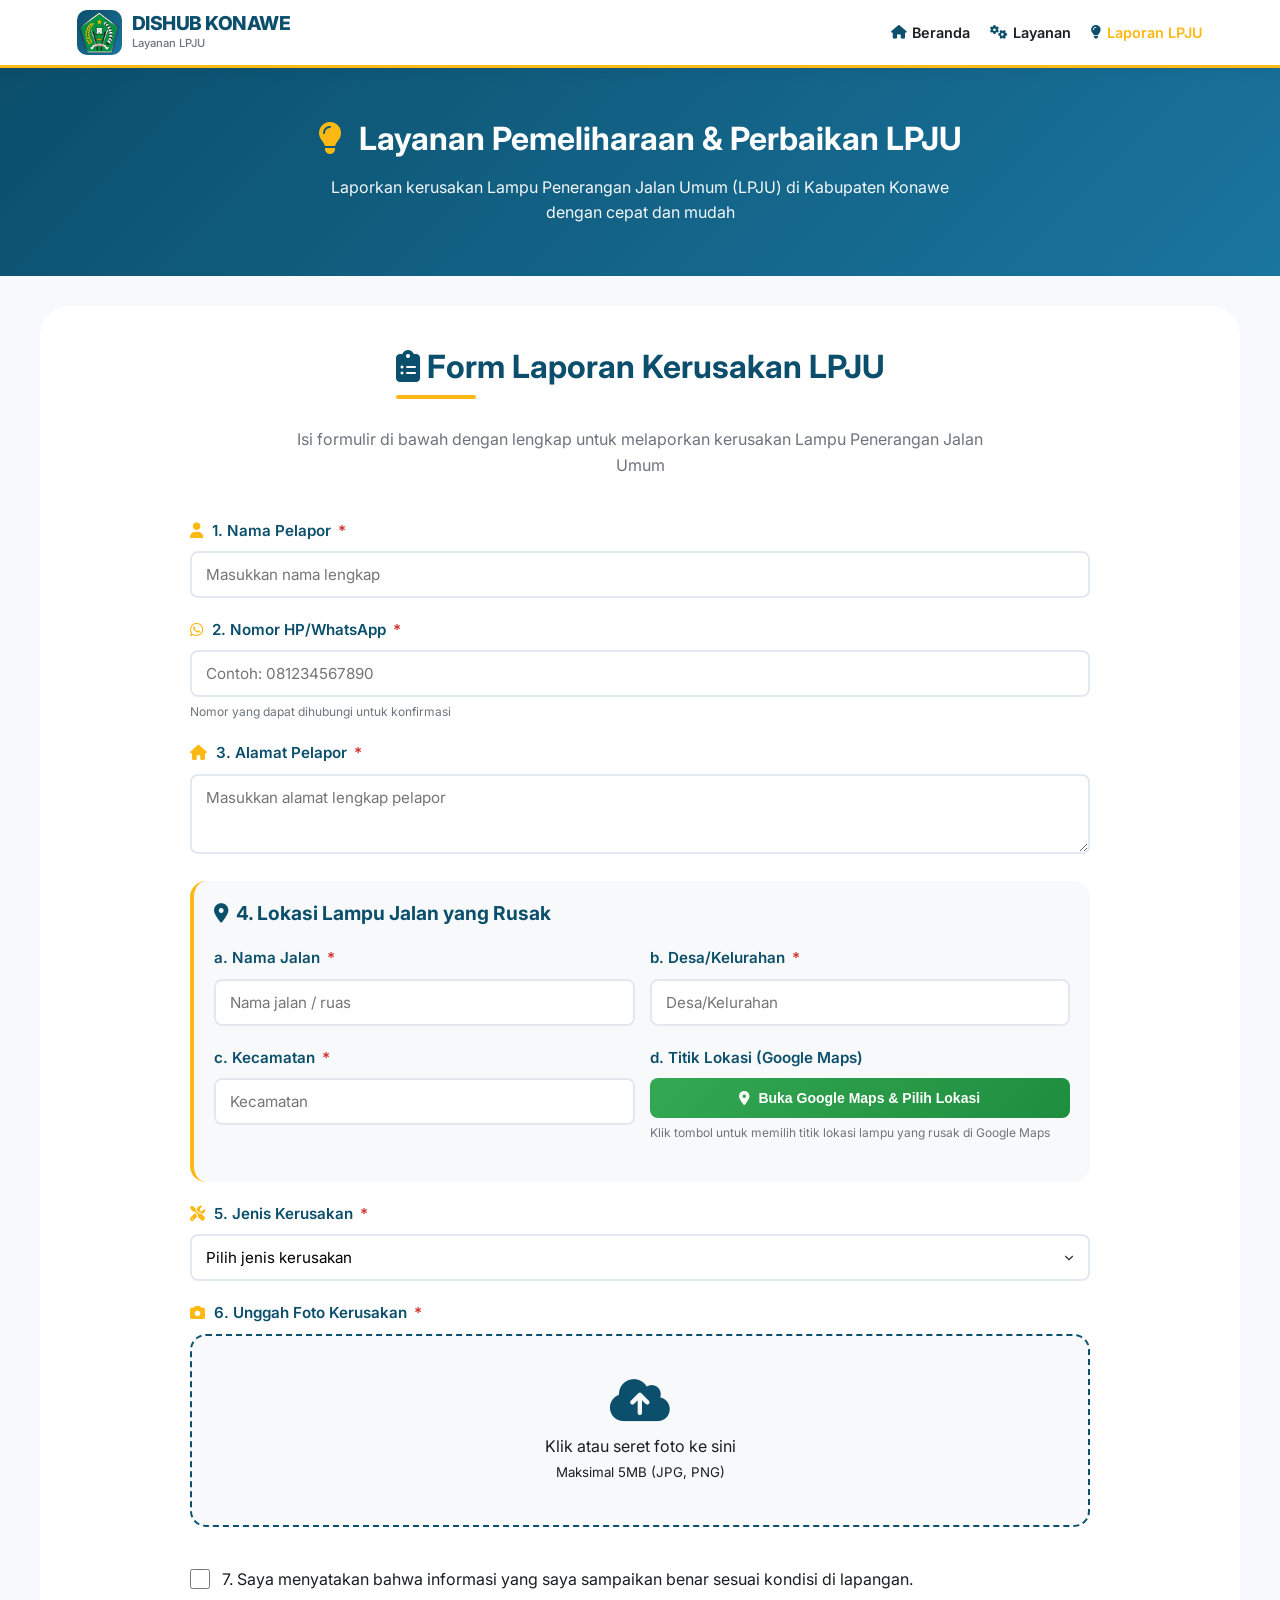
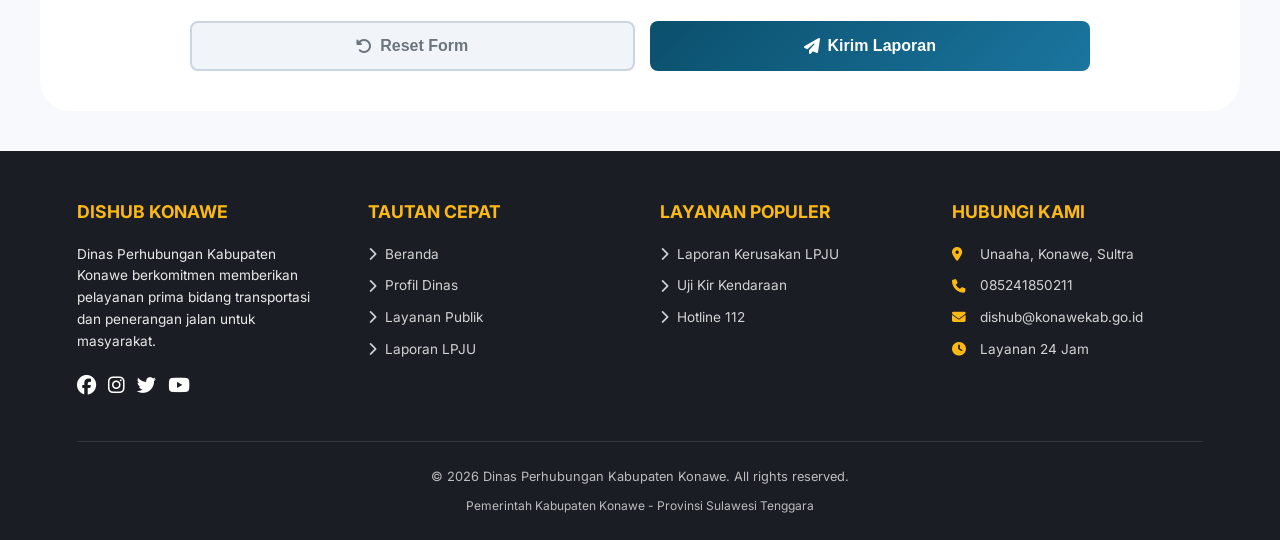
<file: layanan-LPJU.html>
<!DOCTYPE html>
<html lang="id">
<head>
    <meta charset="UTF-8">
    <meta name="viewport" content="width=device-width, initial-scale=1.0, viewport-fit=cover">
    <title>Layanan Pemeliharaan & Perbaikan LPJU - Dishub Konawe</title>

    <!-- Favicon / Icon Tab Browser -->
    <link rel="icon" type="image/png" sizes="32x32" href="img/logo-perhubungan.png">
    <link rel="icon" type="image/png" sizes="16x16" href="img/logo-perhubungan.png">
    <link rel="shortcut icon" href="img/logo-perhubungan.ico">
    
    <!-- Font Awesome Icons -->
    <link rel="stylesheet" href="https://cdnjs.cloudflare.com/ajax/libs/font-awesome/6.4.0/css/all.min.css">
    
    <!-- Google Fonts -->
    <link href="https://fonts.googleapis.com/css2?family=Inter:wght@300;400;500;600;700;800&display=swap" rel="stylesheet">
    
    <!-- CSS Utama -->
    <link rel="stylesheet" href="style-layanan-LPJU.css">
</head>
<body>
    <!-- NAVIGASI - SAMA SEPERTI PELAYANANUJIKIR.HTML -->
    <nav id="navbar">
        <div class="logo">
            <div class="logo-wrapper">
                <div class="logo-icon">
                    <img src="img/LOGO KONAWE.png" alt="Logo Kab. Konawe" class="logo-img" onerror="this.style.display='none'">
                </div>
                <div class="logo-text">
                    <span>DISHUB KONAWE</span>
                    <span>Layanan LPJU</span>
                </div>
            </div>
        </div>
        
        <div class="menu-toggle" id="menuToggle">
            <i class="fas fa-bars"></i>
        </div>

        <ul id="navMenu">
            <li><a href="index.html"><i class="fas fa-home"></i> Beranda</a></li>
            <li><a href="index.html#layanan"><i class="fas fa-cogs"></i> Layanan</a></li>
            <li><a href="#laporan" class="active"><i class="fas fa-lightbulb"></i> Laporan LPJU</a></li>
        </ul>
    </nav>

    <!-- HEADER HALAMAN -->
    <header class="page-header">
        <div class="container">
            <h1><i class="fas fa-lightbulb"></i> Layanan Pemeliharaan & Perbaikan LPJU</h1>
            <p>Laporkan kerusakan Lampu Penerangan Jalan Umum (LPJU) di Kabupaten Konawe dengan cepat dan mudah</p>
        </div>
    </header>

    <!-- KONTEN UTAMA -->
    <main class="lpju-content">
        <div class="container">
            <!-- ===== FORM LAPORAN LPJU ===== -->
            <section id="laporan" class="form-section">
                <div class="section-header">
                    <h2><i class="fas fa-clipboard-list"></i> Form Laporan Kerusakan LPJU</h2>
                    <p class="section-subtitle">Isi formulir di bawah dengan lengkap untuk melaporkan kerusakan Lampu Penerangan Jalan Umum</p>
                </div>

                <div class="form-container">
                    <form id="laporanLPJUForm">
                        <!-- Nama Pelapor -->
                        <div class="form-group">
                            <label for="namaPelapor" class="form-label">
                                <i class="fas fa-user"></i> 1. Nama Pelapor <span class="required">*</span>
                            </label>
                            <input type="text" class="form-control" id="namaPelapor" name="namaPelapor" required placeholder="Masukkan nama lengkap">
                        </div>

                        <!-- Nomor HP -->
                        <div class="form-group">
                            <label for="noHP" class="form-label">
                                <i class="fab fa-whatsapp"></i> 2. Nomor HP/WhatsApp <span class="required">*</span>
                            </label>
                            <input type="tel" class="form-control" id="noHP" name="noHP" required placeholder="Contoh: 081234567890">
                            <small class="form-text">Nomor yang dapat dihubungi untuk konfirmasi</small>
                        </div>

                        <!-- Alamat Pelapor -->
                        <div class="form-group">
                            <label for="alamatPelapor" class="form-label">
                                <i class="fas fa-home"></i> 3. Alamat Pelapor <span class="required">*</span>
                            </label>
                            <textarea class="form-control" id="alamatPelapor" name="alamatPelapor" required rows="2" placeholder="Masukkan alamat lengkap pelapor"></textarea>
                        </div>

                        <!-- Lokasi Lampu Rusak -->
                        <div class="form-subsection">
                            <h3 class="subsection-title"><i class="fas fa-map-marker-alt"></i> 4. Lokasi Lampu Jalan yang Rusak</h3>
                            
                            <div class="form-row">
                                <div class="form-group">
                                    <label for="namaJalan" class="form-label">a. Nama Jalan <span class="required">*</span></label>
                                    <input type="text" class="form-control" id="namaJalan" name="namaJalan" required placeholder="Nama jalan / ruas">
                                </div>

                                <div class="form-group">
                                    <label for="desa" class="form-label">b. Desa/Kelurahan <span class="required">*</span></label>
                                    <input type="text" class="form-control" id="desa" name="desa" required placeholder="Desa/Kelurahan">
                                </div>
                            </div>

                            <div class="form-row">
                                <div class="form-group">
                                    <label for="kecamatan" class="form-label">c. Kecamatan <span class="required">*</span></label>
                                    <input type="text" class="form-control" id="kecamatan" name="kecamatan" required placeholder="Kecamatan">
                                </div>

                                <div class="form-group">
                                    <label for="titikLokasi" class="form-label">d. Titik Lokasi (Google Maps)</label>
                                    <button type="button" class="btn-map-location" id="getLocationBtn">
                                        <i class="fas fa-map-marker-alt"></i> Buka Google Maps & Pilih Lokasi
                                    </button>
                                    <input type="hidden" id="latitude" name="latitude">
                                    <input type="hidden" id="longitude" name="longitude">
                                    <div id="locationDisplay" class="location-display"></div>
                                    <small class="form-text">Klik tombol untuk memilih titik lokasi lampu yang rusak di Google Maps</small>
                                </div>
                            </div>
                        </div>

                        <!-- Jenis Kerusakan -->
                        <div class="form-group">
                            <label for="jenisKerusakan" class="form-label">
                                <i class="fas fa-tools"></i> 5. Jenis Kerusakan <span class="required">*</span>
                            </label>
                            <select class="form-control" id="jenisKerusakan" name="jenisKerusakan" required>
                                <option value="">Pilih jenis kerusakan</option>
                                <option value="Lampu mati total">💡 Lampu mati total</option>
                                <option value="Lampu redup">🌙 Lampu redup / kurang terang</option>
                                <option value="Lampu berkedip-kedip">✨ Lampu berkedip-kedip</option>
                                <option value="Lampu menyala siang hari">☀️ Lampu menyala siang hari</option>
                                <option value="Tiang lampu miring/rusak">🏗️ Tiang lampu miring/rusak</option>
                                <option value="Kabel terputus/rusak">🔌 Kabel terputus/rusak</option>
                                <option value="Box panel rusak">📦 Box panel rusak</option>
                                <option value="Kerusakan lainnya">📝 Kerusakan lainnya</option>
                            </select>
                        </div>

                        <!-- Kerusakan Lainnya (hidden by default) -->
                        <div class="form-group" id="kerusakanLainGroup" style="display:none;">
                            <label for="kerusakanLain" class="form-label">Jelaskan kerusakan lainnya <span class="required">*</span></label>
                            <textarea class="form-control" id="kerusakanLain" name="kerusakanLain" rows="2" placeholder="Silakan jelaskan kerusakan yang terjadi..."></textarea>
                        </div>

                        <!-- Upload Foto -->
                        <div class="form-group">
                            <label for="fotoKerusakan" class="form-label">
                                <i class="fas fa-camera"></i> 6. Unggah Foto Kerusakan <span class="required">*</span>
                            </label>
                            <div class="file-upload-area" id="fileUploadArea">
                                <div class="upload-icon">
                                    <i class="fas fa-cloud-upload-alt"></i>
                                </div>
                                <p>Klik atau seret foto ke sini</p>
                                <small>Maksimal 5MB (JPG, PNG)</small>
                                <input type="file" id="fotoKerusakan" accept="image/jpeg,image/png" required>
                            </div>
                            <div id="previewContainer" class="preview-container"></div>
                        </div>

                        <!-- Pernyataan -->
                        <div class="checkbox-group">
                            <input type="checkbox" id="pernyataan" required>
                            <label for="pernyataan">
                                7. Saya menyatakan bahwa informasi yang saya sampaikan benar sesuai kondisi di lapangan.
                            </label>
                        </div>

                        <!-- Tombol Form -->
                        <div class="form-actions">
                            <button type="reset" class="btn-reset" id="resetBtn">
                                <i class="fas fa-undo-alt"></i> Reset Form
                            </button>
                            <button type="submit" class="btn-submit" id="submitBtn">
                                <i class="fas fa-paper-plane"></i> Kirim Laporan
                            </button>
                        </div>
                    </form>
                </div>
            </section>
        </div>
    </main>

    <!-- FOOTER -->
    <footer>
        <div class="footer-grid">
            <div>
                <h3>DISHUB KONAWE</h3>
                <p class="footer-desc">Dinas Perhubungan Kabupaten Konawe berkomitmen memberikan pelayanan prima bidang transportasi dan penerangan jalan untuk masyarakat.</p>
                <div class="social-links">
                    <a href="#"><i class="fab fa-facebook"></i></a>
                    <a href="#"><i class="fab fa-instagram"></i></a>
                    <a href="#"><i class="fab fa-twitter"></i></a>
                    <a href="#"><i class="fab fa-youtube"></i></a>
                </div>
            </div>
            
            <div>
                <h3>TAUTAN CEPAT</h3>
                <ul class="footer-links">
                    <li><a href="index.html"><i class="fas fa-chevron-right"></i> Beranda</a></li>
                    <li><a href="index.html#profil"><i class="fas fa-chevron-right"></i> Profil Dinas</a></li>
                    <li><a href="index.html#layanan"><i class="fas fa-chevron-right"></i> Layanan Publik</a></li>
                    <li><a href="#laporan"><i class="fas fa-chevron-right"></i> Laporan LPJU</a></li>
                </ul>
            </div>
            
            <div>
                <h3>LAYANAN POPULER</h3>
                <ul class="footer-links">
                    <li><a href="#laporan"><i class="fas fa-chevron-right"></i> Laporan Kerusakan LPJU</a></li>
                    <li><a href="PelayananUjiKir.html"><i class="fas fa-chevron-right"></i> Uji Kir Kendaraan</a></li>
                    <li><a href="#"><i class="fas fa-chevron-right"></i> Hotline 112</a></li>
                </ul>
            </div>
            
            <div>
                <h3>HUBUNGI KAMI</h3>
                <ul class="footer-links contact-footer">
                    <li><i class="fas fa-map-marker-alt"></i> Unaaha, Konawe, Sultra</li>
                    <li><i class="fas fa-phone"></i> 085241850211</li>
                    <li><i class="fas fa-envelope"></i> dishub@konawekab.go.id</li>
                    <li><i class="fas fa-clock"></i> Layanan 24 Jam</li>
                </ul>
            </div>
        </div>
        
        <div class="footer-bottom">
            <p>© 2026 Dinas Perhubungan Kabupaten Konawe. All rights reserved.</p>
            <p class="footer-credit">Pemerintah Kabupaten Konawe - Provinsi Sulawesi Tenggara</p>
        </div>
    </footer>

    <!-- BACK TO TOP -->
    <a href="#" class="back-to-top" id="backToTop">
        <i class="fas fa-arrow-up"></i>
    </a>

    <script src="script-pelayanan-lpju.js"></script>
</body>
</html>
</file>
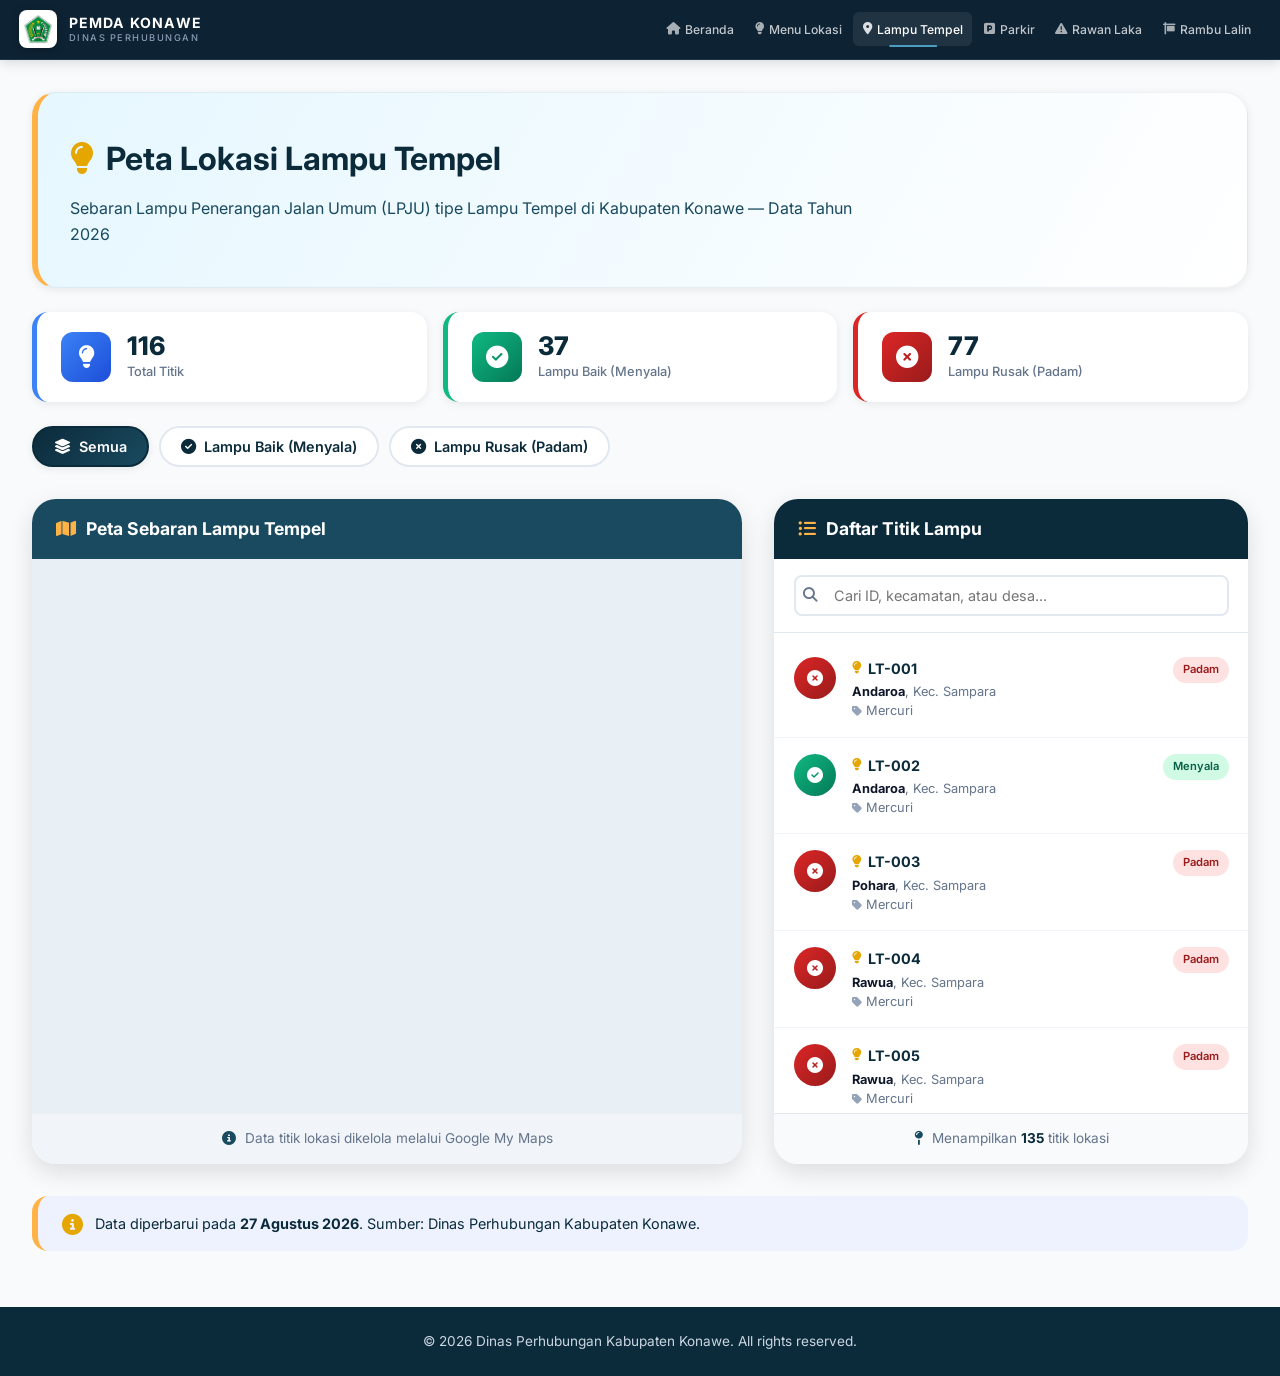
<file: lokasiLT.html>
<!DOCTYPE html>
<html lang="id">
<head>
    <meta charset="UTF-8">
    <meta name="viewport" content="width=device-width, initial-scale=1.0, user-scalable=yes">
    <title>Peta Lokasi Lampu Tempel - Dinas Perhubungan Kabupaten Konawe</title>
    <!-- Favicon -->
    <link rel="icon" type="image/png" sizes="32x32" href="img/logo-perhubungan.png">
    <link rel="icon" type="image/png" sizes="16x16" href="img/logo-perhubungan.png">
    <!-- CSS Eksternal -->
    <link rel="stylesheet" href="lokasiLT.css">
    <!-- Font Awesome 6 -->
    <link rel="stylesheet" href="https://cdnjs.cloudflare.com/ajax/libs/font-awesome/6.4.0/css/all.min.css">
    <!-- Google Fonts -->
    <link href="https://fonts.googleapis.com/css2?family=Inter:wght@300;400;500;600;700;800&display=swap" rel="stylesheet">
</head>
<body>

    <!-- ==================== NAVBAR ==================== -->
    <nav class="navbar">
        <div class="nav-container">
            <div class="logo-area">
                <img src="img/LOGO KONAWE.png" alt="Logo Kab. Konawe" class="logo-konawe" id="logoKonawe">
                <div class="brand-text">
                    <span class="dishub-title">PEMDA KONAWE</span>
                    <span class="dishub-sub">Dinas Perhubungan</span>
                </div>
            </div>
            <button class="nav-toggle" id="navToggle" aria-label="Menu">
                <i class="fas fa-bars"></i>
            </button>
            <ul class="nav-menu" id="navMenu">
                <li><a href="index.html" class="nav-link"><i class="fas fa-home"></i> Beranda</a></li>
                <li><a href="index.html#peta-lokasi" class="nav-link"><i class="fas fa-lightbulb"></i>Menu Lokasi</a></li>
                <li><a href="lokasiLT.html" class="nav-link active"><i class="fas fa-map-marker-alt"></i> Lampu Tempel</a></li>
                <li><a href="#" class="nav-link"><i class="fas fa-parking"></i> Parkir</a></li>
                <li><a href="#" class="nav-link"><i class="fas fa-exclamation-triangle"></i> Rawan Laka</a></li>
                <li><a href="#" class="nav-link"><i class="fas fa-sign"></i> Rambu Lalin</a></li>
            </ul>
        </div>
    </nav>

    <!-- ==================== MAIN CONTENT ==================== -->
    <main class="lokasi-container">

        <!-- HERO SECTION -->
        <div class="hero-section">
            <h1><i class="fas fa-lightbulb"></i> Peta Lokasi Lampu Tempel</h1>
            <p>Sebaran Lampu Penerangan Jalan Umum (LPJU) tipe Lampu Tempel di Kabupaten Konawe — Data Tahun 2026</p>
        </div>

        <!-- STATISTIK RINGKASAN -->
        <div class="stats-section">
            <div class="stat-card stat-total">
                <div class="stat-icon"><i class="fas fa-lightbulb"></i></div>
                <div class="stat-info">
                    <span class="stat-number" id="statTotal">0</span>
                    <span class="stat-label">Total Titik</span>
                </div>
            </div>
            <div class="stat-card stat-baik">
                <div class="stat-icon"><i class="fas fa-check-circle"></i></div>
                <div class="stat-info">
                    <span class="stat-number" id="statBaik">0</span>
                    <span class="stat-label">Lampu Baik (Menyala)</span>
                </div>
            </div>
            <div class="stat-card stat-rusak">
                <div class="stat-icon"><i class="fas fa-times-circle"></i></div>
                <div class="stat-info">
                    <span class="stat-number" id="statRusak">0</span>
                    <span class="stat-label">Lampu Rusak (Padam)</span>
                </div>
            </div>
        </div>

        <!-- FILTER TAB -->
        <div class="filter-section">
            <div class="filter-buttons" id="filterButtons">
                <button class="filter-btn active" data-filter="all">
                    <i class="fas fa-layer-group"></i> Semua
                </button>
                <button class="filter-btn filter-baik" data-filter="baik">
                    <i class="fas fa-check-circle"></i> Lampu Baik (Menyala)
                </button>
                <button class="filter-btn filter-rusak" data-filter="rusak">
                    <i class="fas fa-times-circle"></i> Lampu Rusak (Padam)
                </button>
            </div>
        </div>

        <!-- DUA KOLOM: PETA + DAFTAR LOKASI -->
        <div class="lokasi-wrapper">

            <!-- Kolom Kiri: Peta My Maps -->
            <div class="map-section">
                <div class="section-title">
                    <i class="fas fa-map"></i> Peta Sebaran Lampu Tempel
                </div>
                <div class="map-container">
                    <iframe
                        id="myMapsFrame"
                        src="https://www.google.com/maps/d/embed?mid=1FDFfu-nqo87Lsx7r5oWHdjmZPd3LHw0&ehbc=2E312F"
                        width="100%"
                        height="100%"
                        style="border:0;"
                        allowfullscreen=""
                        loading="lazy"
                        referrerpolicy="no-referrer-when-downgrade">
                    </iframe>
                </div>
                <div class="map-caption">
                    <i class="fas fa-info-circle"></i> Data titik lokasi dikelola melalui Google My Maps
                </div>
            </div>

            <!-- Kolom Kanan: Daftar Lokasi -->
            <div class="list-section">
                <div class="section-title">
                    <i class="fas fa-list-ul"></i> Daftar Titik Lampu
                </div>
                <div class="search-box">
                    <i class="fas fa-search"></i>
                    <input type="text" id="searchInput" placeholder="Cari ID, kecamatan, atau desa...">
                </div>
                <div class="lokasi-list" id="lokasiList">
                    <!-- Akan diisi oleh JavaScript -->
                </div>
                <div class="list-info">
                    <p><i class="fas fa-map-pin"></i> Menampilkan <strong id="totalLokasi">0</strong> titik lokasi</p>
                </div>
            </div>

        </div>

        <!-- INFO TAMBAHAN -->
        <div class="info-banner">
            <i class="fas fa-info-circle"></i>
            <span>Data diperbarui pada <strong>27 Agustus 2026</strong>. Sumber: Dinas Perhubungan Kabupaten Konawe.</span>
        </div>

    </main>

    <!-- ==================== FOOTER ==================== -->
     
    <footer class="lokasi-footer">
        <p>&copy; 2026 Dinas Perhubungan Kabupaten Konawe. All rights reserved.</p>
    </footer>

    <!-- ==================== JAVASCRIPT ==================== -->
    <script src="LokasiLT.js"></script>
</body>
</html>
</file>
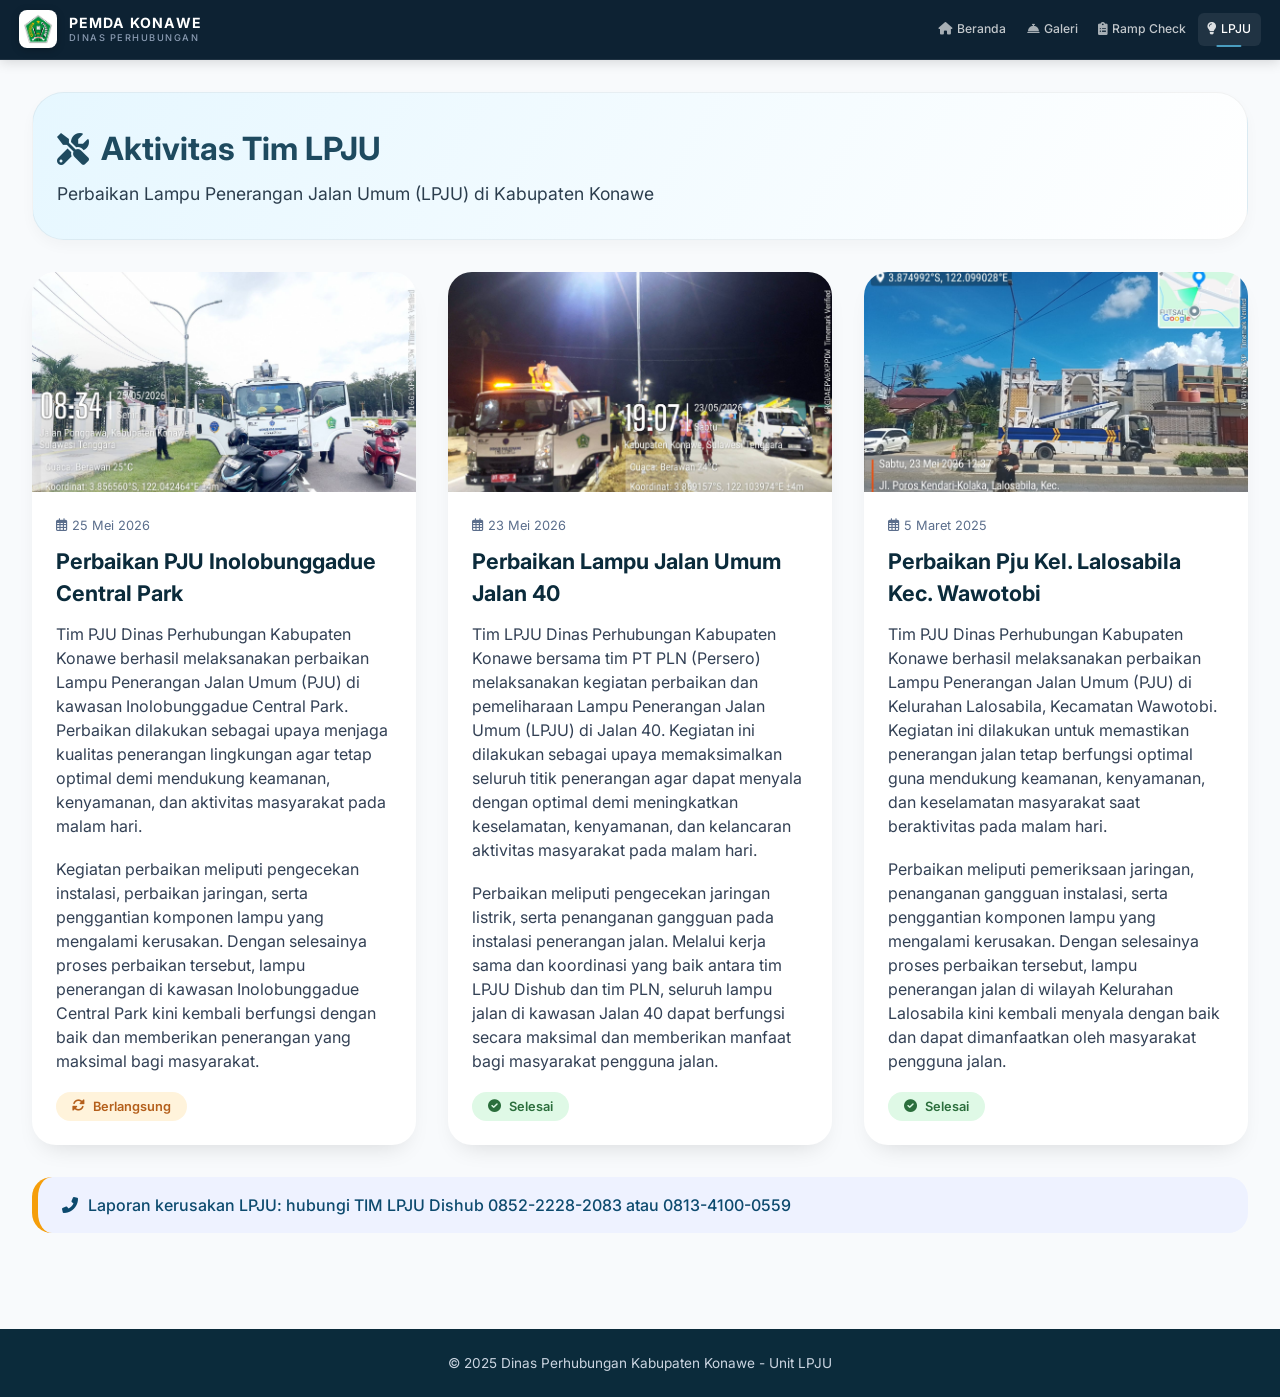
<file: LPJU.html>
<!DOCTYPE html>
<html lang="id">
<head>
    <meta charset="UTF-8">
    <meta name="viewport" content="width=device-width, initial-scale=1.0, user-scalable=yes">
    <title>LPJU - Dinas Perhubungan Kabupaten Konawe</title>
    <!-- Link ke CSS eksternal -->
    <link rel="stylesheet" href="style-lpju.css">
    <!-- Font Awesome 6 (Free Icons) -->
    <link rel="stylesheet" href="https://cdnjs.cloudflare.com/ajax/libs/font-awesome/6.0.0-beta3/css/all.min.css">
    <!-- Google Fonts -->
    <link href="https://fonts.googleapis.com/css2?family=Inter:wght@300;400;500;600;700;800&display=swap" rel="stylesheet">
</head>
<body>

    <!-- NAVBAR -->
    <nav class="navbar" id="navbar">
        <div class="nav-container">
            <div class="logo-area">
                <div class="logo-wrapper">
                    <img src="img/LOGO KONAWE.png" alt="Logo Kab. Konawe" class="logo-konawe" id="logoKonawe">
                </div>
                <div class="brand-text">
                    <span class="pemda-title">PEMDA KONAWE</span>
                    <span class="pemda-sub">Dinas Perhubungan</span>
                </div>
            </div>
            <button class="nav-toggle" id="navToggle" aria-label="Menu">
                <i class="fas fa-bars"></i>
            </button>
            <ul class="nav-menu" id="navMenu">
                <li><a href="index.html" class="nav-link"><i class="fas fa-home"></i> Beranda</a></li>
                <li><a href="index.html#galeri" class="nav-link"><i class="fas fa-concierge-bell"></i> Galeri</a></li>
                <li><a href="rampcheck.html" class="nav-link"><i class="fas fa-clipboard-list"></i> Ramp Check</a></li>
                <li><a href="LPJU.html" class="nav-link active"><i class="fas fa-lightbulb"></i> LPJU</a></li>
            </ul>
        </div>
    </nav>

    <!-- MAIN CONTENT: BERITA LPJU -->
    <main class="lpju-container">
        <div class="hero-section">
            <h1><i class="fas fa-tools"></i> Aktivitas Tim LPJU</h1>
            <p>Perbaikan Lampu Penerangan Jalan Umum (LPJU) di Kabupaten Konawe</p>
        </div>

        <section class="news-grid" id="beritaGrid">
            <!-- Berita 1 -->
            <!-- <article class="news-card">
                <div class="card-img">
                    <img src="images/perbaikan2.jpg" alt="Tim LPJU" onerror="this.src='https://placehold.co/600x400/e2e8f0/1e293b?text=Gambar+Tim+LPJU'">
                </div>
                <div class="card-content">
                    <div class="date-badge"><i class="far fa-calendar-alt"></i> 10 Maret 2025</div>
                    <h3>Rapid Response: Lampu Jalan Simpang Lima</h3>
                    <p>Laporan warga tentang lampu padam di Simpang Lima langsung ditindaklanjuti. Kurang dari 24 jam, tim sudah melakukan perbaikan total.</p>
                    <span class="status success"><i class="fas fa-check-circle"></i> Selesai</span>
                </div>
            </article> -->

            <!-- Berita 2 -->
            <article class="news-card">
                <div class="card-img">
                    <img src="img/LPJU 3.jpeg" alt="Malam hari" onerror="this.src='https://placehold.co/600x400/e2e8f0/1e293b?text=Monitoring+LPJU'">
                </div>
                <div class="card-content">
                    <div class="date-badge"><i class="far fa-calendar-alt"></i> 25 Mei 2026</div>
                    <h3>Perbaikan PJU Inolobunggadue Central Park</h3>
                    <p>Tim PJU Dinas Perhubungan Kabupaten Konawe berhasil melaksanakan perbaikan Lampu Penerangan Jalan Umum (PJU) di kawasan Inolobunggadue Central Park. Perbaikan dilakukan sebagai upaya menjaga kualitas penerangan lingkungan agar tetap optimal demi mendukung keamanan, kenyamanan, dan aktivitas masyarakat pada malam hari.</p>
                    <p>Kegiatan perbaikan meliputi pengecekan instalasi, perbaikan jaringan, serta penggantian komponen lampu yang mengalami kerusakan. Dengan selesainya proses perbaikan tersebut, lampu penerangan di kawasan Inolobunggadue Central Park kini kembali berfungsi dengan baik dan memberikan penerangan yang maksimal bagi masyarakat.</p>
                    <span class="status progress"><i class="fas fa-sync-alt"></i> Berlangsung</span>
                </div>
            </article>

            <!-- Berita 3 -->
            <article class="news-card">
                <div class="card-img">
                    <img src="img/LPJU 1.jpeg" alt="Perbaikan LPJU" onerror="this.src='https://placehold.co/600x400/e2e8f0/1e293b?text=Gambar+LPJU'">
                </div>
                <div class="card-content">
                    <div class="date-badge"><i class="far fa-calendar-alt"></i> 23 Mei 2026</div>
                    <h3>Perbaikan Lampu Jalan Umum Jalan 40</h3>
                    <p>Tim LPJU Dinas Perhubungan Kabupaten Konawe bersama tim PT PLN (Persero) melaksanakan kegiatan perbaikan dan pemeliharaan Lampu Penerangan Jalan Umum (LPJU) di Jalan 40. Kegiatan ini dilakukan sebagai upaya memaksimalkan seluruh titik penerangan agar dapat menyala dengan optimal demi meningkatkan keselamatan, kenyamanan, dan kelancaran aktivitas masyarakat pada malam hari.</p>
                    <p>Perbaikan meliputi pengecekan jaringan listrik, serta penanganan gangguan pada instalasi penerangan jalan. Melalui kerja sama dan koordinasi yang baik antara tim LPJU Dishub dan tim PLN, seluruh lampu jalan di kawasan Jalan 40 dapat berfungsi secara maksimal dan memberikan manfaat bagi masyarakat pengguna jalan.</p>
                    <span class="status success"><i class="fas fa-check-circle"></i> Selesai</span>
                </div>
            </article>

            <!-- Berita 4 -->
            <article class="news-card">
                <div class="card-img">
                    <img src="img/LPJU 2.jpeg" alt="Pemeliharaan" onerror="this.src='https://placehold.co/600x400/e2e8f0/1e293b?text=Pemeliharaan+LPJU'">
                </div>
                <div class="card-content">
                    <div class="date-badge"><i class="far fa-calendar-alt"></i> 5 Maret 2025</div>
                    <h3>Perbaikan Pju Kel. Lalosabila Kec. Wawotobi</h3>
                        <p>Tim PJU Dinas Perhubungan Kabupaten Konawe berhasil melaksanakan perbaikan Lampu Penerangan Jalan Umum (PJU) 
                        di Kelurahan Lalosabila, Kecamatan Wawotobi. Kegiatan ini dilakukan untuk memastikan penerangan jalan tetap berfungsi 
                        optimal guna mendukung keamanan, kenyamanan, dan keselamatan masyarakat saat beraktivitas pada malam hari.</p>
                        <p>Perbaikan meliputi pemeriksaan jaringan, penanganan gangguan instalasi, serta penggantian komponen lampu yang 
                        mengalami kerusakan. Dengan selesainya proses perbaikan tersebut, lampu penerangan jalan di wilayah Kelurahan Lalosabila kini kembali 
                        menyala dengan baik dan dapat dimanfaatkan oleh masyarakat pengguna jalan.</p>
                    <span class="status success"><i class="fas fa-check-circle"></i> Selesai</span>
                </div>
            </article>
        </section>
        
        <!-- Info tambahan -->
        <div class="info-banner">
            <i class="fas fa-phone-alt"></i> Laporan kerusakan LPJU: hubungi TIM LPJU Dishub 0852-2228-2083 atau 0813-4100-0559
        </div>
    </main>

    <!-- FOOTER sederhana -->
    <footer class="lpju-footer">
        <p>&copy; 2025 Dinas Perhubungan Kabupaten Konawe - Unit LPJU</p>
    </footer>

    <!-- JavaScript Eksternal -->
    <script src="script-lpju.js"></script>
</body>
</html>
</file>
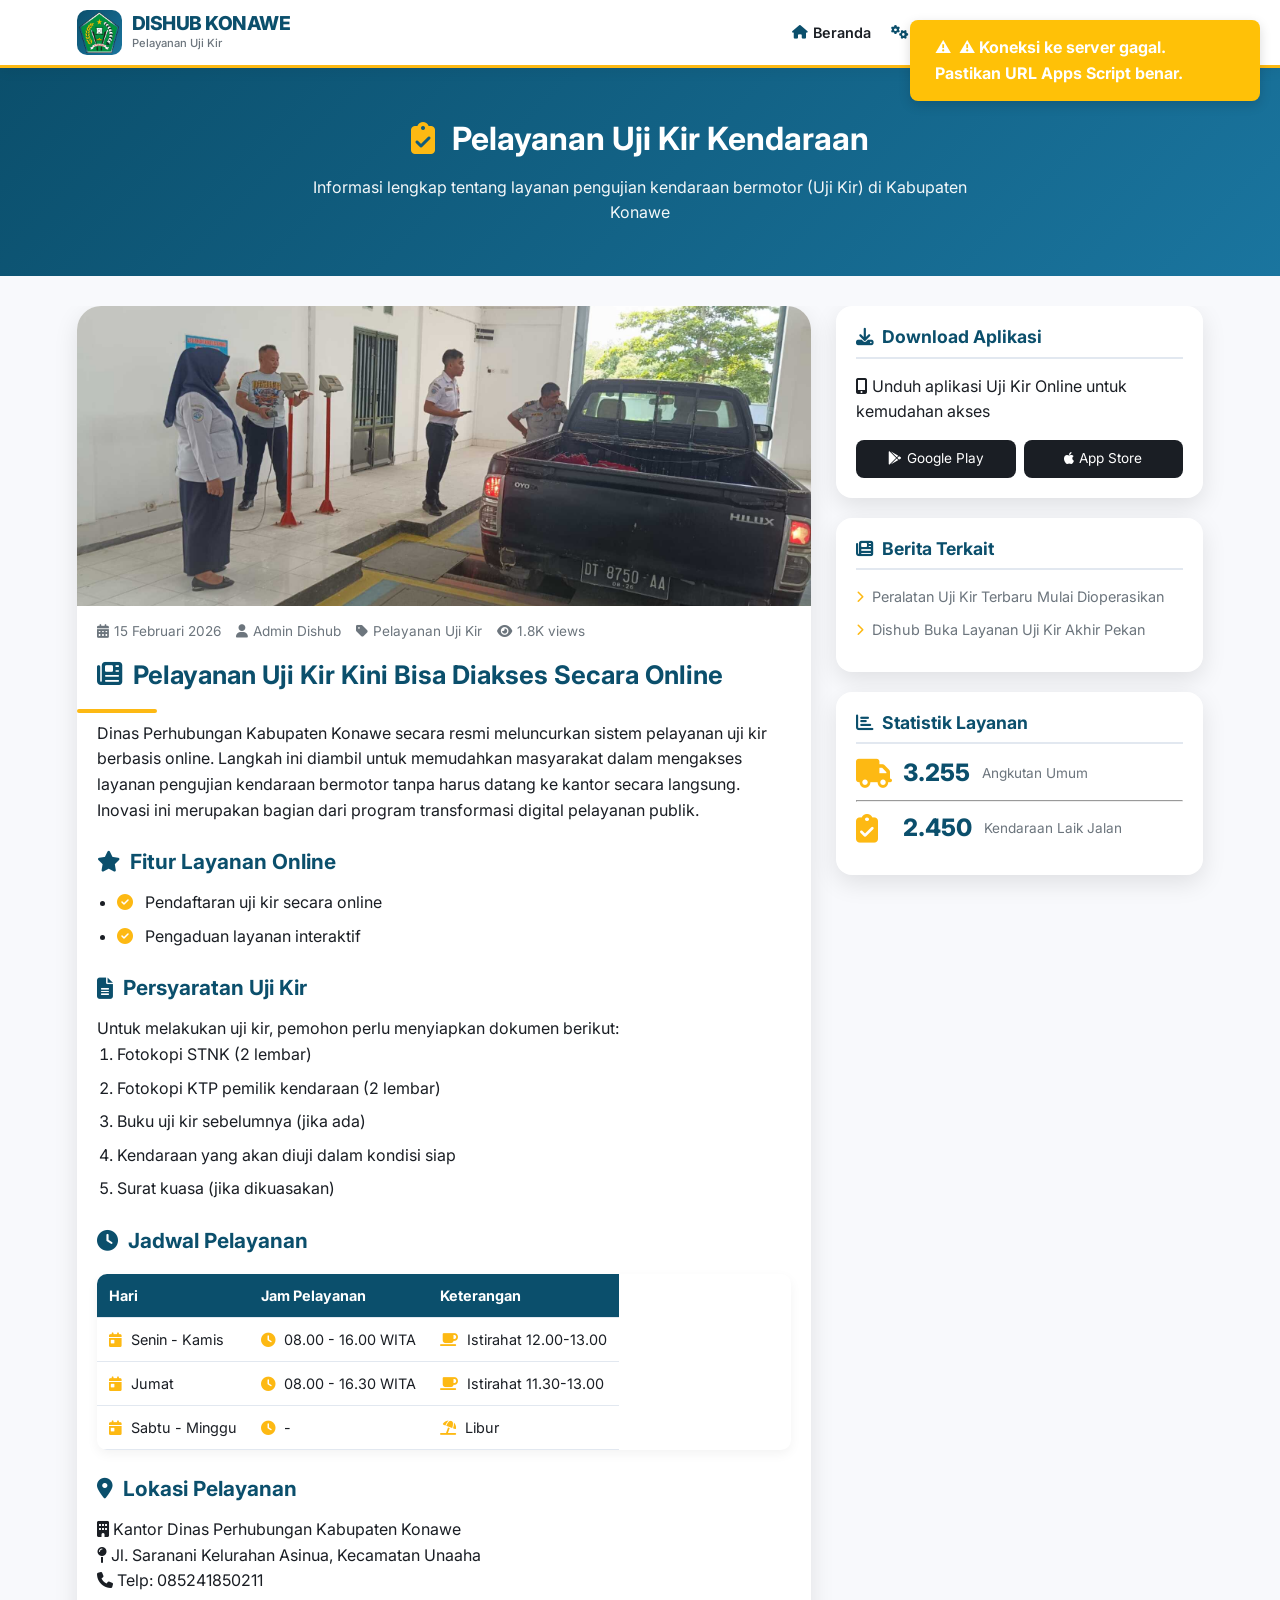
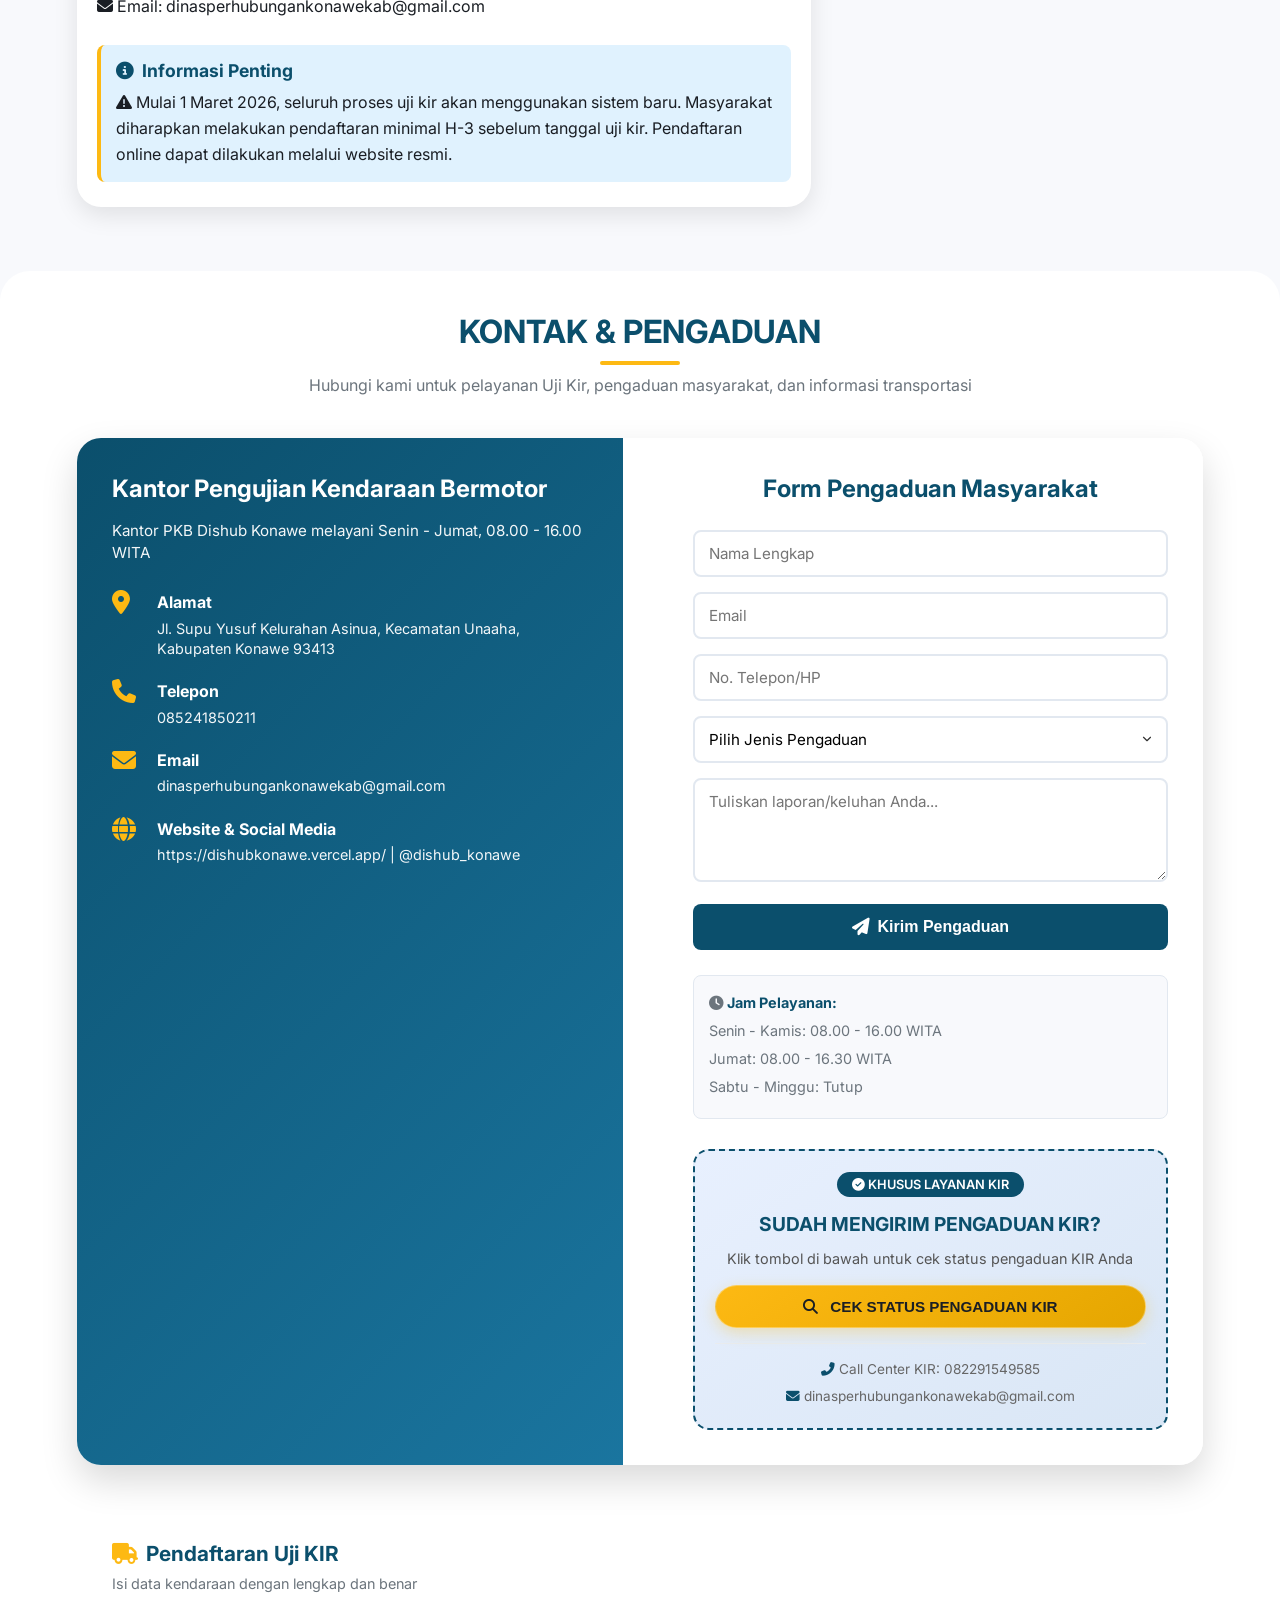
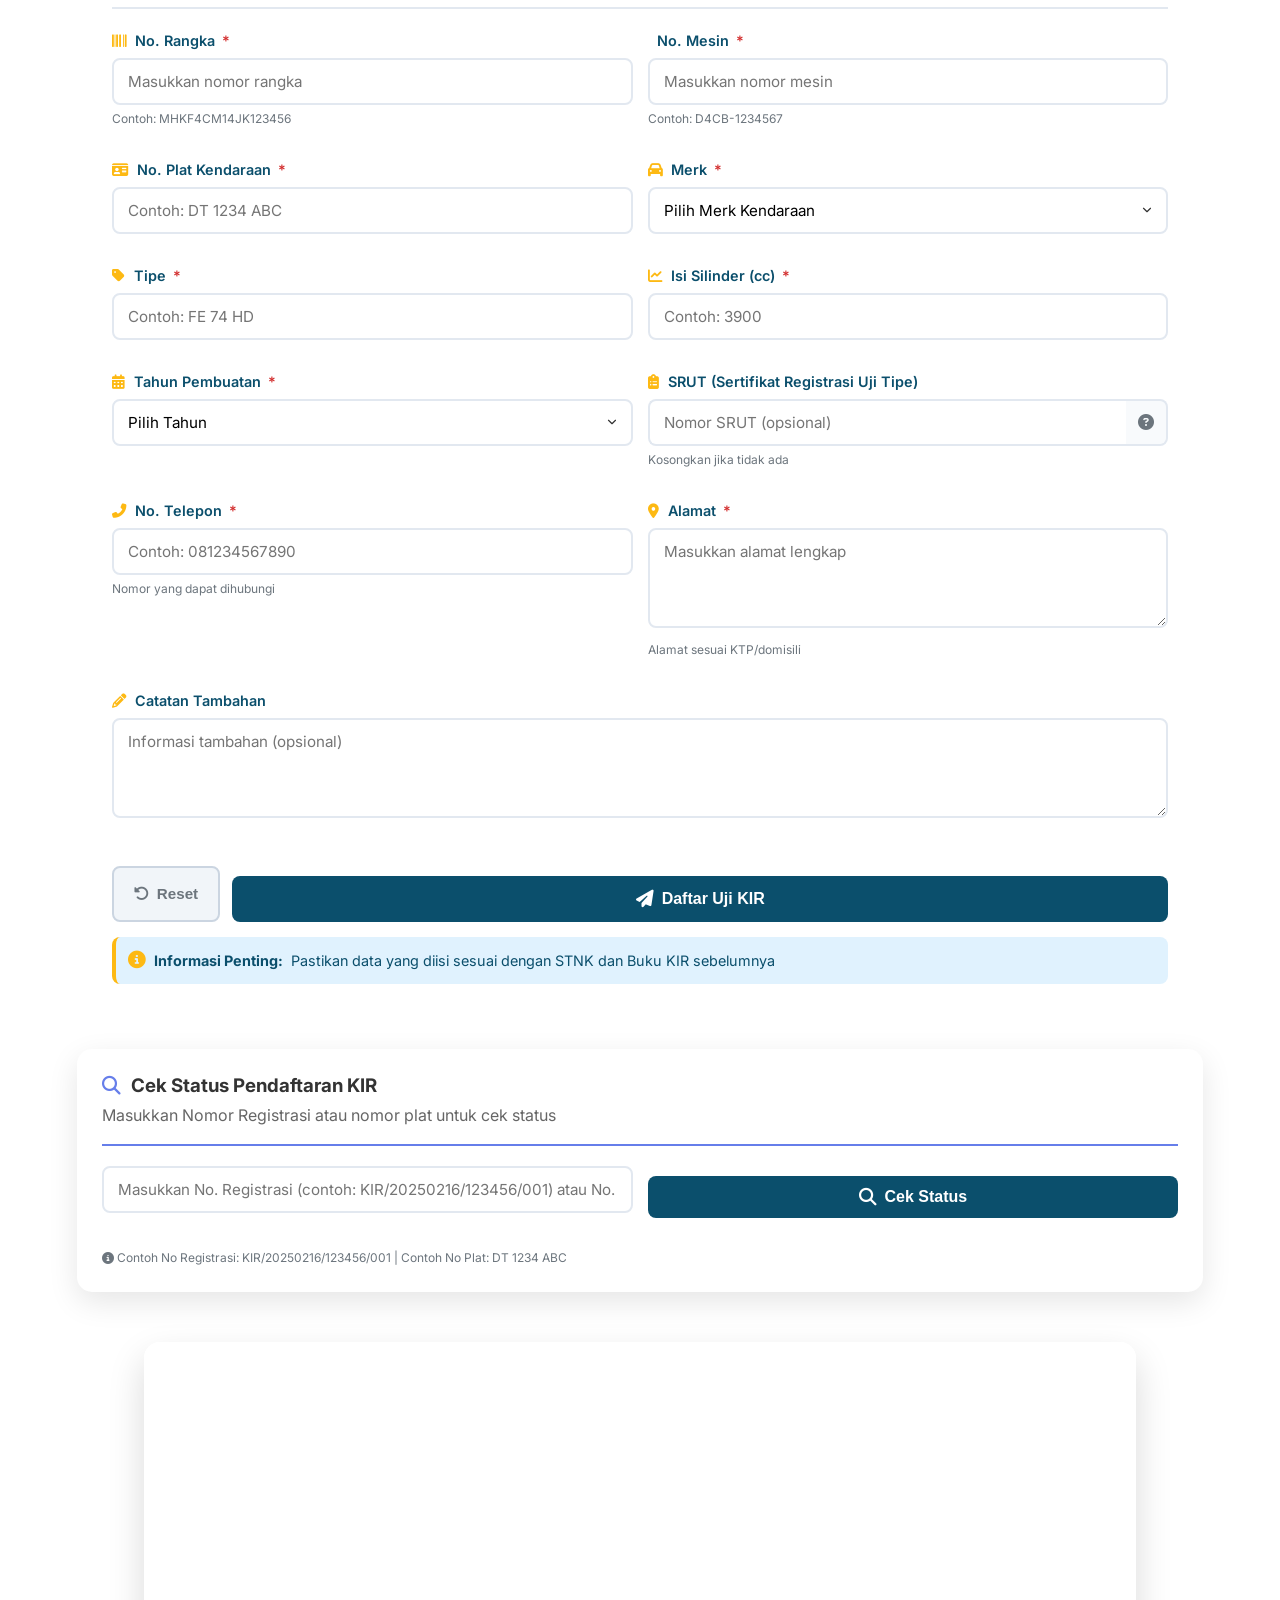
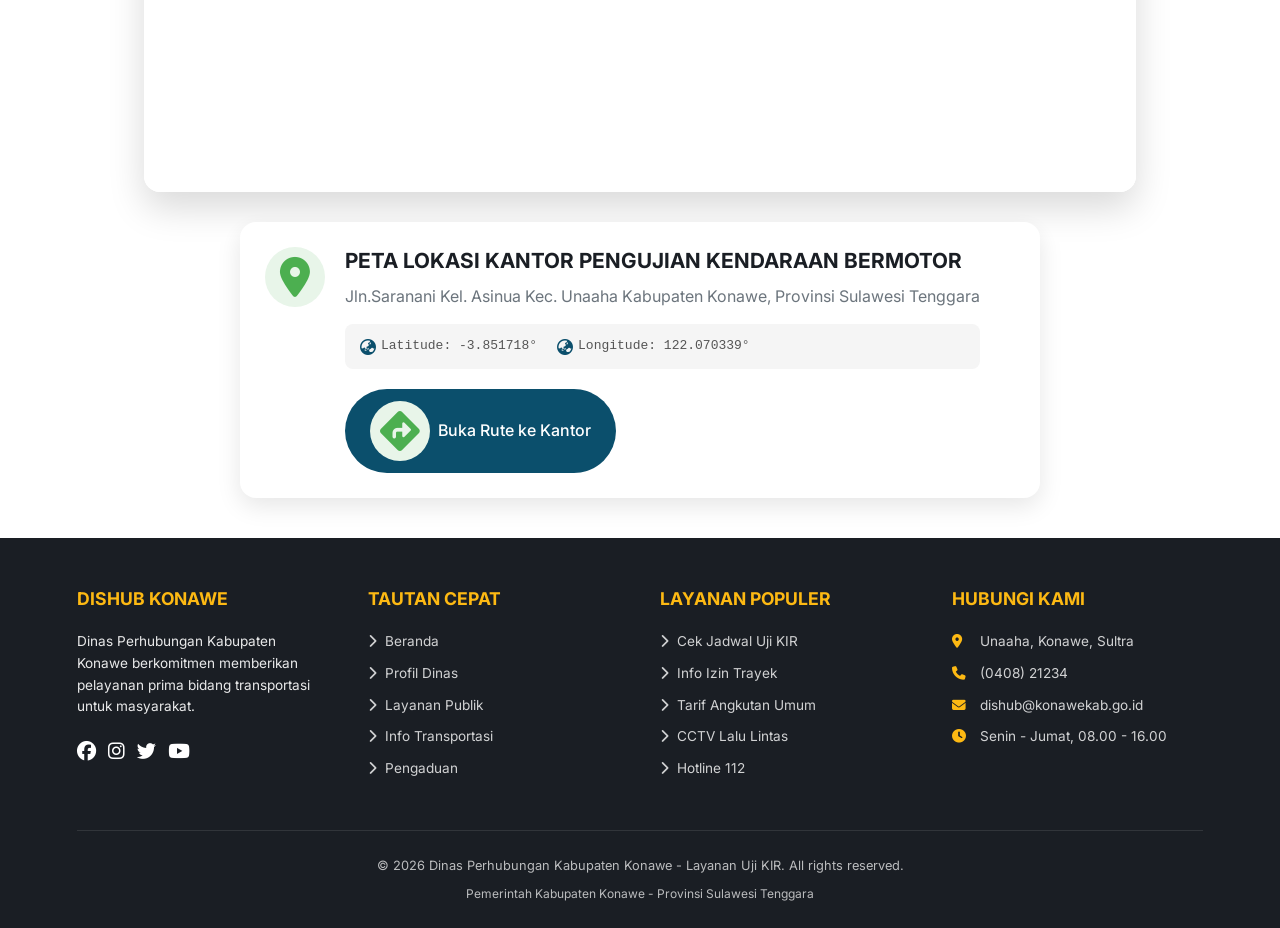
<file: PelayananUjiKir.html>
<!DOCTYPE html>
<html lang="id">
<head>
    <meta charset="UTF-8">
    <meta name="viewport" content="width=device-width, initial-scale=1.0">
    <title>Pelayanan Uji Kir Kendaraan - Dishub Konawe</title>

    <!-- Favicon / Icon Tab Browser -->
    <link rel="icon" type="image/png" sizes="32x32" href="img/logo-perhubungan.png">
    <link rel="icon" type="image/png" sizes="16x16" href="img/logo-perhubungan.png">
    <link rel="shortcut icon" href="img/logo-perhubungan.ico">
    
    <!-- Font Awesome Icons -->
    <link rel="stylesheet" href="https://cdnjs.cloudflare.com/ajax/libs/font-awesome/6.4.0/css/all.min.css">
    
    <!-- Google Fonts -->
    <link href="https://fonts.googleapis.com/css2?family=Inter:wght@300;400;500;600;700;800&display=swap" rel="stylesheet">
    
    <!-- AOS Animation Library -->
    <link href="https://unpkg.com/aos@2.3.1/dist/aos.css" rel="stylesheet">
    
    <!-- CSS Utama -->
    <link rel="stylesheet" href="style-pelayanan.css">
</head>
<body>
    <!-- NAVIGASI -->
    <nav id="navbar">
        <div class="logo">
            <div class="logo-wrapper">
                <div class="logo-icon">
                    <img src="img/LOGO KONAWE.png" alt="Logo Kab. Konawe" class="logo-img" onerror="this.style.display='none'">
                </div>
                <div class="logo-text">
                    <span>DISHUB KONAWE</span>
                    <span>Pelayanan Uji Kir</span>
                </div>
            </div>
        </div>
        
        <div class="menu-toggle" id="menuToggle">
            <i class="fas fa-bars"></i>
        </div>

        <ul id="navMenu">
            <li><a href="index.html"><i class="fas fa-home"></i> Beranda</a></li>
            <li><a href="index.html#layanan" class="active"><i class="fas fa-cogs"></i> Layanan</a></li>
            <li><a href="#aduan"><i class="fas fa-phone-alt"></i> Pengaduan</a></li>
            <li><a href="#daftar"><i class="fas fa-truck"></i> Daftar KIR</a></li>
        </ul>
    </nav>

    <!-- HEADER HALAMAN -->
    <header class="page-header">
        <div class="container">
            <h1><i class="fas fa-clipboard-check"></i> Pelayanan Uji Kir Kendaraan</h1>
            <p>Informasi lengkap tentang layanan pengujian kendaraan bermotor (Uji Kir) di Kabupaten Konawe</p>
        </div>
    </header>

    <!-- KONTEN UTAMA -->
    <main class="pelayanan-content">
        <div class="container">
            <!-- TOMBOL KEMBALI KE BERANDA (DIPINDAHKAN KE BAWAH HEADER) -->
            <!-- <div class="back-to-home">
                <a href="index.html" class="modern-back-btn">
                    <i class="fas fa-arrow-left"></i>
                    <span class="btn-text">Kembali</span>
                    <div class="btn-glow"></div>
                </a>
            </div> -->

            <div class="content-wrapper">
                <!-- ARTIKEL UTAMA -->
                <article class="main-article" data-aos="fade-right">
                    <div class="article-image">
                        <img src="img/KIR.jpeg" alt="Pelayanan Uji Kir" onerror="this.style.display='none'">
                    </div>
                    
                    <div class="article-meta">
                        <span><i class="fas fa-calendar-alt"></i> 15 Februari 2026</span>
                        <span><i class="fas fa-user"></i> Admin Dishub</span>
                        <span><i class="fas fa-tag"></i> Pelayanan Uji Kir</span>
                        <span><i class="fas fa-eye"></i> 1.8K views</span>
                    </div>

                    <h2><i class="fas fa-newspaper"></i> Pelayanan Uji Kir Kini Bisa Diakses Secara Online</h2>
                    
                    <div class="article-body">
                        <p>Dinas Perhubungan Kabupaten Konawe secara resmi meluncurkan sistem pelayanan uji kir berbasis online. Langkah ini diambil untuk memudahkan masyarakat dalam mengakses layanan pengujian kendaraan bermotor tanpa harus datang ke kantor secara langsung. Inovasi ini merupakan bagian dari program transformasi digital pelayanan publik.</p>
                        
                        <h3><i class="fas fa-star"></i> Fitur Layanan Online</h3>
                        <ul>
                            <li><i class="fas fa-check-circle"></i> Pendaftaran uji kir secara online</li>
                            <!-- <li><i class="fas fa-check-circle"></i> Hasil uji kir digital terintegrasi</li> -->
                            <li><i class="fas fa-check-circle"></i> Pengaduan layanan interaktif</li>
                        </ul>

                        <h3><i class="fas fa-file-alt"></i> Persyaratan Uji Kir</h3>
                        <p>Untuk melakukan uji kir, pemohon perlu menyiapkan dokumen berikut:</p>
                        <ol>
                            <li>Fotokopi STNK (2 lembar)</li>
                            <li>Fotokopi KTP pemilik kendaraan (2 lembar)</li>
                            <li>Buku uji kir sebelumnya (jika ada)</li>
                            <li>Kendaraan yang akan diuji dalam kondisi siap</li>
                            <li>Surat kuasa (jika dikuasakan)</li>
                        </ol>

                        <h3><i class="fas fa-clock"></i> Jadwal Pelayanan</h3>
                        <table class="schedule-table">
                            <thead>
                                <tr>
                                    <th>Hari</th>
                                    <th>Jam Pelayanan</th>
                                    <th>Keterangan</th>
                                </tr>
                            </thead>
                            <tbody>
                                <tr>
                                    <td><i class="fas fa-calendar-day"></i> Senin - Kamis</td>
                                    <td><i class="fas fa-clock"></i> 08.00 - 16.00 WITA</td>
                                    <td><i class="fas fa-coffee"></i> Istirahat 12.00-13.00</td>
                                </tr>
                                <tr>
                                    <td><i class="fas fa-calendar-day"></i> Jumat</td>
                                    <td><i class="fas fa-clock"></i> 08.00 - 16.30 WITA</td>
                                    <td><i class="fas fa-coffee"></i> Istirahat 11.30-13.00</td>
                                </tr>
                                <tr>
                                    <td><i class="fas fa-calendar-day"></i> Sabtu - Minggu</td>
                                    <td><i class="fas fa-clock"></i> -</td>
                                    <td><i class="fas fa-umbrella-beach"></i> Libur</td>
                                </tr>
                            </tbody>
                        </table>

                        <h3><i class="fas fa-map-marker-alt"></i> Lokasi Pelayanan</h3>
                        <p><i class="fas fa-building"></i> Kantor Dinas Perhubungan Kabupaten Konawe<br>
                        <i class="fas fa-map-pin"></i> Jl. Saranani Kelurahan Asinua, Kecamatan Unaaha<br>
                        <i class="fas fa-phone"></i> Telp: 085241850211<br>
                        <i class="fas fa-envelope"></i> Email: dinasperhubungankonawekab@gmail.com</p>

                        <div class="info-box">
                            <h4><i class="fas fa-info-circle"></i> Informasi Penting</h4>
                            <p><i class="fas fa-exclamation-triangle"></i> Mulai 1 Maret 2026, seluruh proses uji kir akan menggunakan sistem baru. Masyarakat diharapkan melakukan pendaftaran minimal H-3 sebelum tanggal uji kir. Pendaftaran online dapat dilakukan melalui website resmi.</p>
                        </div>
                    </div>
                </article>

                <!-- SIDEBAR -->
                <aside class="sidebar" data-aos="fade-left">
                    <!-- <div class="sidebar-widget">
                        <h3><i class="fas fa-headset"></i> Informasi Kontak</h3>
                        <div class="contact-info">
                            <p><i class="fas fa-phone-alt"></i> 082291549585</p>
                            <p><i class="fab fa-whatsapp"></i> 082291549585</p>
                            <p><i class="fas fa-envelope"></i> dinasperhubungankonawekab@gmail.com</p>
                            <p><i class="fas fa-globe"></i> https://dishubkonawe.vercel.app/</p>
                            <p><i class="fas fa-clock"></i> Senin - Jumat, 08.00 - 16.00 WITA</p>
                        </div>
                    </div> -->

                    <div class="sidebar-widget">
                        <h3><i class="fas fa-download"></i> Download Aplikasi</h3>
                        <p><i class="fas fa-mobile-alt"></i> Unduh aplikasi Uji Kir Online untuk kemudahan akses</p>
                        <div class="download-buttons">
                            <a href="#" class="download-btn"><i class="fab fa-google-play"></i> Google Play</a>
                            <a href="#" class="download-btn"><i class="fab fa-apple"></i> App Store</a>
                        </div>
                    </div>

                    <div class="sidebar-widget">
                        <h3><i class="fas fa-newspaper"></i> Berita Terkait</h3>
                        <ul class="related-news">
                            <!-- <li><a href="#"><i class="fas fa-chevron-right"></i> Tarif Uji Kir Resmi Diturunkan 20%</a></li> -->
                            <!-- <li><a href="#"><i class="fas fa-chevron-right"></i> Sosialisasi Uji Kir Keliling di 10 Kecamatan</a></li> -->
                            <li><a href="#"><i class="fas fa-chevron-right"></i> Peralatan Uji Kir Terbaru Mulai Dioperasikan</a></li>
                            <li><a href="#"><i class="fas fa-chevron-right"></i> Dishub Buka Layanan Uji Kir Akhir Pekan</a></li>
                        </ul>
                    </div>

                    <div class="sidebar-widget">
                        <h3><i class="fas fa-chart-bar"></i> Statistik Layanan</h3>
                        <div class="statistik">
                            <div class="stat-item">
                                <i class="fas fa-truck"></i>
                                <div class="stat-number">3.255</div>
                                <div class="stat-label">Angkutan Umum</div>
                            </div>
                            <hr>
                            <div class="stat-item">
                                <i class="fas fa-clipboard-check"></i>
                                <div class="stat-number">2.450</div>
                                <div class="stat-label">Kendaraan Laik Jalan</div>
                            </div>
                        </div>
                    </div>
                </aside>
            </div>

            <!-- ===== FORM PENGADUAN MASYARAKAT ===== -->
            <section id="aduan" class="bg-light" style="margin-top: 4rem;">
                <div class="section-header" data-aos="fade-up">
                    <h2 class="text-center">KONTAK & PENGADUAN</h2>
                    <p class="section-subtitle">Hubungi kami untuk pelayanan Uji Kir, pengaduan masyarakat, dan informasi transportasi</p>
                </div>

                <div class="contact-wrapper" data-aos="zoom-in">
                    <!-- Informasi Kontak -->
                    <div class="contact-info-panel">
                        <h3>Kantor Pengujian Kendaraan Bermotor</h3>
                        <p class="contact-desc">Kantor PKB Dishub Konawe melayani Senin - Jumat, 08.00 - 16.00 WITA</p>
                        
                        <div class="contact-detail">
                            <i class="fas fa-map-marker-alt"></i>
                            <div>
                                <p class="contact-label">Alamat</p>
                                <p class="contact-value">Jl. Supu Yusuf Kelurahan Asinua, Kecamatan Unaaha, Kabupaten Konawe 93413</p>
                            </div>
                        </div>
                        
                        <div class="contact-detail">
                            <i class="fas fa-phone"></i>
                            <div>
                                <p class="contact-label">Telepon</p>
                                <p class="contact-value">085241850211</p>
                            </div>
                        </div>
                        
                        <div class="contact-detail">
                            <i class="fas fa-envelope"></i>
                            <div>
                                <p class="contact-label">Email</p>
                                <p class="contact-value">dinasperhubungankonawekab@gmail.com</p>
                            </div>
                        </div>
                        
                        <div class="contact-detail">
                            <i class="fas fa-globe"></i>
                            <div>
                                <p class="contact-label">Website & Social Media</p>
                                <p class="contact-value">https://dishubkonawe.vercel.app/ | @dishub_konawe</p>
                            </div>
                        </div>
                    </div>
                    
                    <!-- Form Pengaduan -->
                    <div class="contact-form-panel">
                        <h3>Form Pengaduan Masyarakat</h3>
                        
                        <form id="pengaduanForm">
                            <div class="form-group">
                                <input type="text" class="form-control" placeholder="Nama Lengkap" required>
                            </div>
                            <div class="form-group">
                                <input type="email" class="form-control" placeholder="Email" required>
                            </div>
                            <div class="form-group">
                                <input type="text" class="form-control" placeholder="No. Telepon/HP" required>
                            </div>
                            <div class="form-group">
                                <select class="form-control" required>
                                    <option value="">Pilih Jenis Pengaduan</option>
                                    <option>Layanan Uji KIR</option>
                                    <option>Pengaduan Petugas</option>
                                    <option>Lainnya</option>
                                </select>
                            </div>
                            <div class="form-group">
                                <textarea class="form-control" rows="4" placeholder="Tuliskan laporan/keluhan Anda..." required></textarea>
                            </div>
                            <button type="submit" class="btn-submit"><i class="fas fa-paper-plane"></i> Kirim Pengaduan</button>
                        </form>
                        
                        <div class="info-jam-layanan">
                            <p><i class="fas fa-clock"></i> <span class="bold">Jam Pelayanan:</span></p>
                            <p>Senin - Kamis: 08.00 - 16.00 WITA</p>
                            <p>Jumat: 08.00 - 16.30 WITA</p>
                            <p>Sabtu - Minggu: Tutup</p>
                        </div>
                    </div>
                </div>

                <!-- ===== FORM DAFTAR UJI BERKALA ===== -->
                <div class="contact-form-panel" style="margin-top: 30px;">
                    <div class="form-header">
                        <h3 id="daftar"><i class="fas fa-truck"></i> Pendaftaran Uji KIR</h3>
                        <p class="form-subtitle">Isi data kendaraan dengan lengkap dan benar</p>
                    </div>
                    
                    <form id="pendaftaranKIRForm" class="kir-form">
                        <!-- Baris 1: No Rangka & No Mesin -->
                        <div class="form-row">
                            <div class="form-group">
                                <label for="noRangka" class="form-label">
                                    <i class="fas fa-barcode"></i> No. Rangka <span class="required">*</span>
                                </label>
                                <input type="text" class="form-control" id="noRangka" placeholder="Masukkan nomor rangka" required>
                                <small class="form-text">Contoh: MHKF4CM14JK123456</small>
                            </div>
                            
                            <div class="form-group">
                                <label for="noMesin" class="form-label">
                                    <i class="fas fa-engine"></i> No. Mesin <span class="required">*</span>
                                </label>
                                <input type="text" class="form-control" id="noMesin" placeholder="Masukkan nomor mesin" required>
                                <small class="form-text">Contoh: D4CB-1234567</small>
                            </div>
                        </div>
                        
                        <!-- Baris 2: No Plat & Merk -->
                        <div class="form-row">
                            <div class="form-group">
                                <label for="noPlat" class="form-label">
                                    <i class="fas fa-id-card"></i> No. Plat Kendaraan <span class="required">*</span>
                                </label>
                                <input type="text" class="form-control" id="noPlat" placeholder="Contoh: DT 1234 ABC" required>
                            </div>
                            
                            <div class="form-group">
                                <label for="merk" class="form-label">
                                    <i class="fas fa-car"></i> Merk <span class="required">*</span>
                                </label>
                                <select class="form-control" id="merk" required>
                                    <option value="">Pilih Merk Kendaraan</option>
                                    <option>Mitsubishi</option>
                                    <option>Hino</option>
                                    <option>Isuzu</option>
                                    <option>Toyota</option>
                                    <option>Daihatsu</option>
                                    <option>Suzuki</option>
                                    <option>Mitsubishi Fuso</option>
                                    <option>UD Trucks</option>
                                    <option>Scania</option>
                                    <option>Volvo</option>
                                    <option>Lainnya</option>
                                </select>
                            </div>
                        </div>
                        
                        <!-- Baris 3: Tipe & Isi Silinder -->
                        <div class="form-row">
                            <div class="form-group">
                                <label for="tipe" class="form-label">
                                    <i class="fas fa-tag"></i> Tipe <span class="required">*</span>
                                </label>
                                <input type="text" class="form-control" id="tipe" placeholder="Contoh: FE 74 HD" required>
                            </div>
                            
                            <div class="form-group">
                                <label for="isiSilinder" class="form-label">
                                    <i class="fas fa-chart-line"></i> Isi Silinder (cc) <span class="required">*</span>
                                </label>
                                <input type="number" class="form-control" id="isiSilinder" placeholder="Contoh: 3900" min="50" max="20000" required>
                            </div>
                        </div>
                        
                        <!-- Baris 4: Tahun Pembuatan & Srut -->
                        <div class="form-row">
                            <div class="form-group">
                                <label for="tahunPembuatan" class="form-label">
                                    <i class="fas fa-calendar-alt"></i> Tahun Pembuatan <span class="required">*</span>
                                </label>
                                <select class="form-control" id="tahunPembuatan" required>
                                    <option value="">Pilih Tahun</option>
                                    <option>2025</option>
                                    <option>2024</option>
                                    <option>2023</option>
                                    <option>2022</option>
                                    <option>2021</option>
                                    <option>2020</option>
                                    <option>2019</option>
                                    <option>2018</option>
                                    <option>2017</option>
                                    <option>2016</option>
                                    <option>2015</option>
                                    <option>2014</option>
                                    <option>2013</option>
                                    <option>2012</option>
                                    <option>2011</option>
                                    <option>2010</option>
                                    <option>2009</option>
                                    <option>2008</option>
                                    <option>2007</option>
                                    <option>2006</option>
                                    <option>2005</option>
                                </select>
                            </div>
                            
                            <div class="form-group">
                                <label for="srut" class="form-label">
                                    <i class="fas fa-clipboard-list"></i> SRUT (Sertifikat Registrasi Uji Tipe) 
                                </label>
                                <div class="input-group">
                                    <input type="text" class="form-control" id="srut" placeholder="Nomor SRUT (opsional)">
                                    <span class="input-group-text">
                                        <i class="fas fa-question-circle" title="Nomor Sertifikat Registrasi Uji Tipe"></i>
                                    </span>
                                </div>
                                <small class="form-text">Kosongkan jika tidak ada</small>
                            </div>
                        </div>
                        
                        <!-- Baris 5: No. Telp & Alamat -->
                        <div class="form-row">
                            <div class="form-group">
                                <label for="noTelp" class="form-label">
                                    <i class="fas fa-phone-alt"></i> No. Telepon <span class="required">*</span>
                                </label>
                                <input type="tel" class="form-control" id="noTelp" placeholder="Contoh: 081234567890" required>
                                <small class="form-text">Nomor yang dapat dihubungi</small>
                            </div>
                            
                            <div class="form-group">
                                <label for="alamat" class="form-label">
                                    <i class="fas fa-map-marker-alt"></i> Alamat <span class="required">*</span>
                                </label>
                                <textarea class="form-control" id="alamat" rows="2" placeholder="Masukkan alamat lengkap" required></textarea>
                                <small class="form-text">Alamat sesuai KTP/domisili</small>
                            </div>
                        </div>
                        
                        <!-- Baris 6: Informasi Tambahan -->
                        <div class="form-row">
                            <div class="form-group full-width">
                                <label for="catatan" class="form-label">
                                    <i class="fas fa-pencil-alt"></i> Catatan Tambahan
                                </label>
                                <textarea class="form-control" id="catatan" rows="3" placeholder="Informasi tambahan (opsional)"></textarea>
                            </div>
                        </div>
                        
                        <!-- Tombol Submit -->
                        <div class="form-actions">
                            <button type="reset" class="btn-reset">
                                <i class="fas fa-undo-alt"></i> Reset
                            </button>
                            <button type="submit" class="btn-submit">
                                <i class="fas fa-paper-plane"></i> Daftar Uji KIR
                            </button>
                        </div>
                        
                        <!-- Informasi Penting -->
                        <div class="info-penting">
                            <p><i class="fas fa-info-circle"></i> <strong>Informasi Penting:</strong> Pastikan data yang diisi sesuai dengan STNK dan Buku KIR sebelumnya</p>
                        </div>
                    </form>
                </div>

                <!-- ===== FORM CEK STATUS ===== -->
                <div class="status-panel" style="margin-top: 30px; background: white; border-radius: 15px; padding: 25px; box-shadow: 0 10px 30px rgba(0,0,0,0.1);">
                    <div class="status-header" style="margin-bottom: 20px; border-bottom: 2px solid #667eea; padding-bottom: 15px;">
                        <h3 style="color: #333; display: flex; align-items: center; gap: 10px;">
                            <i class="fas fa-search" style="color: #667eea;"></i> 
                            Cek Status Pendaftaran KIR
                        </h3>
                        <p style="color: #666; margin-top: 5px;">Masukkan Nomor Registrasi atau nomor plat untuk cek status</p>
                    </div>
                    
                    <div class="status-form">
                        <div class="form-row">
                            <div class="form-group" style="flex: 2;">
                                <input type="text" class="form-control" id="searchInput" 
                                    placeholder="Masukkan No. Registrasi (contoh: KIR/20250216/123456/001) atau No. Plat">
                            </div>
                            <div class="form-group" style="flex: 0 0 auto;">
                                <button class="btn-submit" id="btnCekStatus" style="padding: 12px 30px;">
                                    <i class="fas fa-search"></i> Cek Status
                                </button>
                            </div>
                        </div>
                        <small class="form-text" style="margin-top: 10px;">
                            <i class="fas fa-info-circle"></i> 
                            Contoh No Registrasi: KIR/20250216/123456/001 | Contoh No Plat: DT 1234 ABC
                        </small>
                    </div>
                    
                    <!-- Hasil Pencarian akan ditampilkan di sini -->
                    <div id="hasilStatus" style="display: none; margin-top: 25px; padding: 20px; border-radius: 10px; background: #f8f9fa;"></div>
                </div>
                
                <!-- PETA LOKASI -->
                <!-- PETA LOKASI DENGAN KOORDINAT BARU -->
                <div class="map-section" data-aos="fade-up">
                    <div class="map-container">
                        <iframe 
                            src="https://www.google.com/maps/embed?pb=!1m18!1m12!1m3!1d3980.7957!2d122.068852!3d-3.851718!2m3!1f0!2f0!3f0!3m2!1i1024!2i768!4f13.1!3m3!1m2!1s0x0%3A0x0!2zM8KwNTEnMDYuMiJTIDEyMsKwMDQnMTMuMiJF!5e0!3m2!1sid!2sid!4v1700000000!5m2!1sid!2sid" 
                            width="100%" 
                            height="450" 
                            style="border:0;" 
                            allowfullscreen="" 
                            loading="lazy" 
                            referrerpolicy="no-referrer-when-downgrade">
                        </iframe>
                    </div>

                    <!-- INFORMASI TAMBAHAN DENGAN KOORDINAT BARU -->
                    <div class="map-info">
                        <i class="fas fa-map-marker-alt"></i>
                        <div>
                            <h3>PETA LOKASI KANTOR PENGUJIAN KENDARAAN BERMOTOR</h3>
                            <p>Jln.Saranani Kel. Asinua Kec. Unaaha Kabupaten Konawe, Provinsi Sulawesi Tenggara</p>
                            <div class="coordinates">
                                <span><i class="fas fa-globe-asia"></i> Latitude: -3.851718°</span>
                                <span><i class="fas fa-globe-asia"></i> Longitude: 122.070339°</span>
                            </div>
                            <a href="https://www.google.com/maps/dir/?api=1&destination=-3.8517176516871916,122.07033948718686" target="_blank" class="btn-map">
                                <i class="fas fa-directions"></i> Buka Rute ke Kantor
                            </a>
                        </div>
                    </div>
                </div>

            </section>
        </div>
    </main>

    <!-- FOOTER -->
    <footer>
        <div class="footer-grid">
            <div>
                <h3>DISHUB KONAWE</h3>
                <p class="footer-desc">Dinas Perhubungan Kabupaten Konawe berkomitmen memberikan pelayanan prima bidang transportasi untuk masyarakat.</p>
                <div class="social-links">
                    <a href="#"><i class="fab fa-facebook"></i></a>
                    <a href="#"><i class="fab fa-instagram"></i></a>
                    <a href="#"><i class="fab fa-twitter"></i></a>
                    <a href="#"><i class="fab fa-youtube"></i></a>
                </div>
            </div>
            
            <div>
                <h3>TAUTAN CEPAT</h3>
                <ul class="footer-links">
                    <li><a href="index.html"><i class="fas fa-chevron-right"></i> Beranda</a></li>
                    <li><a href="index.html#profil"><i class="fas fa-chevron-right"></i> Profil Dinas</a></li>
                    <li><a href="index.html#layanan"><i class="fas fa-chevron-right"></i> Layanan Publik</a></li>
                    <li><a href="index.html#info"><i class="fas fa-chevron-right"></i> Info Transportasi</a></li>
                    <li><a href="#kontak"><i class="fas fa-chevron-right"></i> Pengaduan</a></li>
                </ul>
            </div>
            
            <div>
                <h3>LAYANAN POPULER</h3>
                <ul class="footer-links">
                    <li><a href="#"><i class="fas fa-chevron-right"></i> Cek Jadwal Uji KIR</a></li>
                    <li><a href="#"><i class="fas fa-chevron-right"></i> Info Izin Trayek</a></li>
                    <li><a href="#"><i class="fas fa-chevron-right"></i> Tarif Angkutan Umum</a></li>
                    <li><a href="#"><i class="fas fa-chevron-right"></i> CCTV Lalu Lintas</a></li>
                    <li><a href="#"><i class="fas fa-chevron-right"></i> Hotline 112</a></li>
                </ul>
            </div>
            
            <div>
                <h3>HUBUNGI KAMI</h3>
                <ul class="footer-links contact-footer">
                    <li><i class="fas fa-map-marker-alt"></i> Unaaha, Konawe, Sultra</li>
                    <li><i class="fas fa-phone"></i> (0408) 21234</li>
                    <li><i class="fas fa-envelope"></i> dishub@konawekab.go.id</li>
                    <li><i class="fas fa-clock"></i> Senin - Jumat, 08.00 - 16.00</li>
                </ul>
            </div>
        </div>
        
        <div class="footer-bottom">
            <p>© 2026 Dinas Perhubungan Kabupaten Konawe. All rights reserved.</p>
            <p class="footer-credit">Pemerintah Kabupaten Konawe - Provinsi Sulawesi Tenggara</p>
        </div>
    </footer>

    <!-- BACK TO TOP -->
    <a href="#" class="back-to-top" id="backToTop">
        <i class="fas fa-arrow-up"></i>
    </a>

    <!-- AOS Library JS -->
    <script src="https://unpkg.com/aos@2.3.1/dist/aos.js"></script>
    <!-- Script untuk form pengaduan (MENGGUNAKAN SCRIPT DARI INDEX.HTML) -->
    <script src="script-pengaduan.js"></script>
</body>
</html>
</file>
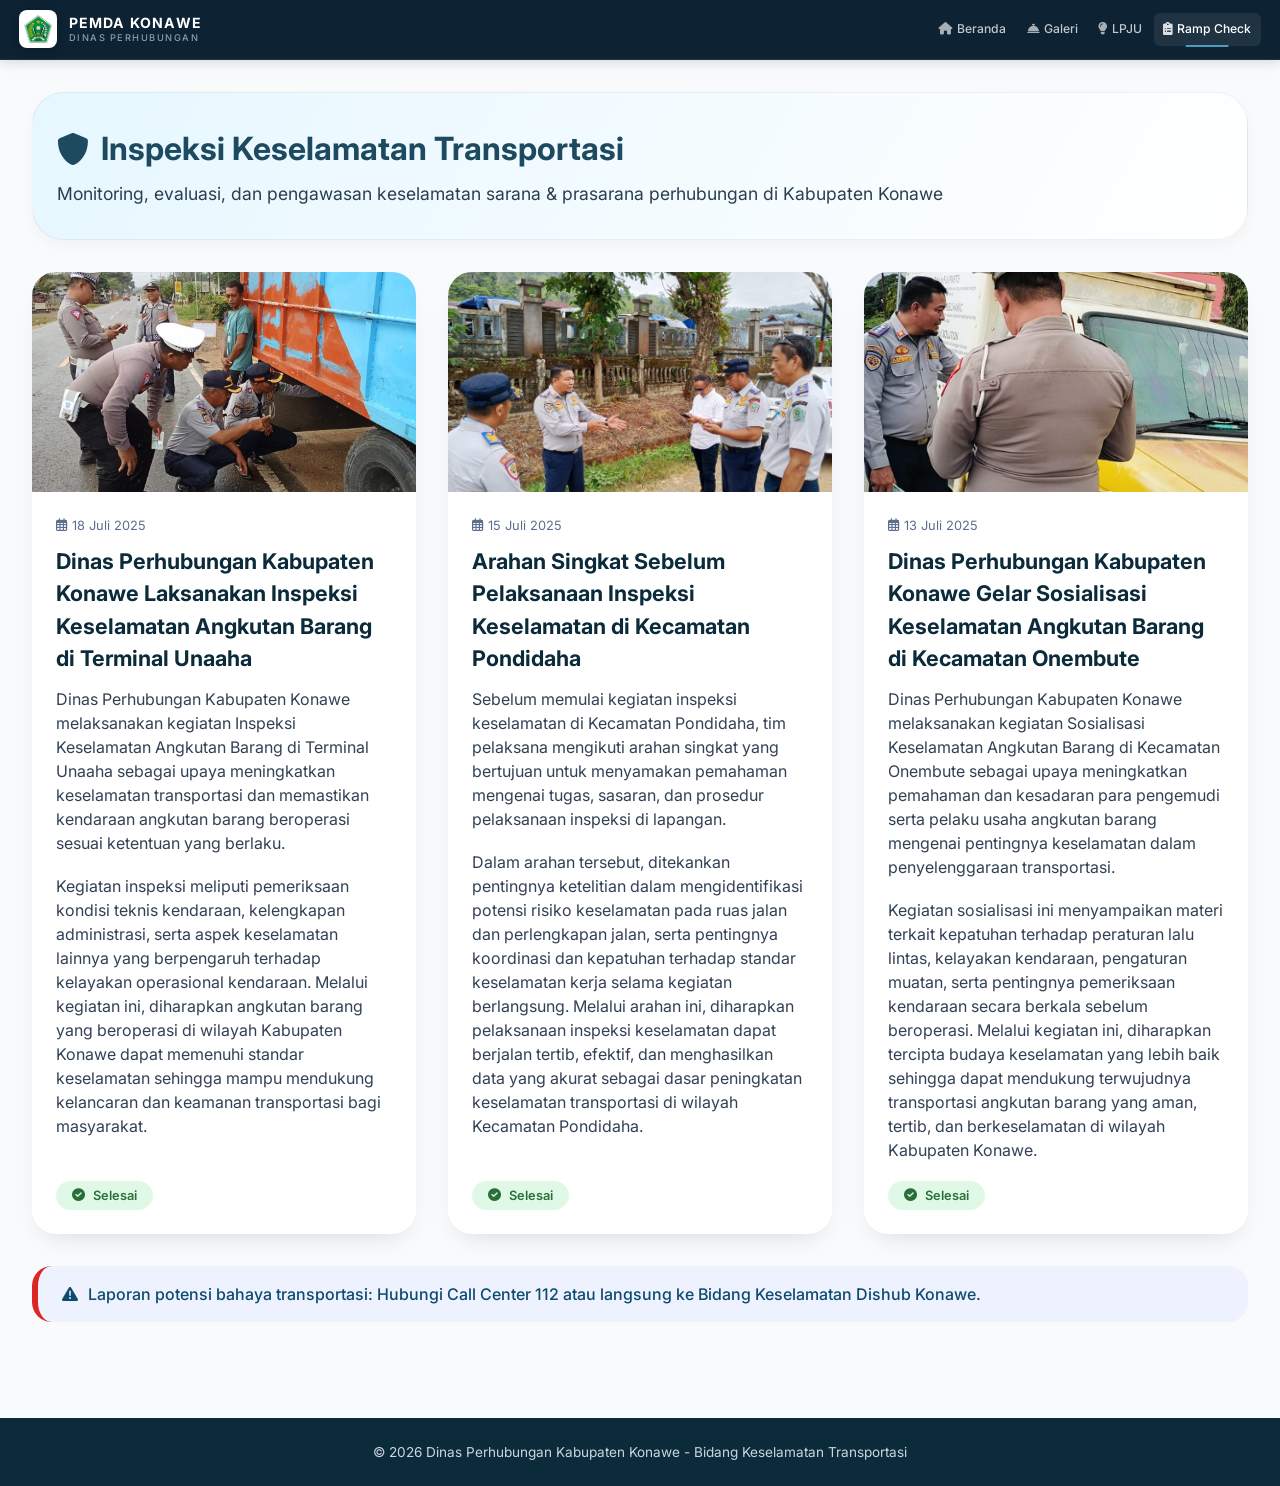
<file: rampcheck.html>
<!DOCTYPE html>
<html lang="id">
<head>
    <meta charset="UTF-8">
    <meta name="viewport" content="width=device-width, initial-scale=1.0, user-scalable=yes">
    <title>Inspeksi Keselamatan - Dinas Perhubungan Kabupaten Konawe</title>
    <!-- Link ke CSS eksternal -->
    <link rel="stylesheet" href="style-rampcheck.css">
    <!-- Font Awesome 6 (Free Icons) -->
    <link rel="stylesheet" href="https://cdnjs.cloudflare.com/ajax/libs/font-awesome/6.0.0-beta3/css/all.min.css">
    <!-- Google Fonts -->
    <link href="https://fonts.googleapis.com/css2?family=Inter:wght@300;400;500;600;700;800&display=swap" rel="stylesheet">
</head>
<body>

    <!-- NAVBAR -->
    <nav class="navbar" id="navbar">
        <div class="nav-container">
            <div class="logo-area">
                <div class="logo-wrapper">
                    <img src="img/LOGO KONAWE.png" alt="Logo Kab. Konawe" class="logo-konawe" id="logoKonawe">
                </div>
                <div class="brand-text">
                    <span class="pemda-title">PEMDA KONAWE</span>
                    <span class="pemda-sub">Dinas Perhubungan</span>
                </div>
            </div>
            <button class="nav-toggle" id="navToggle" aria-label="Menu">
                <i class="fas fa-bars"></i>
            </button>
            <ul class="nav-menu" id="navMenu">
                <li><a href="index.html" class="nav-link"><i class="fas fa-home"></i> Beranda</a></li>
                <li><a href="index.html#galeri" class="nav-link"><i class="fas fa-concierge-bell"></i> Galeri</a></li>
                <li><a href="LPJU.html" class="nav-link"><i class="fas fa-lightbulb"></i> LPJU</a></li>
                <li><a href="rampcheck.html" class="nav-link active"><i class="fas fa-clipboard-list"></i> Ramp Check</a></li>
            </ul>
        </div>
    </nav>

    <!-- MAIN CONTENT: BERITA INSPEKSI KESELAMATAN -->
    <main class="inspeksi-container">
        <div class="hero-section">
            <h1><i class="fas fa-shield-alt"></i> Inspeksi Keselamatan Transportasi</h1>
            <p>Monitoring, evaluasi, dan pengawasan keselamatan sarana & prasarana perhubungan di Kabupaten Konawe</p>
        </div>

        <section class="news-grid" id="beritaGrid">
            <!-- Berita Inspeksi 1 -->
            <article class="news-card">
                <div class="card-img">
                    <img src="img/BeritaInspeksi2.jpeg" alt="Inspeksi Angkutan Barang" onerror="this.src='https://placehold.co/600x400/e2e8f0/1e293b?text=Inspeksi+Angkutan+Barang'">
                </div>
                <div class="card-content">
                    <div class="date-badge"><i class="far fa-calendar-alt"></i> 18 Juli 2025</div>
                    <h3>Dinas Perhubungan Kabupaten Konawe Laksanakan Inspeksi Keselamatan Angkutan Barang di Terminal Unaaha</h3>
                    <p>Dinas Perhubungan Kabupaten Konawe melaksanakan kegiatan Inspeksi Keselamatan Angkutan Barang di Terminal Unaaha sebagai upaya meningkatkan keselamatan transportasi dan memastikan kendaraan angkutan barang beroperasi sesuai ketentuan yang berlaku.</p>
                    <p>Kegiatan inspeksi meliputi pemeriksaan kondisi teknis kendaraan, kelengkapan administrasi, serta aspek keselamatan lainnya yang berpengaruh terhadap kelayakan operasional kendaraan. Melalui kegiatan ini, diharapkan angkutan barang yang beroperasi di wilayah Kabupaten Konawe dapat memenuhi standar keselamatan sehingga mampu mendukung kelancaran dan keamanan transportasi bagi masyarakat.</p>
                    <span class="status success"><i class="fas fa-check-circle"></i> Selesai</span>
                </div>
            </article>

            <!-- Berita Inspeksi 2 -->
            <article class="news-card">
                <div class="card-img">
                    <img src="img/BeritaInspeksi1.jpeg" alt="Arahan Inspeksi" onerror="this.src='https://placehold.co/600x400/e2e8f0/1e293b?text=Inspeksi+Rambu+Lalu+Lintas'">
                </div>
                <div class="card-content">
                    <div class="date-badge"><i class="far fa-calendar-alt"></i> 15 Juli 2025</div>
                    <h3>Arahan Singkat Sebelum Pelaksanaan Inspeksi Keselamatan di Kecamatan Pondidaha</h3>
                    <p>Sebelum memulai kegiatan inspeksi keselamatan di Kecamatan Pondidaha, tim pelaksana mengikuti arahan singkat yang bertujuan untuk menyamakan pemahaman mengenai tugas, sasaran, dan prosedur pelaksanaan inspeksi di lapangan.</p>
                    <p>Dalam arahan tersebut, ditekankan pentingnya ketelitian dalam mengidentifikasi potensi risiko keselamatan pada ruas jalan dan perlengkapan jalan, serta pentingnya koordinasi dan kepatuhan terhadap standar keselamatan kerja selama kegiatan berlangsung. Melalui arahan ini, diharapkan pelaksanaan inspeksi keselamatan dapat berjalan tertib, efektif, dan menghasilkan data yang akurat sebagai dasar peningkatan keselamatan transportasi di wilayah Kecamatan Pondidaha.</p>
                    <span class="status success"><i class="fas fa-check-circle"></i> Selesai</span>
                </div>
            </article>

            <!-- Berita Inspeksi 3 -->
            <article class="news-card">
                <div class="card-img">
                    <img src="img/BeritaInspeksi3.jpeg" alt="Sosialisasi Angkutan" onerror="this.src='https://placehold.co/600x400/e2e8f0/1e293b?text=Inspeksi+Pelabuhan+Rakyat'">
                </div>
                <div class="card-content">
                    <div class="date-badge"><i class="far fa-calendar-alt"></i> 13 Juli 2025</div>
                    <h3>Dinas Perhubungan Kabupaten Konawe Gelar Sosialisasi Keselamatan Angkutan Barang di Kecamatan Onembute</h3>
                    <p>Dinas Perhubungan Kabupaten Konawe melaksanakan kegiatan Sosialisasi Keselamatan Angkutan Barang di Kecamatan Onembute sebagai upaya meningkatkan pemahaman dan kesadaran para pengemudi serta pelaku usaha angkutan barang mengenai pentingnya keselamatan dalam penyelenggaraan transportasi.</p>
                    <p>Kegiatan sosialisasi ini menyampaikan materi terkait kepatuhan terhadap peraturan lalu lintas, kelayakan kendaraan, pengaturan muatan, serta pentingnya pemeriksaan kendaraan secara berkala sebelum beroperasi. Melalui kegiatan ini, diharapkan tercipta budaya keselamatan yang lebih baik sehingga dapat mendukung terwujudnya transportasi angkutan barang yang aman, tertib, dan berkeselamatan di wilayah Kabupaten Konawe.</p>
                    <span class="status success"><i class="fas fa-check-circle"></i> Selesai</span>
                </div>
            </article>

            <!-- Berita Inspeksi 4 (COMMENTED) -->
            <!-- <article class="news-card">
                <div class="card-img">
                    <img src="images/inspeksi4.jpg" alt="Inspeksi Truk" onerror="this.src='https://placehold.co/600x400/e2e8f0/1e293b?text=Ramp+Check+Truk+Barang'">
                </div>
                <div class="card-content">
                    <div class="date-badge"><i class="far fa-calendar-alt"></i> 1 Maret 2025</div>
                    <h3>Operasi Keselamatan Kendaraan Angkutan Barang</h3>
                    <p>Razia terhadap truk overload dan kondisi rem tidak standar. 5 kendaraan ditilang dan diarahkan perbaikan.</p>
                    <span class="status success"><i class="fas fa-check-circle"></i> Selesai</span>
                </div>
            </article> -->

            <!-- Berita Inspeksi 5 (COMMENTED) -->
            <!-- <article class="news-card">
                <div class="card-img">
                    <img src="images/inspeksi5.jpg" alt="Inspeksi Zebra Cross" onerror="this.src='https://placehold.co/600x400/e2e8f0/1e293b?text=Inspeksi+Zebra+Cross'">
                </div>
                <div class="card-content">
                    <div class="date-badge"><i class="far fa-calendar-alt"></i> 22 Februari 2025</div>
                    <h3>Evaluasi Fasilitas Pejalan Kaki Area Sekolah</h3>
                    <p>Inspeksi trotoar dan zebra cross di sekitar SDN 1 Unaaha. Rekomendasi perbaikan diberikan ke Dinas PU.</p>
                    <span class="status progress"><i class="fas fa-sync-alt"></i> Dalam Proses</span>
                </div>
            </article> -->

            <!-- Berita Inspeksi 6 (COMMENTED) -->
            <!-- <article class="news-card">
                <div class="card-img">
                    <img src="images/inspeksi6.jpg" alt="Inspeksi Angkutan Umum" onerror="this.src='https://placehold.co/600x400/e2e8f0/1e293b?text=Inspeksi+Angkot'">
                </div>
                <div class="card-content">
                    <div class="date-badge"><i class="far fa-calendar-alt"></i> 15 Februari 2025</div>
                    <h3>Ramp Check Angkutan Kota (Angkot) Unaaha</h3>
                    <p>Pemeriksaan kelengkapan administrasi dan kondisi teknis 78 unit angkot. Mayoritas dalam kondisi baik.</p>
                    <span class="status success"><i class="fas fa-check-circle"></i> Selesai</span>
                </div>
            </article> -->
        </section>

        <!-- Info tambahan -->
        <div class="info-banner">
            <i class="fas fa-exclamation-triangle"></i> Laporan potensi bahaya transportasi: Hubungi Call Center 112 atau langsung ke Bidang Keselamatan Dishub Konawe.
        </div>
    </main>

    <!-- FOOTER sederhana -->
    <footer class="inspeksi-footer">
        <p>&copy; 2026 Dinas Perhubungan Kabupaten Konawe - Bidang Keselamatan Transportasi</p>
    </footer>

    <!-- JavaScript Eksternal -->
    <script src="rampcheck.js"></script>
</body>
</html>
</file>
<file: style-layanan-LPJU.css>
/* ===== VARIABLES DINAS PERHUBUNGAN ===== */
:root {
  --primary: #0B4F6C;
  --primary-dark: #083b4f;
  --primary-light: #1e7a9c;
  --secondary: #FDB913;
  --secondary-dark: #e5a600;
  --accent: #D32F2F;
  --success: #2E7D32;
  --dark: #1a1e24;
  --gray: #6c757d;
  --light: #f8f9fc;
  --white: #ffffff;
  
  --gradient-primary: linear-gradient(135deg, #0B4F6C, #1A759F);
  --gradient-dark: linear-gradient(135deg, #083b4f, #0B4F6C);
  
  --shadow-sm: 0 4px 12px rgba(0,0,0,0.05);
  --shadow-md: 0 8px 24px rgba(0,0,0,0.1);
  --shadow-lg: 0 16px 36px rgba(0,0,0,0.15);
  
  --radius-sm: 8px;
  --radius-md: 16px;
  --radius-lg: 24px;
  
  --transition: all 0.3s ease;
}

/* ===== RESET & GLOBAL ===== */
* {
  margin: 0;
  padding: 0;
  box-sizing: border-box;
}

html {
  scroll-behavior: smooth;
  scroll-padding-top: 80px;
}

body {
  font-family: 'Inter', sans-serif;
  background: var(--light);
  color: var(--dark);
  line-height: 1.6;
  overflow-x: hidden;
  width: 100%;
  max-width: 100%;
  min-height: 100vh;
  display: flex;
  flex-direction: column;
}

/* ===== TYPOGRAPHY ===== */
h1, h2, h3, h4, h5, h6 {
  font-weight: 700;
  line-height: 1.3;
}

h2 {
  font-size: 2rem;
  margin-bottom: 20px;
  position: relative;
  display: inline-block;
  color: var(--primary);
}

h2:after {
  content: '';
  position: absolute;
  bottom: -12px;
  left: 0;
  width: 80px;
  height: 4px;
  background: var(--secondary);
  border-radius: 2px;
}

h2.text-center {
  display: block;
  text-align: center;
}

h2.text-center:after {
  left: 50%;
  transform: translateX(-50%);
}

section {
  padding: 70px 6%;
  width: 100%;
  max-width: 100%;
  overflow-x: hidden;
}

.text-center {
  text-align: center;
}

.section-header {
  text-align: center;
  margin-bottom: 40px;
}

.section-subtitle {
  max-width: 700px;
  margin: 20px auto 0;
  color: var(--gray);
  font-size: 1rem;
}

/* ===== NAVIGATION ===== */
nav {
  position: sticky;
  top: 0;
  left: 0;
  right: 0;
  background: rgba(255, 255, 255, 0.98);
  backdrop-filter: blur(10px);
  box-shadow: var(--shadow-sm);
  padding: 10px 6%;
  display: flex;
  justify-content: space-between;
  align-items: center;
  z-index: 1000;
  transition: var(--transition);
  border-bottom: 3px solid var(--secondary);
  width: 100%;
}

nav.scrolled {
  padding: 6px 6%;
}

.logo-wrapper {
  display: flex;
  align-items: center;
  gap: 10px;
}

.logo-icon {
  width: 45px;
  height: 45px;
  background: var(--gradient-primary);
  border-radius: 10px;
  display: flex;
  align-items: center;
  justify-content: center;
}

.logo-img {
  width: 45px;
  height: 45px;
  object-fit: contain;
}

.logo-text {
  display: flex;
  flex-direction: column;
}

.logo-text span:first-child {
  font-weight: 800;
  color: var(--primary);
  font-size: 1.2rem;
  letter-spacing: -0.5px;
  line-height: 1.2;
}

.logo-text span:last-child {
  font-size: 0.7rem;
  color: var(--gray);
  font-weight: 500;
}

nav ul {
  list-style: none;
  display: flex;
  gap: 20px;
}

nav ul li a {
  text-decoration: none;
  color: var(--dark);
  font-weight: 600;
  transition: var(--transition);
  font-size: 0.9rem;
  display: flex;
  align-items: center;
  gap: 6px;
}

nav ul li a i {
  color: var(--primary);
  font-size: 0.85rem;
}

nav ul li a:hover {
  color: var(--primary);
}

nav ul li a.active {
  color: var(--secondary);
}

.menu-toggle {
  display: none;
  font-size: 1.6rem;
  color: var(--primary);
  cursor: pointer;
}

/* ===== PAGE HEADER ===== */
.page-header {
  background: var(--gradient-primary);
  color: white;
  text-align: center;
  padding: 50px 20px;
  margin-bottom: 30px;
  width: 100%;
}

.page-header h1 {
  font-size: 2rem;
  margin-bottom: 15px;
  word-wrap: break-word;
}

.page-header h1 i {
  color: var(--secondary);
  margin-right: 10px;
}

.page-header p {
  font-size: 1rem;
  opacity: 0.95;
  max-width: 700px;
  margin: 0 auto;
  padding: 0 15px;
}

/* ===== MAIN CONTENT ===== */
main {
  flex: 1;
  width: 100%;
  max-width: 100%;
  overflow-x: hidden;
}

.container {
  max-width: 1400px;
  margin: 0 auto;
  width: 100%;
}

/* ===== FORM SECTION ===== */
.form-section {
  background: white;
  border-radius: 30px;
  padding: 40px 6%;
  margin: 0 auto 40px;
  width: 100%;
  max-width: 1200px;
}

.form-container {
  max-width: 900px;
  margin: 0 auto;
}

.form-subsection {
  background: #f8f9fa;
  padding: 20px;
  border-radius: var(--radius-md);
  margin: 20px 0;
  border-left: 4px solid var(--secondary);
}

.subsection-title {
  color: var(--primary);
  font-size: 1.2rem;
  margin-bottom: 20px;
  display: flex;
  align-items: center;
  gap: 8px;
}

.form-group {
  margin-bottom: 20px;
}

.form-row {
  display: grid;
  grid-template-columns: 1fr 1fr;
  gap: 15px;
  margin-bottom: 0;
}

.form-label {
  display: block;
  margin-bottom: 8px;
  font-weight: 600;
  color: var(--primary);
  font-size: 0.95rem;
}

.form-label i {
  color: var(--secondary);
  margin-right: 5px;
}

.required {
  color: var(--accent);
  margin-left: 3px;
}

.form-control {
  width: 100%;
  padding: 12px 14px;
  border: 2px solid #e2e8f0;
  border-radius: var(--radius-sm);
  font-size: 0.95rem;
  transition: var(--transition);
  background: white;
  font-family: inherit;
}

.form-control:focus {
  outline: none;
  border-color: var(--primary);
  box-shadow: 0 0 0 3px rgba(11, 79, 108, 0.1);
}

select.form-control {
  cursor: pointer;
  appearance: none;
  background-image: url("data:image/svg+xml,%3Csvg xmlns='http://www.w3.org/2000/svg' width='16' height='16' viewBox='0 0 24 24' fill='none' stroke='%23333' stroke-width='2' stroke-linecap='round' stroke-linejoin='round'%3E%3Cpolyline points='6 9 12 15 18 9'%3E%3C/polyline%3E%3C/svg%3E");
  background-repeat: no-repeat;
  background-position: right 12px center;
  background-size: 14px;
  padding-right: 35px;
}

textarea.form-control {
  resize: vertical;
  min-height: 80px;
}

.form-text {
  display: block;
  margin-top: 5px;
  font-size: 0.75rem;
  color: var(--gray);
}

/* Map Location Button */
.btn-map-location {
  width: 100%;
  padding: 12px;
  background: linear-gradient(135deg, #34a853 0%, #1e8e3e 100%);
  color: white;
  border: none;
  border-radius: var(--radius-sm);
  font-size: 14px;
  font-weight: 600;
  cursor: pointer;
  transition: var(--transition);
  display: flex;
  align-items: center;
  justify-content: center;
  gap: 8px;
}

.btn-map-location:hover {
  transform: translateY(-2px);
  box-shadow: 0 4px 12px rgba(52, 168, 83, 0.3);
}

.location-display {
  margin-top: 10px;
  padding: 10px;
  background: #e8f5e9;
  border-radius: var(--radius-sm);
  font-size: 12px;
  color: #2e7d32;
  display: none;
}

.location-display a {
  color: #34a853;
  text-decoration: none;
}

/* File Upload */
.file-upload-area {
  border: 2px dashed var(--primary);
  border-radius: var(--radius-md);
  padding: 40px 20px;
  text-align: center;
  cursor: pointer;
  transition: var(--transition);
  background: #f8f9fa;
}

.file-upload-area:hover {
  background: #e8eaf6;
  border-color: var(--secondary);
}

.file-upload-area.dragover {
  background: #e8eaf6;
  border-color: var(--secondary);
}

.upload-icon i {
  font-size: 48px;
  color: var(--primary);
  margin-bottom: 10px;
}

.file-upload-area input {
  display: none;
}

.preview-container {
  margin-top: 15px;
  display: flex;
  gap: 10px;
  flex-wrap: wrap;
}

.preview-image {
  position: relative;
  width: 100px;
  height: 100px;
  border-radius: var(--radius-sm);
  overflow: hidden;
  border: 2px solid #e0e0e0;
}

.preview-image img {
  width: 100%;
  height: 100%;
  object-fit: cover;
}

.preview-image .remove-btn {
  position: absolute;
  top: 5px;
  right: 5px;
  background: rgba(0,0,0,0.6);
  color: white;
  border: none;
  border-radius: 50%;
  width: 25px;
  height: 25px;
  cursor: pointer;
  display: flex;
  align-items: center;
  justify-content: center;
  font-size: 16px;
}

/* Checkbox */
.checkbox-group {
  margin: 25px 0;
  display: flex;
  align-items: flex-start;
  gap: 12px;
}

.checkbox-group input[type="checkbox"] {
  width: 20px;
  height: 20px;
  margin-top: 2px;
  cursor: pointer;
  flex-shrink: 0;
}

.checkbox-group label {
  margin: 0;
  cursor: pointer;
  font-weight: normal;
  line-height: 1.5;
  color: var(--dark);
}

/* Form Actions */
.form-actions {
  display: flex;
  gap: 15px;
  margin-top: 30px;
}

.btn-submit, .btn-reset {
  flex: 1;
  padding: 14px;
  border: none;
  border-radius: var(--radius-sm);
  font-size: 16px;
  font-weight: 600;
  cursor: pointer;
  transition: var(--transition);
  display: flex;
  align-items: center;
  justify-content: center;
  gap: 8px;
}

.btn-submit {
  background: var(--gradient-primary);
  color: white;
}

.btn-submit:hover {
  transform: translateY(-2px);
  box-shadow: 0 4px 12px rgba(11, 79, 108, 0.4);
}

.btn-reset {
  background: #f1f5f9;
  color: var(--gray);
  border: 2px solid #cbd5e1;
}

.btn-reset:hover {
  background: #e2e8f0;
  transform: translateY(-2px);
}

/* ===== STATUS SECTION ===== */
.status-section {
  padding: 0 6% 40px;
  max-width: 1200px;
  margin: 0 auto;
}

.status-panel {
  background: white;
  border-radius: var(--radius-md);
  padding: 30px;
  box-shadow: var(--shadow-md);
}

.status-header {
  margin-bottom: 20px;
  border-bottom: 2px solid var(--secondary);
  padding-bottom: 15px;
}

.status-header h3 {
  color: var(--primary);
  font-size: 1.3rem;
  display: flex;
  align-items: center;
  gap: 10px;
}

.status-header p {
  color: var(--gray);
  margin-top: 5px;
}

.search-wrapper {
  display: flex;
  gap: 12px;
  margin-bottom: 10px;
}

.search-wrapper .form-control {
  flex: 1;
}

.btn-search {
  padding: 12px 30px;
  background: var(--primary);
  color: white;
  border: none;
  border-radius: var(--radius-sm);
  font-weight: 600;
  cursor: pointer;
  transition: var(--transition);
  display: flex;
  align-items: center;
  gap: 8px;
}

.btn-search:hover {
  background: var(--secondary);
  color: var(--dark);
}

/* Hasil Status */
.hasil-status-card {
  margin-top: 25px;
  padding: 20px;
  background: #f8f9fa;
  border-radius: var(--radius-md);
  border-left: 4px solid var(--secondary);
}

.hasil-status-card h4 {
  color: var(--primary);
  margin-bottom: 15px;
}

.status-detail-grid {
  display: grid;
  grid-template-columns: repeat(2, 1fr);
  gap: 15px;
  margin-top: 15px;
}

.status-detail-item {
  padding: 10px;
  background: white;
  border-radius: var(--radius-sm);
  border-left: 3px solid var(--primary);
}

.status-detail-label {
  font-size: 12px;
  color: var(--gray);
  margin-bottom: 5px;
}

.status-detail-value {
  font-weight: 600;
  color: var(--dark);
}

.status-badge {
  display: inline-block;
  padding: 5px 15px;
  border-radius: 20px;
  font-weight: 600;
  font-size: 14px;
}

.status-menunggu { background: #FFF3CD; color: #856404; }
.status-proses { background: #CDE8FF; color: #004085; }
.status-selesai { background: #D4EDDA; color: #155724; }
.status-ditolak { background: #F8D7DA; color: #721C24; }

/* ===== MAP SECTION ===== */
.map-section {
  margin-top: 30px;
  padding: 0 6% 60px;
  max-width: 1200px;
  margin-left: auto;
  margin-right: auto;
}

.map-container {
  width: 100%;
  height: 400px;
  border-radius: var(--radius-md);
  overflow: hidden;
  box-shadow: var(--shadow-lg);
  margin-bottom: 30px;
  border: 5px solid white;
}

.map-container iframe {
  width: 100%;
  height: 100%;
  display: block;
}

.map-info {
  display: flex;
  align-items: flex-start;
  gap: 20px;
  background: white;
  padding: 25px;
  border-radius: var(--radius-md);
  box-shadow: var(--shadow-md);
  max-width: 800px;
  margin: 0 auto;
}

.map-info i {
  font-size: 2.5rem;
  color: #4CAF50;
  background: #E8F5E9;
  width: 60px;
  height: 60px;
  display: flex;
  align-items: center;
  justify-content: center;
  border-radius: 50%;
  flex-shrink: 0;
}

.map-info h3 {
  font-size: 1.3rem;
  color: var(--dark);
  margin-bottom: 10px;
}

.map-info p {
  color: var(--gray);
  margin-bottom: 15px;
}

.coordinates {
  display: flex;
  gap: 20px;
  background: #f5f5f5;
  padding: 12px 15px;
  border-radius: var(--radius-sm);
  margin-bottom: 20px;
  flex-wrap: wrap;
}

.coordinates span {
  display: flex;
  align-items: center;
  gap: 5px;
  color: #555;
}

.btn-map {
  display: inline-flex;
  align-items: center;
  gap: 8px;
  background: var(--primary);
  color: white;
  padding: 12px 25px;
  border-radius: 50px;
  text-decoration: none;
  font-weight: 500;
  transition: all 0.3s ease;
}

.btn-map:hover {
  background: var(--secondary);
  transform: translateY(-3px);
  color: var(--dark);
}

/* ===== FOOTER ===== */
footer {
  background: var(--dark);
  color: var(--white);
  padding: 50px 6% 25px;
  width: 100%;
  margin-top: auto;
}

.footer-grid {
  display: grid;
  grid-template-columns: repeat(auto-fit, minmax(220px, 1fr));
  gap: 40px;
  margin-bottom: 40px;
  max-width: 1400px;
  margin-left: auto;
  margin-right: auto;
}

.footer-grid h3 {
  color: var(--secondary);
  margin-bottom: 20px;
  font-size: 1.1rem;
}

.footer-desc {
  margin-bottom: 18px;
  opacity: 0.9;
  font-size: 0.85rem;
}

.social-links {
  display: flex;
  gap: 12px;
}

.social-links a {
  color: white;
  font-size: 1.2rem;
  transition: var(--transition);
}

.social-links a:hover {
  color: var(--secondary);
  transform: translateY(-3px);
}

.footer-links {
  list-style: none;
}

.footer-links li {
  margin-bottom: 10px;
}

.footer-links a {
  color: rgba(255,255,255,0.8);
  text-decoration: none;
  transition: var(--transition);
  display: flex;
  align-items: center;
  gap: 8px;
  font-size: 0.85rem;
}

.footer-links a:hover {
  color: var(--secondary);
  padding-left: 5px;
}

.contact-footer li {
  display: flex;
  align-items: center;
  gap: 8px;
  color: rgba(255,255,255,0.8);
  margin-bottom: 10px;
  font-size: 0.85rem;
  word-wrap: break-word;
}

.contact-footer i {
  width: 20px;
  color: var(--secondary);
  flex-shrink: 0;
}

.footer-bottom {
  text-align: center;
  padding-top: 25px;
  border-top: 1px solid rgba(255,255,255,0.1);
  font-size: 0.8rem;
  color: rgba(255,255,255,0.7);
}

.footer-credit {
  margin-top: 8px;
  font-size: 0.75rem;
}

/* ===== BACK TO TOP ===== */
.back-to-top {
  position: fixed;
  bottom: 20px;
  right: 20px;
  width: 45px;
  height: 45px;
  background: var(--secondary);
  color: var(--dark);
  border-radius: 50%;
  display: flex;
  align-items: center;
  justify-content: center;
  text-decoration: none;
  font-size: 1.1rem;
  box-shadow: var(--shadow-lg);
  opacity: 0;
  visibility: hidden;
  transition: all 0.3s ease;
  z-index: 999;
  cursor: pointer;
}

.back-to-top:hover {
  background: var(--primary);
  color: white;
  transform: translateY(-3px);
}

.back-to-top.show {
  opacity: 1;
  visibility: visible;
}

/* ===== TOAST NOTIFICATION ===== */
.toast-notification {
  position: fixed;
  bottom: 30px;
  left: 50%;
  transform: translateX(-50%) translateY(100px);
  background: #333;
  color: white;
  padding: 12px 24px;
  border-radius: 50px;
  z-index: 1001;
  transition: transform 0.3s ease;
  opacity: 0;
  font-size: 14px;
  white-space: nowrap;
}

.toast-notification.show {
  transform: translateX(-50%) translateY(0);
  opacity: 1;
}

.toast-notification.success {
  background: var(--success);
}

.toast-notification.error {
  background: var(--accent);
}

.toast-notification.info {
  background: var(--primary);
}

/* Loading Overlay */
.loading-overlay {
  position: fixed;
  top: 0;
  left: 0;
  width: 100%;
  height: 100%;
  background: rgba(0,0,0,0.7);
  display: flex;
  flex-direction: column;
  align-items: center;
  justify-content: center;
  z-index: 1000;
}

.loading-spinner {
  width: 50px;
  height: 50px;
  border: 4px solid #f3f3f3;
  border-top: 4px solid var(--secondary);
  border-radius: 50%;
  animation: spin 1s linear infinite;
}

@keyframes spin {
  0% { transform: rotate(0deg); }
  100% { transform: rotate(360deg); }
}

.loading-overlay p {
  color: white;
  margin-top: 20px;
  font-size: 18px;
}

/* ===== RESPONSIVE ===== */
@media (max-width: 1024px) {
  h2 {
    font-size: 1.6rem;
  }
}

@media (max-width: 900px) {
  .menu-toggle {
    display: block;
    z-index: 1001;
  }
  
  nav ul {
    position: fixed;
    top: 65px;
    left: -100%;
    width: 100%;
    height: calc(100vh - 65px);
    background: rgba(255, 255, 255, 0.98);
    backdrop-filter: blur(10px);
    flex-direction: column;
    align-items: center;
    justify-content: flex-start;
    padding-top: 25px;
    gap: 15px;
    transition: left 0.3s ease;
    z-index: 999;
  }
  
  nav ul.active {
    left: 0;
  }
  
  nav ul li a {
    font-size: 1rem;
    padding: 8px 15px;
  }
}

@media (max-width: 768px) {
  section, .form-section {
    padding: 30px 16px !important;
  }
  
  .page-header {
    padding: 35px 16px;
  }
  
  .page-header h1 {
    font-size: 1.4rem;
  }
  
  h2 {
    font-size: 1.3rem;
  }
  
  .form-row {
    grid-template-columns: 1fr;
    gap: 15px;
  }
  
  .form-actions {
    flex-direction: column;
  }
  
  .search-wrapper {
    flex-direction: column;
  }
  
  .btn-search {
    width: 100%;
    justify-content: center;
  }
  
  .status-detail-grid {
    grid-template-columns: 1fr;
  }
  
  .map-container {
    height: 250px;
  }
  
  .map-info {
    flex-direction: column;
    align-items: center;
    text-align: center;
  }
  
  .coordinates {
    flex-direction: column;
    align-items: center;
  }
  
  .footer-grid {
    grid-template-columns: 1fr;
    gap: 25px;
  }
  
  .toast-notification {
    white-space: normal;
    text-align: center;
    max-width: 90%;
  }
}

@media (max-width: 480px) {
  .logo-text span:last-child {
    display: none;
  }
  
  .logo-text span:first-child {
    font-size: 1rem;
  }
  
  .logo-icon {
    width: 38px;
    height: 38px;
  }
  
  .logo-img {
    width: 38px;
    height: 38px;
  }
}
</file>
<file: lokasiLT.css>
/* ==================== RESET & GLOBAL ==================== */
* {
    margin: 0;
    padding: 0;
    box-sizing: border-box;
}

:root {
    --primary: #0b2b3b;
    --primary-light: #1a4a5f;
    --secondary: #ffb347;
    --secondary-dark: #e5a600;
    --accent: #dc2626;
    --success: #10b981;
    --warning: #f59e0b;
    --dark: #0f172a;
    --gray: #64748b;
    --light: #f8fafc;
    --white: #ffffff;
    --shadow-sm: 0 2px 8px rgba(0,0,0,0.08);
    --shadow-md: 0 8px 24px rgba(0,0,0,0.12);
    --shadow-lg: 0 16px 40px rgba(0,0,0,0.15);
    --radius-sm: 8px;
    --radius-md: 16px;
    --radius-lg: 24px;
    --transition: all 0.3s ease;
}

html {
    scroll-behavior: smooth;
    scroll-padding-top: 80px;
}

body {
    font-family: 'Inter', 'Segoe UI', Tahoma, Geneva, Verdana, sans-serif;
    background-color: var(--light);
    color: var(--dark);
    line-height: 1.6;
    display: flex;
    flex-direction: column;
    min-height: 100vh;
    overflow-x: hidden;
}

/* ============================================================ */
/* ============== NAVBAR PROFESIONAL ELEGAN ================== */
/* ============================================================ */
.navbar {
    background: #0d2233;
    box-shadow: 0 2px 12px rgba(0, 0, 0, 0.15);
    position: sticky;
    top: 0;
    z-index: 1000;
    width: 100%;
    padding: 0;
    border-bottom: 1px solid rgba(255, 255, 255, 0.08);
    transition: all 0.3s ease;
}

.navbar.scrolled {
    background: #0a1a26;
    box-shadow: 0 4px 20px rgba(0, 0, 0, 0.25);
}

/* ===== CONTAINER 1 BARIS ===== */
.nav-container {
    max-width: 100%;
    margin: 0 auto;
    padding: 0.7rem 1.5rem;
    display: flex;
    justify-content: space-between;
    align-items: center;
    flex-wrap: nowrap;
    gap: 1rem;
    transition: all 0.3s ease;
}

.navbar.scrolled .nav-container {
    padding: 0.55rem 1.5rem;
}

/* ===== LOGO AREA ===== */
.logo-area {
    display: flex;
    align-items: center;
    gap: 0.75rem;
    flex-shrink: 0;
    text-decoration: none;
}

.logo-wrapper {
    display: flex;
    align-items: center;
    flex-shrink: 0;
}

.logo-konawe {
    height: 42px;
    width: auto;
    object-fit: contain;
    background: white;
    border-radius: 8px;
    padding: 4px;
    box-shadow: 0 2px 8px rgba(0, 0, 0, 0.2);
    transition: transform 0.3s ease;
}

.logo-konawe:hover {
    transform: scale(1.04);
}

.brand-text {
    display: flex;
    flex-direction: column;
    line-height: 1.15;
}

.dishub-title {
    font-weight: 700;
    font-size: 0.95rem;
    letter-spacing: 1.2px;
    color: #ffffff;
    white-space: nowrap;
    transition: color 0.3s ease;
}

.dishub-sub {
    font-size: 0.62rem;
    color: #8b9cb3;
    font-weight: 500;
    letter-spacing: 1.5px;
    text-transform: uppercase;
    margin-top: 2px;
    white-space: nowrap;
    transition: color 0.3s ease;
}

.logo-area:hover .dishub-sub {
    color: #ffffff;
}

/* ===== NAV MENU ===== */
.nav-menu {
    display: flex;
    align-items: center;
    gap: 0.2rem;
    list-style: none;
    margin: 0;
    padding: 0;
    flex-wrap: nowrap;
    flex-shrink: 1;
    min-width: 0;
    transition: all 0.3s ease;
}

.nav-menu > li {
    display: flex;
    align-items: center;
    position: relative;
    flex-shrink: 0;
}

/* Nav Link - Clean & Elegant */
.nav-link {
    color: rgba(255, 255, 255, 0.75);
    text-decoration: none;
    font-weight: 500;
    padding: 0.5rem 0.75rem;
    border-radius: 6px;
    transition: all 0.2s ease;
    display: flex;
    align-items: center;
    gap: 6px;
    font-size: 0.8rem;
    white-space: nowrap;
    position: relative;
}

.nav-link i {
    font-size: 0.82rem;
    opacity: 0.85;
    transition: opacity 0.2s ease;
}

/* Hover Effect - Simple & Professional */
.nav-link:hover {
    color: #ffffff;
    background: rgba(255, 255, 255, 0.06);
}

.nav-link:hover i {
    opacity: 1;
}

/* Active State - Underline halus */
.nav-link.active {
    color: #ffffff;
    background: rgba(255, 255, 255, 0.08);
}

.nav-link.active::after {
    content: '';
    position: absolute;
    bottom: -1px;
    left: 50%;
    transform: translateX(-50%);
    width: 40%;
    height: 2px;
    background: #4a9dbf;
    border-radius: 2px;
}

/* ===== NAV TOGGLE (MOBILE) ===== */
.nav-toggle {
    display: none;
    background: rgba(255, 255, 255, 0.06);
    border: 1px solid rgba(255, 255, 255, 0.15);
    font-size: 1.1rem;
    color: #ffffff;
    cursor: pointer;
    padding: 0.5rem 0.7rem;
    border-radius: 6px;
    transition: all 0.2s ease;
    flex-shrink: 0;
}

.nav-toggle:hover {
    background: rgba(255, 255, 255, 0.12);
    border-color: rgba(255, 255, 255, 0.3);
}

/* ============================================================ */
/* ===== RESPONSIVE NAVBAR ==================================== */
/* ============================================================ */

/* Laptop kecil */
@media (max-width: 1400px) {
    .nav-container {
        padding: 0.65rem 1.2rem;
        gap: 0.7rem;
    }
    .nav-link {
        padding: 0.45rem 0.6rem;
        font-size: 0.76rem;
        gap: 5px;
    }
    .nav-link i {
        font-size: 0.78rem;
    }
    .nav-menu {
        gap: 0.1rem;
    }
    .logo-konawe {
        height: 38px;
    }
    .dishub-title {
        font-size: 0.88rem;
    }
    .dishub-sub {
        font-size: 0.58rem;
    }
}

/* Tablet besar */
@media (max-width: 1250px) {
    .nav-container {
        padding: 0.6rem 1rem;
        gap: 0.5rem;
    }
    .nav-link {
        padding: 0.45rem 0.55rem;
        font-size: 0.74rem;
        gap: 4px;
    }
    .nav-link i {
        font-size: 0.75rem;
    }
    .logo-konawe {
        height: 36px;
        padding: 3px;
    }
    .dishub-title {
        font-size: 0.85rem;
        letter-spacing: 1px;
    }
    .dishub-sub {
        font-size: 0.55rem;
        letter-spacing: 1.2px;
    }
}

/* Tablet - Sembunyikan brand text */
@media (max-width: 1150px) {
    .nav-container {
        padding: 0.55rem 0.9rem;
    }
    .brand-text {
        display: none;
    }
    .nav-link {
        padding: 0.42rem 0.5rem;
        font-size: 0.72rem;
        gap: 4px;
    }
    .nav-link i {
        font-size: 0.73rem;
    }
}

/* Mobile & Tablet landscape (≤992px) */
@media (max-width: 992px) {
    .nav-container {
        padding: 0.65rem 1rem;
        flex-wrap: wrap;
    }
    .logo-konawe {
        height: 40px;
    }
    .brand-text {
        display: flex;
    }
    .dishub-title {
        font-size: 0.95rem;
    }
    .dishub-sub {
        font-size: 0.6rem;
    }
    .nav-toggle {
        display: block;
    }

    .nav-menu {
        position: fixed;
        top: 56px;
        left: -100%;
        width: 100%;
        height: calc(100vh - 56px);
        background: #0a1a26;
        flex-direction: column;
        align-items: stretch;
        justify-content: flex-start;
        padding: 1.5rem 1.2rem;
        gap: 0.4rem;
        transition: left 0.3s ease;
        z-index: 999;
        overflow-y: auto;
        flex-wrap: nowrap;
        border-top: none;
        margin: 0;
        border-radius: 0;
        max-width: 100%;
        box-shadow: none;
    }

    .nav-menu.active {
        left: 0;
    }

    .nav-menu > li {
        width: 100%;
        justify-content: stretch;
    }

    .nav-link {
        font-size: 0.9rem;
        padding: 0.75rem 1rem;
        width: 100%;
        justify-content: flex-start;
        border-radius: 8px;
        gap: 10px;
    }

    .nav-link i {
        font-size: 0.95rem;
    }

    .nav-link.active::after {
        display: none;
    }
}

/* Mobile Small (≤520px) */
@media (max-width: 520px) {
    .nav-container {
        padding: 0.6rem 0.9rem;
    }
    .logo-konawe {
        height: 38px;
        padding: 3px;
        border-radius: 7px;
    }
    .dishub-title {
        font-size: 0.9rem;
    }
    .dishub-sub {
        font-size: 0.56rem;
        letter-spacing: 1.2px;
    }

    .nav-menu {
        top: 54px;
        height: calc(100vh - 54px);
        padding: 1.2rem 1rem;
    }
    .nav-link {
        font-size: 0.88rem;
        padding: 0.7rem 0.9rem;
    }
}

/* Mobile Very Small (≤380px) */
@media (max-width: 380px) {
    .logo-konawe {
        height: 34px;
        padding: 3px;
        border-radius: 6px;
    }
    .dishub-title {
        font-size: 0.82rem;
        letter-spacing: 0.8px;
    }
    .dishub-sub {
        font-size: 0.52rem;
        letter-spacing: 1px;
    }
    .nav-link {
        font-size: 0.85rem;
    }
}

/* ==================== MAIN CONTENT ==================== */
.lokasi-container {
    max-width: 1400px;
    margin: 2rem auto;
    padding: 0 2rem;
    flex: 1;
    width: 100%;
}

/* HERO SECTION */
.hero-section {
    background: linear-gradient(120deg, #e6f7ff, #ffffff);
    padding: 2.5rem 2rem;
    border-radius: var(--radius-lg);
    margin-bottom: 1.5rem;
    box-shadow: var(--shadow-sm);
    border: 1px solid rgba(0,0,0,0.05);
    border-left: 6px solid var(--secondary);
}

.hero-section h1 {
    font-size: 2rem;
    color: var(--primary);
    margin-bottom: 0.75rem;
    display: flex;
    align-items: center;
    gap: 12px;
    flex-wrap: wrap;
}

.hero-section h1 i {
    color: var(--secondary-dark);
}

.hero-section p {
    font-size: 1rem;
    color: var(--primary-light);
    max-width: 800px;
}

/* STATISTIK */
.stats-section {
    display: grid;
    grid-template-columns: repeat(3, 1fr);
    gap: 1rem;
    margin-bottom: 1.5rem;
}

.stat-card {
    display: flex;
    align-items: center;
    gap: 1rem;
    background: white;
    padding: 1.2rem 1.5rem;
    border-radius: var(--radius-md);
    box-shadow: var(--shadow-sm);
    border-left: 5px solid var(--primary);
    transition: var(--transition);
}

.stat-card:hover {
    transform: translateY(-3px);
    box-shadow: var(--shadow-md);
}

.stat-icon {
    width: 50px;
    height: 50px;
    border-radius: 12px;
    display: flex;
    align-items: center;
    justify-content: center;
    flex-shrink: 0;
    color: white;
    font-size: 1.4rem;
}

.stat-total .stat-icon { background: linear-gradient(135deg, #3b82f6, #1d4ed8); }
.stat-total { border-left-color: #3b82f6; }

.stat-baik .stat-icon { background: linear-gradient(135deg, #10b981, #047857); }
.stat-baik { border-left-color: #10b981; }

.stat-rusak .stat-icon { background: linear-gradient(135deg, #dc2626, #991b1b); }
.stat-rusak { border-left-color: #dc2626; }

.stat-info {
    display: flex;
    flex-direction: column;
}

.stat-number {
    font-size: 1.6rem;
    font-weight: 800;
    color: var(--primary);
    line-height: 1.2;
}

.stat-label {
    font-size: 0.8rem;
    color: var(--gray);
    font-weight: 500;
}

/* FILTER SECTION */
.filter-section {
    margin-bottom: 1.5rem;
}

.filter-buttons {
    display: flex;
    gap: 10px;
    flex-wrap: wrap;
}

.filter-btn {
    display: inline-flex;
    align-items: center;
    gap: 8px;
    padding: 10px 20px;
    background: white;
    color: var(--primary);
    border: 2px solid #e2e8f0;
    border-radius: 50px;
    font-weight: 600;
    font-size: 0.9rem;
    cursor: pointer;
    transition: var(--transition);
    font-family: inherit;
}

.filter-btn i {
    font-size: 0.95rem;
}

.filter-btn:hover {
    border-color: var(--secondary);
    background: #fff8e6;
    transform: translateY(-2px);
}

.filter-btn.active {
    background: linear-gradient(135deg, var(--primary), var(--primary-light));
    color: white;
    border-color: var(--primary);
    box-shadow: var(--shadow-sm);
}

.filter-btn.filter-baik.active {
    background: linear-gradient(135deg, #10b981, #047857);
    border-color: #10b981;
}

.filter-btn.filter-rusak.active {
    background: linear-gradient(135deg, #dc2626, #991b1b);
    border-color: #dc2626;
}

/* DUA KOLOM WRAPPER */
.lokasi-wrapper {
    display: grid;
    grid-template-columns: 1.5fr 1fr;
    gap: 2rem;
    margin: 2rem 0;
}

/* MAP SECTION */
.map-section {
    background: white;
    border-radius: var(--radius-lg);
    overflow: hidden;
    box-shadow: var(--shadow-md);
    display: flex;
    flex-direction: column;
}

.section-title {
    background: var(--primary-light);
    color: white;
    padding: 1rem 1.5rem;
    font-weight: 700;
    font-size: 1.1rem;
    display: flex;
    align-items: center;
    gap: 10px;
}

.section-title i {
    color: var(--secondary);
}

.map-container {
    flex: 1;
    min-height: 500px;
    width: 100%;
    position: relative;
    background: #e9f0f5;
}

.map-container iframe {
    position: absolute;
    inset: 0;
    width: 100%;
    height: 100%;
    border: 0;
}

.map-caption {
    padding: 0.9rem 1.2rem;
    background: #f1f5f9;
    text-align: center;
    font-size: 0.85rem;
    color: var(--gray);
}

.map-caption i {
    color: var(--primary-light);
    margin-right: 5px;
}

/* LIST SECTION */
.list-section {
    background: white;
    border-radius: var(--radius-lg);
    overflow: hidden;
    box-shadow: var(--shadow-md);
    display: flex;
    flex-direction: column;
}

.list-section .section-title {
    background: var(--primary);
}

.search-box {
    position: relative;
    padding: 1rem 1.2rem;
    border-bottom: 1px solid #e2e8f0;
}

.search-box i {
    position: absolute;
    left: 1.8rem;
    top: 50%;
    transform: translateY(-50%);
    color: var(--gray);
    font-size: 0.9rem;
}

.search-box input {
    width: 100%;
    padding: 10px 12px 10px 38px;
    border: 2px solid #e2e8f0;
    border-radius: var(--radius-sm);
    font-size: 0.9rem;
    font-family: inherit;
    transition: var(--transition);
}

.search-box input:focus {
    outline: none;
    border-color: var(--primary-light);
    box-shadow: 0 0 0 3px rgba(26, 74, 95, 0.1);
}

.lokasi-list {
    flex: 1;
    max-height: 480px;
    overflow-y: auto;
    padding: 0.5rem 0;
}

.lokasi-list::-webkit-scrollbar {
    width: 8px;
}

.lokasi-list::-webkit-scrollbar-track {
    background: #e2e8f0;
    border-radius: 10px;
}

.lokasi-list::-webkit-scrollbar-thumb {
    background: var(--primary-light);
    border-radius: 10px;
}

.lokasi-item {
    display: flex;
    align-items: flex-start;
    gap: 1rem;
    padding: 1rem 1.2rem;
    border-bottom: 1px solid #f1f5f9;
    transition: var(--transition);
}

.lokasi-item:hover {
    background: #f8fafc;
}

.lokasi-item.hidden {
    display: none;
}

.lokasi-icon {
    width: 42px;
    height: 42px;
    border-radius: 50%;
    display: flex;
    align-items: center;
    justify-content: center;
    flex-shrink: 0;
    color: white;
    font-size: 1rem;
}

.lokasi-icon.baik {
    background: linear-gradient(135deg, #10b981, #047857);
}

.lokasi-icon.rusak {
    background: linear-gradient(135deg, #dc2626, #991b1b);
}

.lokasi-info {
    flex: 1;
    min-width: 0;
}

.lokasi-id {
    font-weight: 700;
    color: var(--primary);
    font-size: 0.9rem;
    margin-bottom: 0.15rem;
    display: flex;
    align-items: center;
    gap: 6px;
}

.lokasi-id i {
    color: var(--secondary-dark);
    font-size: 0.8rem;
}

.lokasi-detail {
    font-size: 0.8rem;
    color: var(--gray);
    line-height: 1.5;
}

.lokasi-detail strong {
    color: var(--dark);
}

.lokasi-badge {
    font-size: 0.7rem;
    padding: 4px 10px;
    border-radius: 20px;
    font-weight: 600;
    white-space: nowrap;
    align-self: flex-start;
}

.lokasi-badge.baik {
    background: #d1fae5;
    color: #065f46;
}

.lokasi-badge.rusak {
    background: #fee2e2;
    color: #991b1b;
}

.list-info {
    padding: 0.9rem 1.2rem;
    background: #f8fafc;
    border-top: 1px solid #e2e8f0;
    font-size: 0.85rem;
    color: var(--gray);
    text-align: center;
}

.list-info i {
    color: var(--primary-light);
    margin-right: 5px;
}

.list-info strong {
    color: var(--primary);
}

/* INFO BANNER */
.info-banner {
    display: flex;
    align-items: center;
    gap: 12px;
    background: #eef2ff;
    border-left: 6px solid var(--secondary);
    padding: 1rem 1.5rem;
    border-radius: var(--radius-md);
    margin: 1.5rem 0;
    color: var(--primary);
    font-size: 0.9rem;
}

.info-banner i {
    font-size: 1.3rem;
    color: var(--secondary-dark);
    flex-shrink: 0;
}

/* ==================== FOOTER ==================== */
.lokasi-footer {
    background-color: #0b2b3b;
    color: #cbd5e1;
    text-align: center;
    padding: 1.5rem;
    margin-top: auto;
    font-size: 0.85rem;
}

.lokasi-footer p {
    margin: 0;
    line-height: 1.5;
}

@media screen and (max-width: 520px) {
    .lokasi-footer {
        padding: 1.2rem 1rem;
        font-size: 0.75rem;
    }
}

/* ==================== RESPONSIVE ==================== */

/* Tablet Landscape */
@media screen and (max-width: 1200px) {
    .lokasi-wrapper {
        grid-template-columns: 1fr 1fr;
        gap: 1.5rem;
    }
}

/* Tablet Portrait */
@media screen and (max-width: 992px) {
    .lokasi-wrapper {
        grid-template-columns: 1fr;
    }

    .map-container {
        min-height: 400px;
    }

    .lokasi-list {
        max-height: 400px;
    }

    .hero-section h1 {
        font-size: 1.6rem;
    }

    .stats-section {
        grid-template-columns: 1fr 1fr;
    }
}

/* Mobile */
@media screen and (max-width: 860px) {
    .lokasi-container {
        padding: 0 1rem;
        margin: 1.5rem auto;
    }

    .hero-section {
        padding: 1.5rem 1.2rem;
        margin-bottom: 1.2rem;
    }

    .hero-section h1 {
        font-size: 1.3rem;
    }

    .hero-section p {
        font-size: 0.9rem;
    }

    /* Stats mobile */
    .stats-section {
        grid-template-columns: 1fr;
        gap: 0.8rem;
        margin-bottom: 1.2rem;
    }

    .stat-card {
        padding: 1rem 1.2rem;
    }

    .stat-icon {
        width: 45px;
        height: 45px;
        font-size: 1.2rem;
    }

    .stat-number {
        font-size: 1.4rem;
    }

    .filter-buttons {
        gap: 8px;
    }

    .filter-btn {
        padding: 8px 14px;
        font-size: 0.8rem;
    }

    .filter-btn i {
        font-size: 0.85rem;
    }

    .map-container {
        min-height: 320px;
    }

    .section-title {
        font-size: 1rem;
        padding: 0.9rem 1.2rem;
    }

    .lokasi-list {
        max-height: 350px;
    }

    .lokasi-item {
        padding: 0.85rem 1rem;
        gap: 0.8rem;
    }

    .lokasi-icon {
        width: 36px;
        height: 36px;
        font-size: 0.9rem;
    }

    .lokasi-id {
        font-size: 0.85rem;
    }

    .lokasi-detail {
        font-size: 0.75rem;
    }
}

/* Mobile Small */
@media screen and (max-width: 520px) {
    .lokasi-container {
        padding: 0 0.85rem;
    }

    .hero-section {
        padding: 1.2rem 1rem;
    }

    .hero-section h1 {
        font-size: 1.15rem;
    }

    .hero-section h1 i {
        font-size: 1.1rem;
    }

    .hero-section p {
        font-size: 0.85rem;
    }

    .filter-section {
        margin-bottom: 1rem;
    }

    .filter-buttons {
        gap: 6px;
    }

    .filter-btn {
        padding: 7px 12px;
        font-size: 0.75rem;
        flex: 1;
        justify-content: center;
    }

    .filter-btn i {
        display: none;
    }

    .map-container {
        min-height: 280px;
    }

    .lokasi-list {
        max-height: 320px;
    }

    .info-banner {
        font-size: 0.8rem;
        padding: 0.85rem 1rem;
    }
}

/* Mobile Very Small */
@media screen and (max-width: 380px) {
    .hero-section h1 {
        font-size: 1.05rem;
    }

    .filter-btn {
        padding: 6px 10px;
        font-size: 0.7rem;
    }

    .map-container {
        min-height: 250px;
    }

    .lokasi-item {
        padding: 0.7rem 0.8rem;
    }

    .lokasi-icon {
        width: 32px;
        height: 32px;
        font-size: 0.8rem;
    }
}

/* Landscape Mobile */
@media screen and (max-height: 500px) and (orientation: landscape) {
    .nav-menu {
        max-height: 80vh;
        overflow-y: auto;
    }

    .map-container {
        min-height: 220px;
    }

    .lokasi-list {
        max-height: 250px;
    }
}
</file>
<file: style-lpju.css>
/* ==================== RESET & GLOBAL ==================== */
* {
    margin: 0;
    padding: 0;
    box-sizing: border-box;
}

:root {
    --primary: #0b2b3b;
    --primary-light: #1a4a5f;
    --secondary: #ffb347;
    --secondary-dark: #e5a600;
    --accent: #dc2626;
    --success: #10b981;
    --warning: #f59e0b;
    --dark: #0f172a;
    --gray: #64748b;
    --light: #f8fafc;
    --white: #ffffff;
    --shadow-sm: 0 2px 8px rgba(0,0,0,0.08);
    --shadow-md: 0 8px 24px rgba(0,0,0,0.12);
    --shadow-lg: 0 16px 40px rgba(0,0,0,0.15);
    --radius-sm: 8px;
    --radius-md: 16px;
    --radius-lg: 24px;
    --transition: all 0.3s ease;
}

body {
    font-family: 'Inter', 'Segoe UI', Tahoma, Geneva, Verdana, sans-serif;
    background-color: var(--light);
    color: var(--dark);
    line-height: 1.5;
    display: flex;
    flex-direction: column;
    min-height: 100vh;
    overflow-x: hidden;
}

/* ============================================================ */
/* ============== NAVBAR PROFESIONAL ELEGAN ================== */
/* ============================================================ */
.navbar {
    background: #0d2233;
    box-shadow: 0 2px 12px rgba(0, 0, 0, 0.15);
    position: sticky;
    top: 0;
    z-index: 1000;
    width: 100%;
    padding: 0;
    border-bottom: 1px solid rgba(255, 255, 255, 0.08);
    transition: all 0.3s ease;
}

.navbar.scrolled {
    background: #0a1a26;
    box-shadow: 0 4px 20px rgba(0, 0, 0, 0.25);
}

/* ===== CONTAINER 1 BARIS ===== */
.nav-container {
    max-width: 100%;
    margin: 0 auto;
    padding: 0.7rem 1.5rem;
    display: flex;
    justify-content: space-between;
    align-items: center;
    flex-wrap: nowrap;
    gap: 1rem;
    transition: all 0.3s ease;
}

.navbar.scrolled .nav-container {
    padding: 0.55rem 1.5rem;
}

/* ===== LOGO AREA ===== */
.logo-area {
    display: flex;
    align-items: center;
    gap: 0.75rem;
    flex-shrink: 0;
    text-decoration: none;
}

.logo-wrapper {
    display: flex;
    align-items: center;
    flex-shrink: 0;
}

.logo-konawe {
    height: 42px;
    width: auto;
    object-fit: contain;
    background: white;
    border-radius: 8px;
    padding: 4px;
    box-shadow: 0 2px 8px rgba(0, 0, 0, 0.2);
    transition: transform 0.3s ease;
}

.logo-konawe:hover {
    transform: scale(1.04);
}

.brand-text {
    display: flex;
    flex-direction: column;
    line-height: 1.15;
}

.pemda-title {
    font-weight: 700;
    font-size: 0.95rem;
    letter-spacing: 1.2px;
    color: #ffffff;
    white-space: nowrap;
    transition: color 0.3s ease;
}

.pemda-sub {
    font-size: 0.62rem;
    color: #8b9cb3;
    font-weight: 500;
    letter-spacing: 1.5px;
    text-transform: uppercase;
    margin-top: 2px;
    white-space: nowrap;
    transition: color 0.3s ease;
}

.logo-area:hover .pemda-sub {
    color: #ffffff;
}

/* ===== NAV MENU ===== */
.nav-menu {
    display: flex;
    align-items: center;
    gap: 0.2rem;
    list-style: none;
    margin: 0;
    padding: 0;
    flex-wrap: nowrap;
    flex-shrink: 1;
    min-width: 0;
    transition: all 0.3s ease;
}

.nav-menu > li {
    display: flex;
    align-items: center;
    position: relative;
    flex-shrink: 0;
}

/* Nav Link */
.nav-link {
    color: rgba(255, 255, 255, 0.75);
    text-decoration: none;
    font-weight: 500;
    padding: 0.5rem 0.75rem;
    border-radius: 6px;
    transition: all 0.2s ease;
    display: flex;
    align-items: center;
    gap: 6px;
    font-size: 0.8rem;
    white-space: nowrap;
    position: relative;
}

.nav-link i {
    font-size: 0.82rem;
    opacity: 0.85;
    transition: opacity 0.2s ease;
}

.nav-link:hover {
    color: #ffffff;
    background: rgba(255, 255, 255, 0.06);
}

.nav-link:hover i {
    opacity: 1;
}

.nav-link.active {
    color: #ffffff;
    background: rgba(255, 255, 255, 0.08);
}

.nav-link.active::after {
    content: '';
    position: absolute;
    bottom: -1px;
    left: 50%;
    transform: translateX(-50%);
    width: 40%;
    height: 2px;
    background: #4a9dbf;
    border-radius: 2px;
}

/* ===== NAV TOGGLE (MOBILE) ===== */
.nav-toggle {
    display: none;
    background: rgba(255, 255, 255, 0.06);
    border: 1px solid rgba(255, 255, 255, 0.15);
    font-size: 1.1rem;
    color: #ffffff;
    cursor: pointer;
    padding: 0.5rem 0.7rem;
    border-radius: 6px;
    transition: all 0.2s ease;
    flex-shrink: 0;
}

.nav-toggle:hover {
    background: rgba(255, 255, 255, 0.12);
    border-color: rgba(255, 255, 255, 0.3);
}

/* ============================================================ */
/* ===== RESPONSIVE NAVBAR ==================================== */
/* ============================================================ */

/* Laptop kecil */
@media (max-width: 1400px) {
    .nav-container {
        padding: 0.65rem 1.2rem;
        gap: 0.7rem;
    }
    .nav-link {
        padding: 0.45rem 0.6rem;
        font-size: 0.76rem;
        gap: 5px;
    }
    .nav-link i {
        font-size: 0.78rem;
    }
    .nav-menu {
        gap: 0.1rem;
    }
    .logo-konawe {
        height: 38px;
    }
    .pemda-title {
        font-size: 0.88rem;
    }
    .pemda-sub {
        font-size: 0.58rem;
    }
}

/* Tablet besar */
@media (max-width: 1250px) {
    .nav-container {
        padding: 0.6rem 1rem;
        gap: 0.5rem;
    }
    .nav-link {
        padding: 0.45rem 0.55rem;
        font-size: 0.74rem;
        gap: 4px;
    }
    .nav-link i {
        font-size: 0.75rem;
    }
    .logo-konawe {
        height: 36px;
        padding: 3px;
    }
    .pemda-title {
        font-size: 0.85rem;
        letter-spacing: 1px;
    }
    .pemda-sub {
        font-size: 0.55rem;
        letter-spacing: 1.2px;
    }
}

/* Tablet - Sembunyikan brand text */
@media (max-width: 1150px) {
    .nav-container {
        padding: 0.55rem 0.9rem;
    }
    .brand-text {
        display: none;
    }
    .nav-link {
        padding: 0.42rem 0.5rem;
        font-size: 0.72rem;
        gap: 4px;
    }
    .nav-link i {
        font-size: 0.73rem;
    }
}

/* Mobile & Tablet landscape (≤992px) */
@media (max-width: 992px) {
    .nav-container {
        padding: 0.65rem 1rem;
        flex-wrap: wrap;
    }
    .logo-konawe {
        height: 40px;
    }
    .brand-text {
        display: flex;
    }
    .pemda-title {
        font-size: 0.95rem;
    }
    .pemda-sub {
        font-size: 0.6rem;
    }
    .nav-toggle {
        display: block;
    }

    .nav-menu {
        position: fixed;
        top: 56px;
        left: -100%;
        width: 100%;
        height: calc(100vh - 56px);
        background: #0a1a26;
        flex-direction: column;
        align-items: stretch;
        justify-content: flex-start;
        padding: 1.5rem 1.2rem;
        gap: 0.4rem;
        transition: left 0.3s ease;
        z-index: 999;
        overflow-y: auto;
        flex-wrap: nowrap;
        border-top: none;
        margin: 0;
        border-radius: 0;
        max-width: 100%;
        box-shadow: none;
    }

    .nav-menu.active {
        left: 0;
    }

    .nav-menu > li {
        width: 100%;
        justify-content: stretch;
    }

    .nav-link {
        font-size: 0.9rem;
        padding: 0.75rem 1rem;
        width: 100%;
        justify-content: flex-start;
        border-radius: 8px;
        gap: 10px;
    }

    .nav-link i {
        font-size: 0.95rem;
    }

    .nav-link.active::after {
        display: none;
    }
}

/* Mobile Small (≤520px) */
@media (max-width: 520px) {
    .nav-container {
        padding: 0.6rem 0.9rem;
    }
    .logo-konawe {
        height: 38px;
        padding: 3px;
        border-radius: 7px;
    }
    .pemda-title {
        font-size: 0.9rem;
    }
    .pemda-sub {
        font-size: 0.56rem;
        letter-spacing: 1.2px;
    }

    .nav-menu {
        top: 54px;
        height: calc(100vh - 54px);
        padding: 1.2rem 1rem;
    }
    .nav-link {
        font-size: 0.88rem;
        padding: 0.7rem 0.9rem;
    }
}

/* Mobile Very Small (≤380px) */
@media (max-width: 380px) {
    .logo-konawe {
        height: 34px;
        padding: 3px;
        border-radius: 6px;
    }
    .pemda-title {
        font-size: 0.82rem;
        letter-spacing: 0.8px;
    }
    .pemda-sub {
        font-size: 0.52rem;
        letter-spacing: 1px;
    }
    .nav-link {
        font-size: 0.85rem;
    }
}

/* ==================== MAIN CONTENT ==================== */
.lpju-container {
    max-width: 1280px;
    margin: 2rem auto;
    padding: 0 2rem;
    flex: 1;
}

.hero-section {
    background: linear-gradient(120deg, #e6f7ff, #ffffff);
    padding: 2rem 1.5rem;
    border-radius: 32px;
    margin-bottom: 2rem;
    box-shadow: 0 6px 14px rgba(0,0,0,0.03);
    border: 1px solid rgba(0,0,0,0.05);
}

.hero-section h1 {
    font-size: 2rem;
    color: #1e4a5f;
    margin-bottom: 0.5rem;
    display: flex;
    align-items: center;
    gap: 12px;
}

.hero-section p {
    font-size: 1.1rem;
    color: #2c3e4e;
}

/* NEWS GRID (Card Responsif) */
.news-grid {
    display: grid;
    grid-template-columns: repeat(auto-fill, minmax(320px, 1fr));
    gap: 2rem;
    margin: 2rem 0;
}

.news-card {
    background: white;
    border-radius: 24px;
    overflow: hidden;
    box-shadow: 0 12px 24px -12px rgba(0,0,0,0.15);
    transition: all 0.3s ease;
    display: flex;
    flex-direction: column;
}

.news-card:hover {
    transform: translateY(-8px);
    box-shadow: 0 20px 28px -12px rgba(0,0,0,0.2);
}

.card-img {
    height: 220px;
    overflow: hidden;
}

.card-img img {
    width: 100%;
    height: 100%;
    object-fit: cover;
    transition: transform 0.4s ease;
}

.news-card:hover .card-img img {
    transform: scale(1.03);
}

.card-content {
    padding: 1.5rem;
    flex: 1;
    display: flex;
    flex-direction: column;
}

.date-badge {
    font-size: 0.8rem;
    color: #5b6e8c;
    margin-bottom: 0.6rem;
    display: flex;
    align-items: center;
    gap: 5px;
}

.card-content h3 {
    font-size: 1.35rem;
    margin-bottom: 0.75rem;
    color: #0b2b3b;
}

.card-content p {
    color: #334155;
    margin-bottom: 1.2rem;
    line-height: 1.5;
}

.status {
    margin-top: auto;
    display: inline-flex;
    align-items: center;
    gap: 8px;
    width: fit-content;
    padding: 0.3rem 1rem;
    border-radius: 50px;
    font-size: 0.8rem;
    font-weight: 600;
}

.status.success {
    background-color: #dff9e6;
    color: #2b6e3c;
}

.status.progress {
    background-color: #fff3db;
    color: #b45f1b;
}

/* Info Banner */
.info-banner {
    background: #eef2ff;
    border-left: 6px solid #f59e0b;
    padding: 1rem 1.5rem;
    border-radius: 20px;
    margin: 1rem 0 2rem;
    display: flex;
    align-items: center;
    gap: 10px;
    flex-wrap: wrap;
    font-weight: 500;
    color: #0c4a6e;
}

/* FOOTER */
.lpju-footer {
    background-color: #0b2b3b;
    color: #cbd5e1;
    text-align: center;
    padding: 1.5rem;
    margin-top: 2rem;
    font-size: 0.85rem;
}

/* RESPONSIVE MAIN CONTENT */
@media screen and (max-width: 520px) {
    .lpju-container {
        padding: 0 1rem;
    }
    .hero-section {
        padding: 1.2rem;
    }
    .hero-section h1 {
        font-size: 1.4rem;
    }
    .news-grid {
        grid-template-columns: 1fr;
        gap: 1.2rem;
    }
    .card-content h3 {
        font-size: 1.2rem;
    }
    .info-banner {
        font-size: 0.85rem;
    }
}
</file>
<file: style-pelayanan.css>
/* ===== VARIABLES DINAS PERHUBUNGAN ===== */
:root {
  --primary: #0B4F6C;
  --primary-dark: #083b4f;
  --primary-light: #1e7a9c;
  --secondary: #FDB913;
  --secondary-dark: #e5a600;
  --accent: #D32F2F;
  --success: #2E7D32;
  --dark: #1a1e24;
  --gray: #6c757d;
  --light: #f8f9fc;
  --white: #ffffff;
  
  --gradient-primary: linear-gradient(135deg, #0B4F6C, #1A759F);
  --gradient-dark: linear-gradient(135deg, #083b4f, #0B4F6C);
  
  --shadow-sm: 0 4px 12px rgba(0,0,0,0.05);
  --shadow-md: 0 8px 24px rgba(0,0,0,0.1);
  --shadow-lg: 0 16px 36px rgba(0,0,0,0.15);
  
  --radius-sm: 8px;
  --radius-md: 16px;
  --radius-lg: 24px;
  
  --transition: all 0.3s ease;
}

/* ===== RESET & GLOBAL ===== */
* {
  margin: 0;
  padding: 0;
  box-sizing: border-box;
}

html {
  scroll-behavior: smooth;
  scroll-padding-top: 80px;
}

body {
  font-family: 'Inter', sans-serif;
  background: var(--light);
  color: var(--dark);
  line-height: 1.6;
  overflow-x: hidden;
  width: 100%;
  max-width: 100%;
  min-height: 100vh;
  display: flex;
  flex-direction: column;
}

/* ===== TYPOGRAPHY ===== */
h1, h2, h3, h4, h5, h6 {
  font-weight: 700;
  line-height: 1.3;
}

h2 {
  font-size: 2rem;
  margin-bottom: 20px;
  position: relative;
  display: inline-block;
  color: var(--primary);
}

h2:after {
  content: '';
  position: absolute;
  bottom: -12px;
  left: 0;
  width: 80px;
  height: 4px;
  background: var(--secondary);
  border-radius: 2px;
}

h2.text-center {
  display: block;
  text-align: center;
}

h2.text-center:after {
  left: 50%;
  transform: translateX(-50%);
}

section {
  padding: 70px 6%;
  width: 100%;
  max-width: 100%;
  overflow-x: hidden;
}

.bg-light {
  background: var(--light);
}

.text-center {
  text-align: center;
}

.section-header {
  text-align: center;
  margin-bottom: 40px;
}

.section-subtitle {
  max-width: 700px;
  margin: 20px auto 0;
  color: var(--gray);
  font-size: 1rem;
}

/* ===== BUTTONS ===== */
.btn {
  display: inline-flex;
  align-items: center;
  justify-content: center;
  gap: 8px;
  padding: 12px 24px;
  background: var(--primary);
  color: var(--white);
  text-decoration: none;
  border-radius: 50px;
  font-weight: 600;
  transition: var(--transition);
  box-shadow: var(--shadow-sm);
  border: 2px solid transparent;
  font-size: 0.9rem;
  cursor: pointer;
}

.btn i {
  font-size: 0.9rem;
}

.btn:hover {
  background: var(--secondary);
  color: var(--dark);
  transform: translateY(-2px);
  box-shadow: var(--shadow-md);
}

.btn-outline {
  background: transparent;
  border: 2px solid white;
  color: white;
}

.btn-outline:hover {
  background: white;
  color: var(--dark);
  border-color: white;
}

.btn-submit {
  width: 100%;
  background: var(--primary);
}

.btn-submit:hover {
  background: var(--secondary);
  color: var(--dark);
}

/* ===== NAVIGATION ===== */
nav {
  position: sticky;
  top: 0;
  left: 0;
  right: 0;
  background: rgba(255, 255, 255, 0.98);
  backdrop-filter: blur(10px);
  box-shadow: var(--shadow-sm);
  padding: 10px 6%;
  display: flex;
  justify-content: space-between;
  align-items: center;
  z-index: 1000;
  transition: var(--transition);
  border-bottom: 3px solid var(--secondary);
  width: 100%;
}

nav.scrolled {
  padding: 6px 6%;
}

.logo-wrapper {
  display: flex;
  align-items: center;
  gap: 10px;
}

.logo-icon {
  width: 45px;
  height: 45px;
  background: var(--gradient-primary);
  border-radius: 10px;
  display: flex;
  align-items: center;
  justify-content: center;
}

.logo-img {
  width: 45px;
  height: 45px;
  object-fit: contain;
}

.logo-text {
  display: flex;
  flex-direction: column;
}

.logo-text span:first-child {
  font-weight: 800;
  color: var(--primary);
  font-size: 1.2rem;
  letter-spacing: -0.5px;
  line-height: 1.2;
}

.logo-text span:last-child {
  font-size: 0.7rem;
  color: var(--gray);
  font-weight: 500;
}

nav ul {
  list-style: none;
  display: flex;
  gap: 20px;
}

nav ul li a {
  text-decoration: none;
  color: var(--dark);
  font-weight: 600;
  transition: var(--transition);
  font-size: 0.9rem;
  display: flex;
  align-items: center;
  gap: 6px;
}

nav ul li a i {
  color: var(--primary);
  font-size: 0.85rem;
}

nav ul li a:hover {
  color: var(--primary);
}

.menu-toggle {
  display: none;
  font-size: 1.6rem;
  color: var(--primary);
  cursor: pointer;
}

/* ===== PAGE HEADER ===== */
.page-header {
  background: var(--gradient-primary);
  color: white;
  text-align: center;
  padding: 50px 20px;
  margin-bottom: 30px;
  width: 100%;
}

.page-header h1 {
  font-size: 2rem;
  margin-bottom: 15px;
  word-wrap: break-word;
}

.page-header h1 i {
  color: var(--secondary);
  margin-right: 10px;
}

.page-header p {
  font-size: 1rem;
  opacity: 0.95;
  max-width: 700px;
  margin: 0 auto;
  padding: 0 15px;
}

/* ===== TOMBOL KEMBALI ===== */
.back-to-home {
  padding: 15px 6%;
  max-width: 1200px;
  margin: 0 auto;
  position: relative;
  z-index: 90;
  width: 100%;
}

.modern-back-btn {
  display: inline-flex;
  align-items: center;
  gap: 10px;
  padding: 12px 24px;
  background: white;
  color: var(--primary);
  text-decoration: none;
  border-radius: 50px;
  font-weight: 600;
  font-size: 0.95rem;
  box-shadow: 0 4px 15px rgba(0, 0, 0, 0.15);
  transition: all 0.3s ease;
  border: 1px solid rgba(11, 79, 108, 0.15);
}

.modern-back-btn i {
  font-size: 1.1rem;
  transition: transform 0.3s ease;
  color: var(--secondary);
}

.modern-back-btn:hover {
  transform: translateX(-5px);
  box-shadow: 0 8px 25px rgba(11, 79, 108, 0.3);
  color: var(--secondary);
  border-color: var(--secondary);
}

.modern-back-btn:hover i {
  transform: translateX(-3px);
  color: var(--primary);
}

/* ===== MAIN CONTAINER - FIXED EMPTY SPACE ===== */
main {
  flex: 1;
  width: 100%;
  max-width: 100%;
  overflow-x: hidden;
}

/* ===== KONTEN UTAMA ===== */
.content-wrapper {
  display: grid;
  grid-template-columns: 2fr 1fr;
  gap: 25px;
  margin-bottom: 40px;
  width: 100%;
  max-width: 1400px;
  margin-left: auto;
  margin-right: auto;
  padding: 0 6%;
}

/* Artikel Utama */
.main-article {
  background: white;
  border-radius: var(--radius-lg);
  overflow: hidden;
  box-shadow: var(--shadow-md);
  width: 100%;
}

.article-image {
  height: 300px;
  overflow: hidden;
}

.article-image img {
  width: 100%;
  height: 100%;
  object-fit: cover;
  transition: transform 0.5s ease;
}

.article-image:hover img {
  transform: scale(1.05);
}

.article-meta {
  padding: 15px 20px 0;
  display: flex;
  gap: 15px;
  flex-wrap: wrap;
  color: var(--gray);
  font-size: 0.85rem;
}

.article-meta span {
  display: flex;
  align-items: center;
  gap: 5px;
}

.main-article h2 {
  padding: 15px 20px 10px;
  font-size: 1.6rem;
  color: var(--primary);
  display: flex;
  align-items: center;
  gap: 10px;
  word-wrap: break-word;
}

.article-body {
  padding: 0 20px 25px;
}

.article-body h3 {
  color: var(--primary);
  margin: 25px 0 15px;
  display: flex;
  align-items: center;
  gap: 10px;
  font-size: 1.3rem;
}

.article-body ul,
.article-body ol {
  margin-left: 20px;
  margin-bottom: 20px;
}

.article-body li {
  margin-bottom: 8px;
}

.article-body li i {
  color: var(--secondary);
  margin-right: 8px;
}

/* Tabel Jadwal - Fix overflow on mobile */
.schedule-table {
  width: 100%;
  border-collapse: collapse;
  margin: 20px 0;
  border-radius: 10px;
  overflow-x: auto;
  display: block;
  -webkit-overflow-scrolling: touch;
  box-shadow: var(--shadow-sm);
}

.schedule-table thead {
  background: var(--primary);
  color: white;
}

.schedule-table th,
.schedule-table td {
  padding: 10px 12px;
  text-align: left;
  border-bottom: 1px solid #e2e8f0;
  font-size: 0.9rem;
  white-space: nowrap;
}

.schedule-table tbody tr:hover {
  background: #f8fafc;
}

.schedule-table td i {
  margin-right: 5px;
  color: var(--secondary);
}

.info-box {
  background: #e0f2fe;
  border-left: 4px solid var(--secondary);
  padding: 15px;
  border-radius: var(--radius-sm);
  margin-top: 25px;
}

.info-box h4 {
  color: var(--primary);
  margin-bottom: 8px;
  display: flex;
  align-items: center;
  gap: 8px;
  font-size: 1.1rem;
}

/* Sidebar */
.sidebar-widget {
  background: white;
  border-radius: var(--radius-md);
  padding: 20px;
  margin-bottom: 20px;
  box-shadow: var(--shadow-md);
}

.sidebar-widget h3 {
  color: var(--primary);
  margin-bottom: 15px;
  padding-bottom: 8px;
  border-bottom: 2px solid #e2e8f0;
  display: flex;
  align-items: center;
  gap: 8px;
  font-size: 1.1rem;
}

.contact-info p {
  margin-bottom: 10px;
  display: flex;
  align-items: center;
  gap: 10px;
  color: var(--gray);
  font-size: 0.9rem;
  word-wrap: break-word;
}

.contact-info p i {
  width: 20px;
  color: var(--secondary);
  font-size: 1rem;
  flex-shrink: 0;
}

.download-buttons {
  display: flex;
  gap: 8px;
  margin-top: 15px;
  flex-wrap: wrap;
}

.download-btn {
  flex: 1;
  min-width: 120px;
  padding: 8px;
  text-align: center;
  background: var(--dark);
  color: white;
  text-decoration: none;
  border-radius: var(--radius-sm);
  display: flex;
  align-items: center;
  justify-content: center;
  gap: 5px;
  font-size: 0.85rem;
  transition: var(--transition);
}

.download-btn:hover {
  background: var(--primary);
  transform: translateY(-2px);
}

.related-news {
  list-style: none;
}

.related-news li {
  margin-bottom: 10px;
}

.related-news li a {
  color: var(--gray);
  text-decoration: none;
  display: flex;
  align-items: center;
  gap: 8px;
  transition: var(--transition);
  font-size: 0.9rem;
  word-wrap: break-word;
}

.related-news li a:hover {
  color: var(--primary);
  transform: translateX(5px);
}

.related-news li a i {
  color: var(--secondary);
  font-size: 0.75rem;
  flex-shrink: 0;
}

.stat-item {
  display: flex;
  align-items: center;
  gap: 12px;
  margin: 12px 0;
}

.stat-item i {
  font-size: 1.8rem;
  color: var(--secondary);
  width: 35px;
  flex-shrink: 0;
}

.stat-number {
  font-size: 1.5rem;
  font-weight: 800;
  color: var(--primary);
  line-height: 1.2;
}

.stat-label {
  color: var(--gray);
  font-size: 0.85rem;
}

/* ===== SECTION PENGADUAN & FORM ===== */
.bg-light {
  background: white;
  border-radius: 30px 30px 0 0;
  padding: 40px 6%;
  margin-top: 40px;
  width: 100%;
}

/* Contact Wrapper */
.contact-wrapper {
  display: grid;
  grid-template-columns: 1fr 1fr;
  gap: 35px;
  margin-bottom: 40px;
  background: var(--white);
  border-radius: var(--radius-lg);
  overflow: hidden;
  box-shadow: var(--shadow-lg);
}

/* Contact Info Panel */
.contact-info-panel {
  background: var(--gradient-primary);
  padding: 35px;
  color: white;
  height: 100%;
}

.contact-info-panel h3 {
  font-size: 1.5rem;
  margin-bottom: 15px;
  color: white;
  word-wrap: break-word;
}

.contact-desc {
  opacity: 0.95;
  margin-bottom: 25px;
  font-size: 0.95rem;
  line-height: 1.5;
}

.contact-detail {
  display: flex;
  gap: 15px;
  margin-bottom: 20px;
}

.contact-detail i {
  font-size: 1.5rem;
  color: var(--secondary);
  min-width: 30px;
  flex-shrink: 0;
}

.contact-label {
  font-weight: 700;
  margin-bottom: 3px;
  font-size: 1rem;
}

.contact-value {
  opacity: 0.95;
  line-height: 1.4;
  font-size: 0.9rem;
  word-wrap: break-word;
}

/* Contact Form Panel */
.contact-form-panel {
  background: white;
  padding: 35px;
  width: 100%;
}

.contact-form-panel h3 {
  color: var(--primary);
  font-size: 1.5rem;
  margin-bottom: 25px;
  text-align: center;
  word-wrap: break-word;
}

/* Form Styling */
.form-group {
  margin-bottom: 15px;
}

.form-control {
  width: 100%;
  padding: 12px 14px;
  border: 2px solid #e2e8f0;
  border-radius: var(--radius-sm);
  font-size: 0.95rem;
  transition: var(--transition);
  background: white;
  font-family: inherit;
}

.form-control:focus {
  outline: none;
  border-color: var(--primary);
  box-shadow: 0 0 0 3px rgba(11, 79, 108, 0.1);
}

select.form-control {
  cursor: pointer;
  appearance: none;
  background-image: url("data:image/svg+xml,%3Csvg xmlns='http://www.w3.org/2000/svg' width='16' height='16' viewBox='0 0 24 24' fill='none' stroke='%23333' stroke-width='2' stroke-linecap='round' stroke-linejoin='round'%3E%3Cpolyline points='6 9 12 15 18 9'%3E%3C/polyline%3E%3C/svg%3E");
  background-repeat: no-repeat;
  background-position: right 12px center;
  background-size: 14px;
  padding-right: 35px;
}

textarea.form-control {
  resize: vertical;
  min-height: 100px;
}

/* Tombol Submit */
.btn-submit {
  width: 100%;
  padding: 14px;
  background: var(--primary);
  color: white;
  border: none;
  border-radius: var(--radius-sm);
  font-size: 1rem;
  font-weight: 700;
  cursor: pointer;
  transition: var(--transition);
  display: flex;
  align-items: center;
  justify-content: center;
  gap: 8px;
  margin-top: 10px;
}

.btn-submit:hover {
  background: var(--secondary);
  color: var(--dark);
  transform: translateY(-3px);
  box-shadow: var(--shadow-md);
}

.btn-submit i {
  font-size: 1.1rem;
}

.info-jam-layanan {
  margin-top: 25px;
  padding: 15px;
  background: var(--light);
  border-radius: var(--radius-sm);
  border: 1px solid #e2e8f0;
}

.info-jam-layanan p {
  margin-bottom: 5px;
  color: var(--gray);
  font-size: 0.9rem;
}

.info-jam-layanan .bold {
  font-weight: 700;
  color: var(--primary);
}

/* ===== FORM KIR ===== */
.kir-form {
  background: white;
  border-radius: var(--radius-md);
  width: 100%;
}

.form-header {
  margin-bottom: 20px;
  padding-bottom: 12px;
  border-bottom: 2px solid #e2e8f0;
}

.form-header h3 {
  color: var(--primary);
  font-size: 1.3rem;
  margin-bottom: 5px;
  display: flex;
  align-items: center;
  gap: 8px;
  text-align: left;
  word-wrap: break-word;
}

.form-header h3 i {
  color: var(--secondary);
  flex-shrink: 0;
}

.form-subtitle {
  color: var(--gray);
  font-size: 0.9rem;
  margin: 0;
}

.form-row {
  display: grid;
  grid-template-columns: 1fr 1fr;
  gap: 15px;
  margin-bottom: 15px;
}

.form-group.full-width {
  grid-column: 1 / -1;
}

.form-label {
  display: block;
  margin-bottom: 6px;
  font-weight: 600;
  color: var(--primary);
  font-size: 0.9rem;
}

.form-label i {
  color: var(--secondary);
  margin-right: 5px;
}

.required {
  color: var(--accent);
  margin-left: 3px;
}

.form-text {
  display: block;
  margin-top: 4px;
  font-size: 0.75rem;
  color: var(--gray);
}

.input-group {
  display: flex;
}

.input-group .form-control {
  border-top-right-radius: 0;
  border-bottom-right-radius: 0;
  border-right: none;
}

.input-group-text {
  background: #f8fafc;
  border: 2px solid #e2e8f0;
  border-left: none;
  padding: 12px 12px;
  border-top-right-radius: var(--radius-sm);
  border-bottom-right-radius: var(--radius-sm);
  color: var(--gray);
  display: flex;
  align-items: center;
}

.form-actions {
  display: flex;
  gap: 12px;
  margin-top: 25px;
  margin-bottom: 15px;
}

.btn-reset {
  padding: 12px 20px;
  background: #f1f5f9;
  color: var(--gray);
  border: 2px solid #cbd5e1;
  border-radius: var(--radius-sm);
  font-size: 0.95rem;
  font-weight: 600;
  cursor: pointer;
  transition: var(--transition);
  display: flex;
  align-items: center;
  justify-content: center;
  gap: 8px;
  flex: 1;
}

.btn-reset:hover {
  background: #e2e8f0;
  transform: translateY(-2px);
}

.info-penting {
  background: #e0f2fe;
  border-left: 4px solid var(--secondary);
  padding: 12px;
  border-radius: var(--radius-sm);
  margin-top: 15px;
}

.info-penting p {
  margin: 0;
  color: var(--primary);
  display: flex;
  align-items: center;
  gap: 8px;
  font-size: 0.9rem;
}

.info-penting i {
  color: var(--secondary);
  font-size: 1.1rem;
  flex-shrink: 0;
}

/* ===== PETA LOKASI ===== */
.map-section {
  margin-top: 50px;
  padding: 0 6%;
  width: 100%;
  max-width: 1400px;
  margin-left: auto;
  margin-right: auto;
}

.map-container {
  width: 100%;
  height: 450px;
  border-radius: var(--radius-md);
  overflow: hidden;
  box-shadow: var(--shadow-lg);
  margin-bottom: 30px;
  border: 5px solid white;
}

.map-container iframe {
  width: 100%;
  height: 100%;
  display: block;
}

.map-info {
  display: flex;
  align-items: flex-start;
  gap: 20px;
  background: white;
  padding: 25px;
  border-radius: var(--radius-md);
  box-shadow: var(--shadow-md);
  max-width: 800px;
  margin: 0 auto;
}

.map-info i {
  font-size: 2.5rem;
  color: #4CAF50;
  background: #E8F5E9;
  width: 60px;
  height: 60px;
  display: flex;
  align-items: center;
  justify-content: center;
  border-radius: 50%;
  flex-shrink: 0;
}

.map-info h3 {
  font-size: 1.3rem;
  color: var(--dark);
  margin-bottom: 10px;
}

.map-info p {
  color: var(--gray);
  margin-bottom: 15px;
}

.coordinates {
  display: flex;
  gap: 20px;
  background: #f5f5f5;
  padding: 12px 15px;
  border-radius: var(--radius-sm);
  margin-bottom: 20px;
  font-family: monospace;
  flex-wrap: wrap;
}

.coordinates span {
  display: flex;
  align-items: center;
  gap: 5px;
  color: #555;
}

.coordinates i {
  font-size: 1rem;
  width: auto;
  height: auto;
  background: transparent;
  color: var(--primary);
}

.btn-map {
  display: inline-flex;
  align-items: center;
  gap: 8px;
  background: var(--primary);
  color: white;
  padding: 12px 25px;
  border-radius: 50px;
  text-decoration: none;
  font-weight: 500;
  transition: all 0.3s ease;
  border: none;
  cursor: pointer;
}

.btn-map:hover {
  background: var(--secondary);
  transform: translateY(-3px);
  color: var(--dark);
  box-shadow: var(--shadow-md);
}

/* ===== STATUS BADGE ===== */
.status-badge {
  display: inline-block;
  padding: 5px 15px;
  border-radius: 20px;
  font-weight: 600;
  font-size: 14px;
}

.status-menunggu { background: #FFF3CD; color: #856404; }
.status-proses { background: #CDE8FF; color: #004085; }
.status-selesai { background: #D4EDDA; color: #155724; }
.status-ditolak { background: #F8D7DA; color: #721C24; }

.status-detail {
  display: grid;
  grid-template-columns: repeat(2, 1fr);
  gap: 15px;
  margin-top: 15px;
}

.status-item {
  padding: 10px;
  background: white;
  border-radius: var(--radius-sm);
  border-left: 3px solid var(--primary);
}

.status-label {
  font-size: 12px;
  color: var(--gray);
  margin-bottom: 5px;
}

.status-value {
  font-weight: 600;
  color: var(--dark);
  font-size: 16px;
}

/* ===== FOOTER ===== */
footer {
  background: var(--dark);
  color: var(--white);
  padding: 50px 6% 25px;
  width: 100%;
  margin-top: auto;
}

.footer-grid {
  display: grid;
  grid-template-columns: repeat(auto-fit, minmax(220px, 1fr));
  gap: 40px;
  margin-bottom: 40px;
}

.footer-grid h3 {
  color: var(--secondary);
  margin-bottom: 20px;
  font-size: 1.1rem;
}

.footer-desc {
  margin-bottom: 18px;
  opacity: 0.9;
  font-size: 0.85rem;
}

.social-links {
  display: flex;
  gap: 12px;
}

.social-links a {
  color: white;
  font-size: 1.2rem;
  transition: var(--transition);
}

.social-links a:hover {
  color: var(--secondary);
  transform: translateY(-3px);
}

.footer-links {
  list-style: none;
}

.footer-links li {
  margin-bottom: 10px;
}

.footer-links a {
  color: rgba(255,255,255,0.8);
  text-decoration: none;
  transition: var(--transition);
  display: flex;
  align-items: center;
  gap: 8px;
  font-size: 0.85rem;
}

.footer-links a:hover {
  color: var(--secondary);
  padding-left: 5px;
}

.contact-footer li {
  display: flex;
  align-items: center;
  gap: 8px;
  color: rgba(255,255,255,0.8);
  margin-bottom: 10px;
  font-size: 0.85rem;
  word-wrap: break-word;
}

.contact-footer i {
  width: 20px;
  color: var(--secondary);
  flex-shrink: 0;
}

.footer-bottom {
  text-align: center;
  padding-top: 25px;
  border-top: 1px solid rgba(255,255,255,0.1);
  font-size: 0.8rem;
  color: rgba(255,255,255,0.7);
}

.footer-credit {
  margin-top: 8px;
  font-size: 0.75rem;
}

/* ===== BACK TO TOP ===== */
.back-to-top {
  position: fixed;
  bottom: 20px;
  right: 20px;
  width: 45px;
  height: 45px;
  background: var(--secondary);
  color: var(--dark);
  border-radius: 50%;
  display: flex;
  align-items: center;
  justify-content: center;
  text-decoration: none;
  font-size: 1.1rem;
  box-shadow: var(--shadow-lg);
  opacity: 0;
  visibility: hidden;
  transition: all 0.3s ease;
  z-index: 999;
  cursor: pointer;
}

.back-to-top:hover {
  background: var(--primary);
  color: white;
  transform: translateY(-3px);
}

.back-to-top.show {
  opacity: 1;
  visibility: visible;
}

/* ============================================= */
/* ========== RESPONSIVE DESIGN UTAMA ========== */
/* ============================================= */

/* Desktop Large (max-width: 1200px) */
@media (max-width: 1200px) {
  section {
    padding: 60px 5%;
  }
  .content-wrapper {
    padding: 0 5%;
  }
}

/* Desktop Medium / Tablet Landscape (max-width: 1024px) */
@media (max-width: 1024px) {
  section {
    padding: 50px 5%;
  }
  
  h2 {
    font-size: 1.8rem;
  }
  
  .content-wrapper {
    grid-template-columns: 1fr;
    gap: 25px;
  }
  
  .contact-wrapper {
    grid-template-columns: 1fr;
  }
  
  .page-header h1 {
    font-size: 1.8rem;
  }
}

/* Tablet Portrait & Mobile Landscape (max-width: 900px) */
@media (max-width: 900px) {
  .menu-toggle {
    display: block;
    z-index: 1001;
  }
  
  nav ul {
    position: fixed;
    top: 65px;
    left: -100%;
    width: 100%;
    height: calc(100vh - 65px);
    background: rgba(255, 255, 255, 0.98);
    backdrop-filter: blur(10px);
    flex-direction: column;
    align-items: center;
    justify-content: flex-start;
    padding-top: 25px;
    gap: 15px;
    transition: left 0.3s ease;
    z-index: 999;
  }
  
  nav ul.active {
    left: 0;
  }
  
  nav ul li a {
    font-size: 1rem;
    padding: 8px 15px;
  }
}

/* ========== PERBAIKAN UTAMA UNTUK MOBILE ========== */
/* Mobile (max-width: 768px) */
@media (max-width: 768px) {
  body {
    overflow-x: hidden;
    width: 100%;
  }
  
  /* Section padding untuk mobile - DIPERKECIL */
  section, .bg-light {
    padding: 35px 16px !important;
    width: 100%;
  }
  
  .content-wrapper {
    padding: 0 16px;
    margin-bottom: 25px;
  }
  
  .back-to-home {
    padding: 12px 16px;
  }
  
  h2 {
    font-size: 1.4rem;
    margin-bottom: 15px;
  }
  
  h2:after {
    width: 50px;
    height: 3px;
    bottom: -8px;
  }
  
  .section-subtitle {
    font-size: 0.85rem;
    padding: 0 10px;
    margin-top: 15px;
  }
  
  /* Page Header - DIPERKECIL */
  .page-header {
    padding: 35px 16px;
    margin-bottom: 20px;
  }
  
  .page-header h1 {
    font-size: 1.4rem;
  }
  
  .page-header p {
    font-size: 0.85rem;
    padding: 0 10px;
  }
  
  /* Tombol Kembali */
  .modern-back-btn {
    padding: 8px 18px;
    font-size: 0.85rem;
  }
  
  /* Artikel */
  .article-image {
    height: 180px;
  }
  
  .article-meta {
    flex-direction: row;
    flex-wrap: wrap;
    gap: 12px;
    padding: 12px 15px 0;
    font-size: 0.75rem;
  }
  
  .main-article h2 {
    font-size: 1.2rem;
    padding: 12px 15px 5px;
  }
  
  .article-body {
    padding: 0 15px 18px;
  }
  
  .article-body h3 {
    font-size: 1.1rem;
    margin: 18px 0 10px;
  }
  
  .article-body p {
    font-size: 0.9rem;
  }
  
  .article-body ul, 
  .article-body ol {
    margin-left: 15px;
    margin-bottom: 15px;
  }
  
  .article-body li {
    font-size: 0.9rem;
    margin-bottom: 6px;
  }
  
  /* Tabel - scroll horizontal */
  .schedule-table {
    font-size: 0.75rem;
  }
  
  .schedule-table th,
  .schedule-table td {
    padding: 6px 8px;
  }
  
  /* Contact Panel */
  .contact-info-panel,
  .contact-form-panel {
    padding: 20px 16px;
  }
  
  .contact-info-panel h3,
  .contact-form-panel h3 {
    font-size: 1.2rem;
  }
  
  .contact-detail {
    gap: 8px;
    margin-bottom: 15px;
  }
  
  .contact-detail i {
    font-size: 1.2rem;
    min-width: 25px;
  }
  
  .contact-label {
    font-size: 0.85rem;
  }
  
  .contact-desc {
    font-size: 0.85rem;
    margin-bottom: 20px;
  }
  
  .contact-value {
    font-size: 0.8rem;
  }
  
  /* Form */
  .form-row {
    grid-template-columns: 1fr;
    gap: 12px;
  }
  
  .form-actions {
    flex-direction: column;
    gap: 10px;
  }
  
  .btn-reset,
  .btn-submit {
    width: 100%;
  }
  
  .form-header h3 {
    font-size: 1.1rem;
  }
  
  .form-subtitle {
    font-size: 0.8rem;
  }
  
  .form-label {
    font-size: 0.85rem;
  }
  
  .form-control {
    padding: 10px 12px;
    font-size: 0.85rem;
  }
  
  /* Download Buttons - Horizontal scroll jika perlu, atau stack */
  .download-buttons {
    flex-direction: column;
    gap: 8px;
  }
  
  .download-btn {
    width: 100%;
    min-width: unset;
    padding: 8px 12px;
    font-size: 0.8rem;
  }
  
  /* Sidebar Widget */
  .sidebar-widget {
    padding: 16px;
  }
  
  .sidebar-widget h3 {
    font-size: 1rem;
    margin-bottom: 12px;
  }
  
  /* Statistics */
  .stat-item i {
    font-size: 1.5rem;
    width: 30px;
  }
  
  .stat-number {
    font-size: 1.2rem;
  }
  
  .stat-label {
    font-size: 0.75rem;
  }
  
  /* Map */
  .map-section {
    margin-top: 30px;
    padding: 0 16px;
  }
  
  .map-container {
    height: 220px;
    border-width: 3px;
  }
  
  .map-info {
    flex-direction: column;
    align-items: center;
    text-align: center;
    padding: 18px 15px;
  }
  
  .map-info i {
    margin: 0 auto 10px auto;
    width: 50px;
    height: 50px;
    font-size: 2rem;
  }
  
  .map-info h3 {
    font-size: 1.1rem;
    text-align: center;
  }
  
  .map-info p {
    font-size: 0.85rem;
    text-align: center;
  }
  
  .coordinates {
    flex-direction: column;
    align-items: center;
    gap: 8px;
    width: 100%;
    padding: 10px;
  }
  
  .coordinates span {
    justify-content: center;
    font-size: 0.8rem;
  }
  
  .btn-map {
    width: 100%;
    justify-content: center;
    padding: 10px 20px;
    font-size: 0.85rem;
  }
  
  /* Status Detail */
  .status-detail {
    grid-template-columns: 1fr;
    gap: 10px;
  }
  
  /* Info Box */
  .info-box {
    padding: 12px;
  }
  
  .info-box h4 {
    font-size: 0.95rem;
  }
  
  .info-box p {
    font-size: 0.85rem;
  }
  
  .info-jam-layanan {
    padding: 12px;
  }
  
  .info-jam-layanan p {
    font-size: 0.8rem;
  }
  
  .info-penting {
    padding: 10px;
  }
  
  .info-penting p {
    font-size: 0.8rem;
  }
  
  /* Footer */
  footer {
    padding: 35px 16px 20px !important;
    width: 100%;
  }
  
  .footer-grid {
    grid-template-columns: 1fr;
    gap: 25px;
  }
  
  .footer-grid h3 {
    font-size: 1rem;
    margin-bottom: 12px;
  }
  
  .footer-desc, 
  .footer-links a, 
  .contact-footer li {
    font-size: 0.75rem;
  }
  
  .social-links a {
    font-size: 1rem;
  }
  
  .footer-bottom {
    font-size: 0.7rem;
    padding-top: 20px;
  }
  
  .footer-credit {
    font-size: 0.65rem;
  }
  
  /* Back to top */
  .back-to-top {
    bottom: 15px;
    right: 15px;
    width: 38px;
    height: 38px;
    font-size: 0.9rem;
  }
  
  /* Tombol submit di form */
  .btn-submit {
    padding: 10px 16px;
    font-size: 0.85rem;
  }
  
  .btn-reset {
    padding: 10px 16px;
    font-size: 0.85rem;
  }
}

/* Mobile Small (max-width: 600px) */
@media (max-width: 600px) {
  .logo-text span:last-child {
    display: none;
  }
  
  .logo-text span:first-child {
    font-size: 1rem;
  }
  
  .logo-icon {
    width: 38px;
    height: 38px;
  }
  
  .logo-img {
    width: 38px;
    height: 38px;
  }
  
  section, .bg-light {
    padding: 30px 14px !important;
  }
  
  .page-header h1 {
    font-size: 1.3rem;
  }
  
  .article-image {
    height: 160px;
  }
  
  .main-article h2 {
    font-size: 1.1rem;
  }
}

/* Mobile Extra Small (max-width: 480px) */
@media (max-width: 480px) {
  .page-header h1 {
    font-size: 1.2rem;
  }
  
  .page-header p {
    font-size: 0.8rem;
  }
  
  .sidebar-widget {
    padding: 14px;
  }
  
  .stat-item i {
    font-size: 1.3rem;
  }
  
  .stat-number {
    font-size: 1.1rem;
  }
  
  .stat-label {
    font-size: 0.7rem;
  }
  
  .contact-info-panel h3,
  .contact-form-panel h3 {
    font-size: 1.1rem;
  }
  
  .coordinates {
    padding: 8px;
    font-size: 0.75rem;
  }
  
  .btn-map {
    padding: 8px 16px;
    font-size: 0.8rem;
  }
  
  section, .bg-light {
    padding: 25px 12px !important;
  }
  
  .content-wrapper {
    padding: 0 12px;
  }
  
  .article-meta {
    font-size: 0.7rem;
  }
  
  .article-body p,
  .article-body li {
    font-size: 0.85rem;
  }
}

/* Mobile Very Small (max-width: 380px) */
@media (max-width: 380px) {
  .page-header h1 {
    font-size: 1.1rem;
  }
  
  .main-article h2 {
    font-size: 1rem;
  }
  
  .article-body h3 {
    font-size: 0.95rem;
  }
  
  .sidebar-widget h3 {
    font-size: 0.9rem;
  }
  
  .contact-info-panel h3,
  .contact-form-panel h3 {
    font-size: 1rem;
  }
  
  section, .bg-light {
    padding: 20px 10px !important;
  }
  
  .btn-submit, 
  .btn-reset {
    font-size: 0.8rem;
    padding: 8px 12px;
  }
}

/* Landscape mode untuk mobile */
@media (max-height: 500px) and (orientation: landscape) {
  nav ul {
    max-height: 80vh;
    overflow-y: auto;
  }
  
  .page-header {
    padding: 25px 15px;
  }
  
  .article-image {
    height: 130px;
  }
  
  .map-container {
    height: 180px;
  }
  
  section, .bg-light {
    padding: 20px 16px !important;
  }
  
  .sidebar-widget {
    margin-bottom: 15px;
  }
}

/* Print styles */
@media print {
  nav,
  .back-to-home,
  .back-to-top,
  footer,
  .btn-submit,
  .btn-reset,
  .btn-map,
  .download-buttons,
  .sidebar-widget .btn,
  .menu-toggle {
    display: none !important;
  }
  
  body {
    background: white;
    color: black;
  }
  
  .main-article,
  .sidebar-widget,
  .contact-form-panel,
  .contact-wrapper {
    box-shadow: none;
    border: 1px solid #ddd;
  }
  
  .content-wrapper,
  .contact-wrapper {
    display: block;
  }
  
  a {
    text-decoration: none;
    color: black;
  }
}
</file>
<file: style-rampcheck.css>
/* ==================== RESET & GLOBAL ==================== */
* {
    margin: 0;
    padding: 0;
    box-sizing: border-box;
}

:root {
    --primary: #0b2b3b;
    --primary-light: #1a4a5f;
    --secondary: #ffb347;
    --secondary-dark: #e5a600;
    --accent: #dc2626;
    --success: #10b981;
    --warning: #f59e0b;
    --dark: #0f172a;
    --gray: #64748b;
    --light: #f8fafc;
    --white: #ffffff;
    --shadow-sm: 0 2px 8px rgba(0,0,0,0.08);
    --shadow-md: 0 8px 24px rgba(0,0,0,0.12);
    --shadow-lg: 0 16px 40px rgba(0,0,0,0.15);
    --radius-sm: 8px;
    --radius-md: 16px;
    --radius-lg: 24px;
    --transition: all 0.3s ease;
}

body {
    font-family: 'Inter', 'Segoe UI', Tahoma, Geneva, Verdana, sans-serif;
    background-color: var(--light);
    color: var(--dark);
    line-height: 1.5;
    display: flex;
    flex-direction: column;
    min-height: 100vh;
    overflow-x: hidden;
}

/* ============================================================ */
/* ============== NAVBAR PROFESIONAL ELEGAN ================== */
/* ============================================================ */
.navbar {
    background: #0d2233;
    box-shadow: 0 2px 12px rgba(0, 0, 0, 0.15);
    position: sticky;
    top: 0;
    z-index: 1000;
    width: 100%;
    padding: 0;
    border-bottom: 1px solid rgba(255, 255, 255, 0.08);
    transition: all 0.3s ease;
}

.navbar.scrolled {
    background: #0a1a26;
    box-shadow: 0 4px 20px rgba(0, 0, 0, 0.25);
}

/* ===== CONTAINER 1 BARIS ===== */
.nav-container {
    max-width: 100%;
    margin: 0 auto;
    padding: 0.7rem 1.5rem;
    display: flex;
    justify-content: space-between;
    align-items: center;
    flex-wrap: nowrap;
    gap: 1rem;
    transition: all 0.3s ease;
}

.navbar.scrolled .nav-container {
    padding: 0.55rem 1.5rem;
}

/* ===== LOGO AREA ===== */
.logo-area {
    display: flex;
    align-items: center;
    gap: 0.75rem;
    flex-shrink: 0;
    text-decoration: none;
}

.logo-wrapper {
    display: flex;
    align-items: center;
    flex-shrink: 0;
}

.logo-konawe {
    height: 42px;
    width: auto;
    object-fit: contain;
    background: white;
    border-radius: 8px;
    padding: 4px;
    box-shadow: 0 2px 8px rgba(0, 0, 0, 0.2);
    transition: transform 0.3s ease;
}

.logo-konawe:hover {
    transform: scale(1.04);
}

.brand-text {
    display: flex;
    flex-direction: column;
    line-height: 1.15;
}

.pemda-title {
    font-weight: 700;
    font-size: 0.95rem;
    letter-spacing: 1.2px;
    color: #ffffff;
    white-space: nowrap;
    transition: color 0.3s ease;
}

.pemda-sub {
    font-size: 0.62rem;
    color: #8b9cb3;
    font-weight: 500;
    letter-spacing: 1.5px;
    text-transform: uppercase;
    margin-top: 2px;
    white-space: nowrap;
    transition: color 0.3s ease;
}

.logo-area:hover .pemda-sub {
    color: #ffffff;
}

/* ===== NAV MENU ===== */
.nav-menu {
    display: flex;
    align-items: center;
    gap: 0.2rem;
    list-style: none;
    margin: 0;
    padding: 0;
    flex-wrap: nowrap;
    flex-shrink: 1;
    min-width: 0;
    transition: all 0.3s ease;
}

.nav-menu > li {
    display: flex;
    align-items: center;
    position: relative;
    flex-shrink: 0;
}

/* Nav Link */
.nav-link {
    color: rgba(255, 255, 255, 0.75);
    text-decoration: none;
    font-weight: 500;
    padding: 0.5rem 0.75rem;
    border-radius: 6px;
    transition: all 0.2s ease;
    display: flex;
    align-items: center;
    gap: 6px;
    font-size: 0.8rem;
    white-space: nowrap;
    position: relative;
}

.nav-link i {
    font-size: 0.82rem;
    opacity: 0.85;
    transition: opacity 0.2s ease;
}

.nav-link:hover {
    color: #ffffff;
    background: rgba(255, 255, 255, 0.06);
}

.nav-link:hover i {
    opacity: 1;
}

.nav-link.active {
    color: #ffffff;
    background: rgba(255, 255, 255, 0.08);
}

.nav-link.active::after {
    content: '';
    position: absolute;
    bottom: -1px;
    left: 50%;
    transform: translateX(-50%);
    width: 40%;
    height: 2px;
    background: #4a9dbf;
    border-radius: 2px;
}

/* ===== NAV TOGGLE (MOBILE) ===== */
.nav-toggle {
    display: none;
    background: rgba(255, 255, 255, 0.06);
    border: 1px solid rgba(255, 255, 255, 0.15);
    font-size: 1.1rem;
    color: #ffffff;
    cursor: pointer;
    padding: 0.5rem 0.7rem;
    border-radius: 6px;
    transition: all 0.2s ease;
    flex-shrink: 0;
}

.nav-toggle:hover {
    background: rgba(255, 255, 255, 0.12);
    border-color: rgba(255, 255, 255, 0.3);
}

/* ============================================================ */
/* ===== RESPONSIVE NAVBAR ==================================== */
/* ============================================================ */

/* Laptop kecil */
@media (max-width: 1400px) {
    .nav-container {
        padding: 0.65rem 1.2rem;
        gap: 0.7rem;
    }
    .nav-link {
        padding: 0.45rem 0.6rem;
        font-size: 0.76rem;
        gap: 5px;
    }
    .nav-link i {
        font-size: 0.78rem;
    }
    .nav-menu {
        gap: 0.1rem;
    }
    .logo-konawe {
        height: 38px;
    }
    .pemda-title {
        font-size: 0.88rem;
    }
    .pemda-sub {
        font-size: 0.58rem;
    }
}

/* Tablet besar */
@media (max-width: 1250px) {
    .nav-container {
        padding: 0.6rem 1rem;
        gap: 0.5rem;
    }
    .nav-link {
        padding: 0.45rem 0.55rem;
        font-size: 0.74rem;
        gap: 4px;
    }
    .nav-link i {
        font-size: 0.75rem;
    }
    .logo-konawe {
        height: 36px;
        padding: 3px;
    }
    .pemda-title {
        font-size: 0.85rem;
        letter-spacing: 1px;
    }
    .pemda-sub {
        font-size: 0.55rem;
        letter-spacing: 1.2px;
    }
}

/* Tablet - Sembunyikan brand text */
@media (max-width: 1150px) {
    .nav-container {
        padding: 0.55rem 0.9rem;
    }
    .brand-text {
        display: none;
    }
    .nav-link {
        padding: 0.42rem 0.5rem;
        font-size: 0.72rem;
        gap: 4px;
    }
    .nav-link i {
        font-size: 0.73rem;
    }
}

/* Mobile & Tablet landscape (≤992px) */
@media (max-width: 992px) {
    .nav-container {
        padding: 0.65rem 1rem;
        flex-wrap: wrap;
    }
    .logo-konawe {
        height: 40px;
    }
    .brand-text {
        display: flex;
    }
    .pemda-title {
        font-size: 0.95rem;
    }
    .pemda-sub {
        font-size: 0.6rem;
    }
    .nav-toggle {
        display: block;
    }

    .nav-menu {
        position: fixed;
        top: 56px;
        left: -100%;
        width: 100%;
        height: calc(100vh - 56px);
        background: #0a1a26;
        flex-direction: column;
        align-items: stretch;
        justify-content: flex-start;
        padding: 1.5rem 1.2rem;
        gap: 0.4rem;
        transition: left 0.3s ease;
        z-index: 999;
        overflow-y: auto;
        flex-wrap: nowrap;
        border-top: none;
        margin: 0;
        border-radius: 0;
        max-width: 100%;
        box-shadow: none;
    }

    .nav-menu.active {
        left: 0;
    }

    .nav-menu > li {
        width: 100%;
        justify-content: stretch;
    }

    .nav-link {
        font-size: 0.9rem;
        padding: 0.75rem 1rem;
        width: 100%;
        justify-content: flex-start;
        border-radius: 8px;
        gap: 10px;
    }

    .nav-link i {
        font-size: 0.95rem;
    }

    .nav-link.active::after {
        display: none;
    }
}

/* Mobile Small (≤520px) */
@media (max-width: 520px) {
    .nav-container {
        padding: 0.6rem 0.9rem;
    }
    .logo-konawe {
        height: 38px;
        padding: 3px;
        border-radius: 7px;
    }
    .pemda-title {
        font-size: 0.9rem;
    }
    .pemda-sub {
        font-size: 0.56rem;
        letter-spacing: 1.2px;
    }

    .nav-menu {
        top: 54px;
        height: calc(100vh - 54px);
        padding: 1.2rem 1rem;
    }
    .nav-link {
        font-size: 0.88rem;
        padding: 0.7rem 0.9rem;
    }
}

/* Mobile Very Small (≤380px) */
@media (max-width: 380px) {
    .logo-konawe {
        height: 34px;
        padding: 3px;
        border-radius: 6px;
    }
    .pemda-title {
        font-size: 0.82rem;
        letter-spacing: 0.8px;
    }
    .pemda-sub {
        font-size: 0.52rem;
        letter-spacing: 1px;
    }
    .nav-link {
        font-size: 0.85rem;
    }
}

/* ==================== MAIN CONTENT ==================== */
.inspeksi-container {
    max-width: 1280px;
    margin: 2rem auto;
    padding: 0 2rem;
    flex: 1;
}

.hero-section {
    background: linear-gradient(120deg, #e6f7ff, #ffffff);
    padding: 2rem 1.5rem;
    border-radius: 32px;
    margin-bottom: 2rem;
    box-shadow: 0 6px 14px rgba(0,0,0,0.03);
    border: 1px solid rgba(0,0,0,0.05);
}

.hero-section h1 {
    font-size: 2rem;
    color: #1e4a5f;
    margin-bottom: 0.5rem;
    display: flex;
    align-items: center;
    gap: 12px;
}

.hero-section p {
    font-size: 1.1rem;
    color: #2c3e4e;
}

/* NEWS GRID - SAMA DENGAN LPJU */
.news-grid {
    display: grid;
    grid-template-columns: repeat(auto-fill, minmax(320px, 1fr));
    gap: 2rem;
    margin: 2rem 0;
}

.news-card {
    background: white;
    border-radius: 24px;
    overflow: hidden;
    box-shadow: 0 12px 24px -12px rgba(0,0,0,0.15);
    transition: all 0.3s ease;
    display: flex;
    flex-direction: column;
}

.news-card:hover {
    transform: translateY(-8px);
    box-shadow: 0 20px 28px -12px rgba(0,0,0,0.2);
}

.card-img {
    height: 220px;
    overflow: hidden;
}

.card-img img {
    width: 100%;
    height: 100%;
    object-fit: cover;
    transition: transform 0.4s ease;
}

.news-card:hover .card-img img {
    transform: scale(1.03);
}

.card-content {
    padding: 1.5rem;
    flex: 1;
    display: flex;
    flex-direction: column;
}

.date-badge {
    font-size: 0.8rem;
    color: #5b6e8c;
    margin-bottom: 0.6rem;
    display: flex;
    align-items: center;
    gap: 5px;
}

.card-content h3 {
    font-size: 1.35rem;
    margin-bottom: 0.75rem;
    color: #0b2b3b;
}

.card-content p {
    color: #334155;
    margin-bottom: 1.2rem;
    line-height: 1.5;
}

.status {
    margin-top: auto;
    display: inline-flex;
    align-items: center;
    gap: 8px;
    width: fit-content;
    padding: 0.3rem 1rem;
    border-radius: 50px;
    font-size: 0.8rem;
    font-weight: 600;
}

.status.success {
    background-color: #dff9e6;
    color: #2b6e3c;
}

.status.progress {
    background-color: #fff3db;
    color: #b45f1b;
}

/* Info Banner */
.info-banner {
    background: #eef2ff;
    border-left: 6px solid #dc2626;
    padding: 1rem 1.5rem;
    border-radius: 20px;
    margin: 1rem 0 2rem;
    display: flex;
    align-items: center;
    gap: 10px;
    flex-wrap: wrap;
    font-weight: 500;
    color: #0c4a6e;
}

/* FOOTER */
.inspeksi-footer {
    background-color: #0b2b3b;
    color: #cbd5e1;
    text-align: center;
    padding: 1.5rem;
    margin-top: 2rem;
    font-size: 0.85rem;
}

/* RESPONSIVE MAIN CONTENT */
@media screen and (max-width: 520px) {
    .inspeksi-container {
        padding: 0 1rem;
    }
    .hero-section {
        padding: 1.2rem;
    }
    .hero-section h1 {
        font-size: 1.4rem;
    }
    .news-grid {
        grid-template-columns: 1fr;
        gap: 1.2rem;
    }
    .card-content h3 {
        font-size: 1.2rem;
    }
    .info-banner {
        font-size: 0.85rem;
    }
}
</file>
